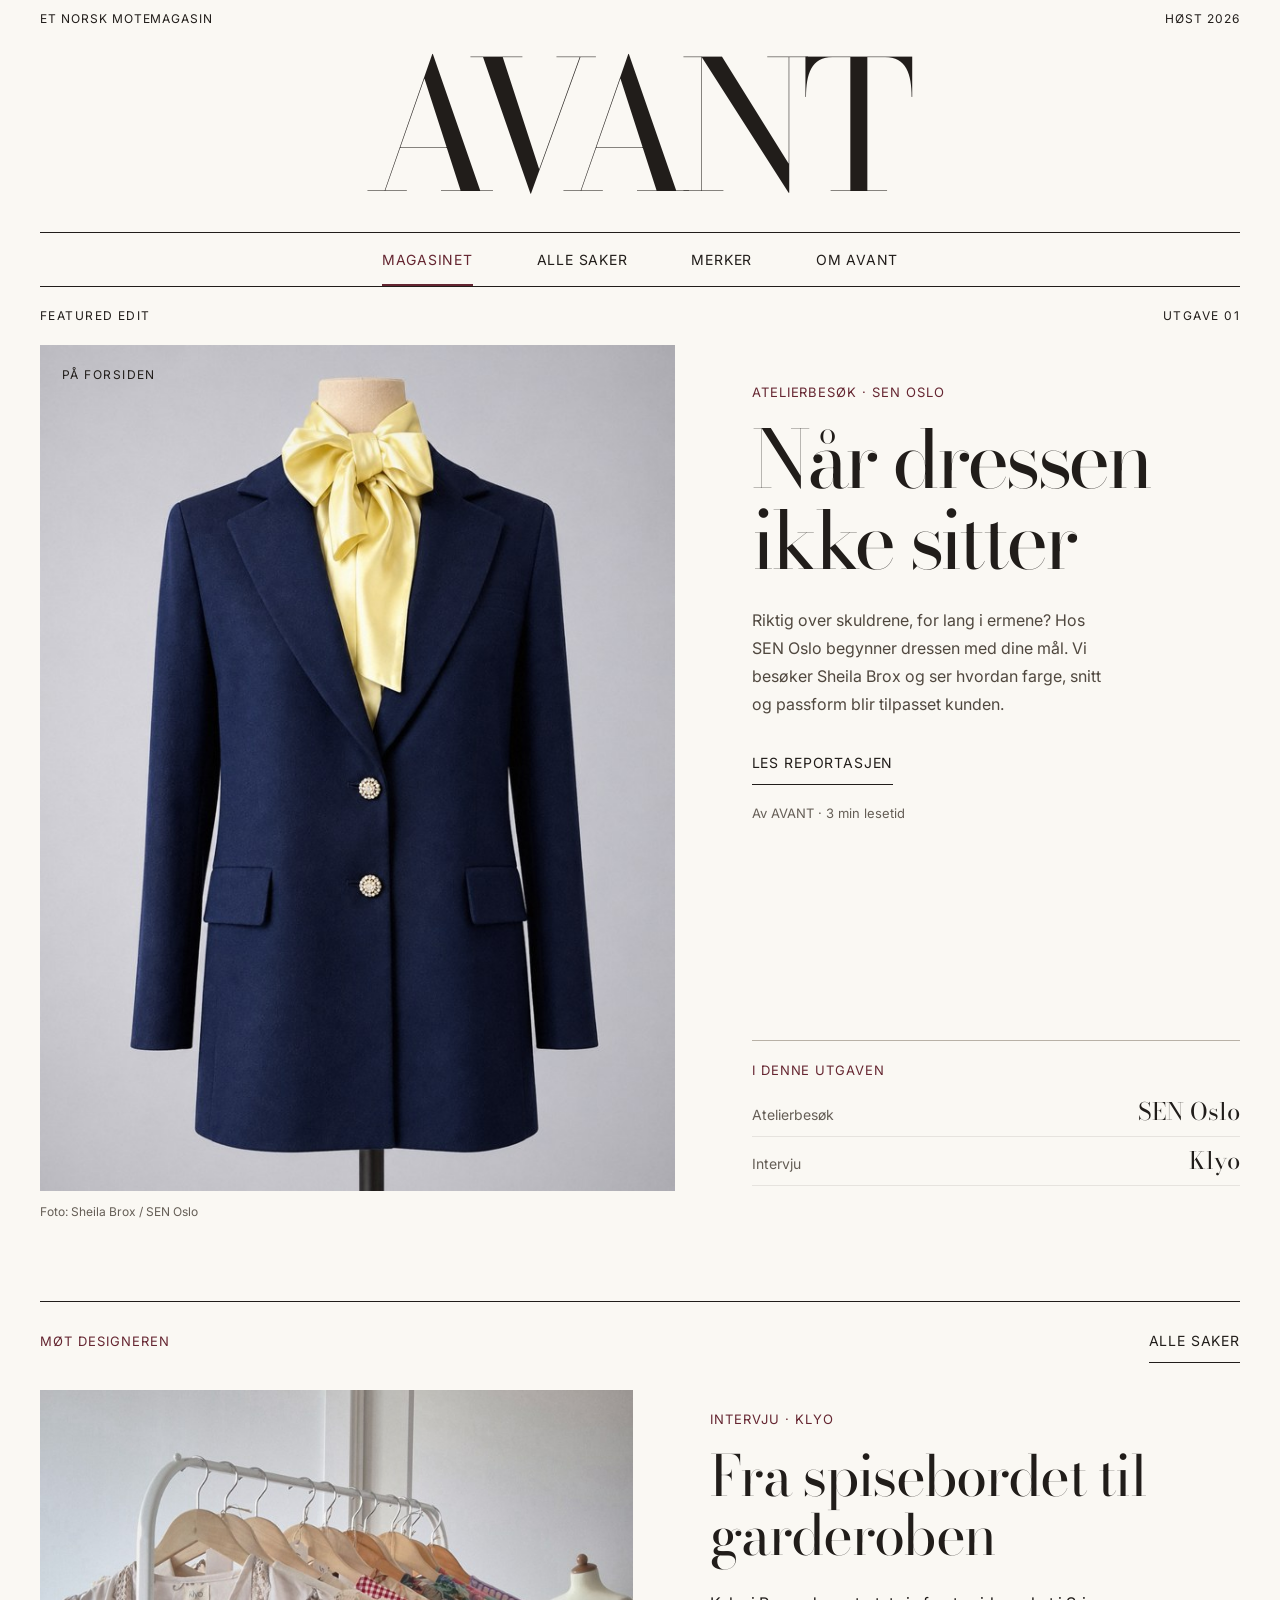
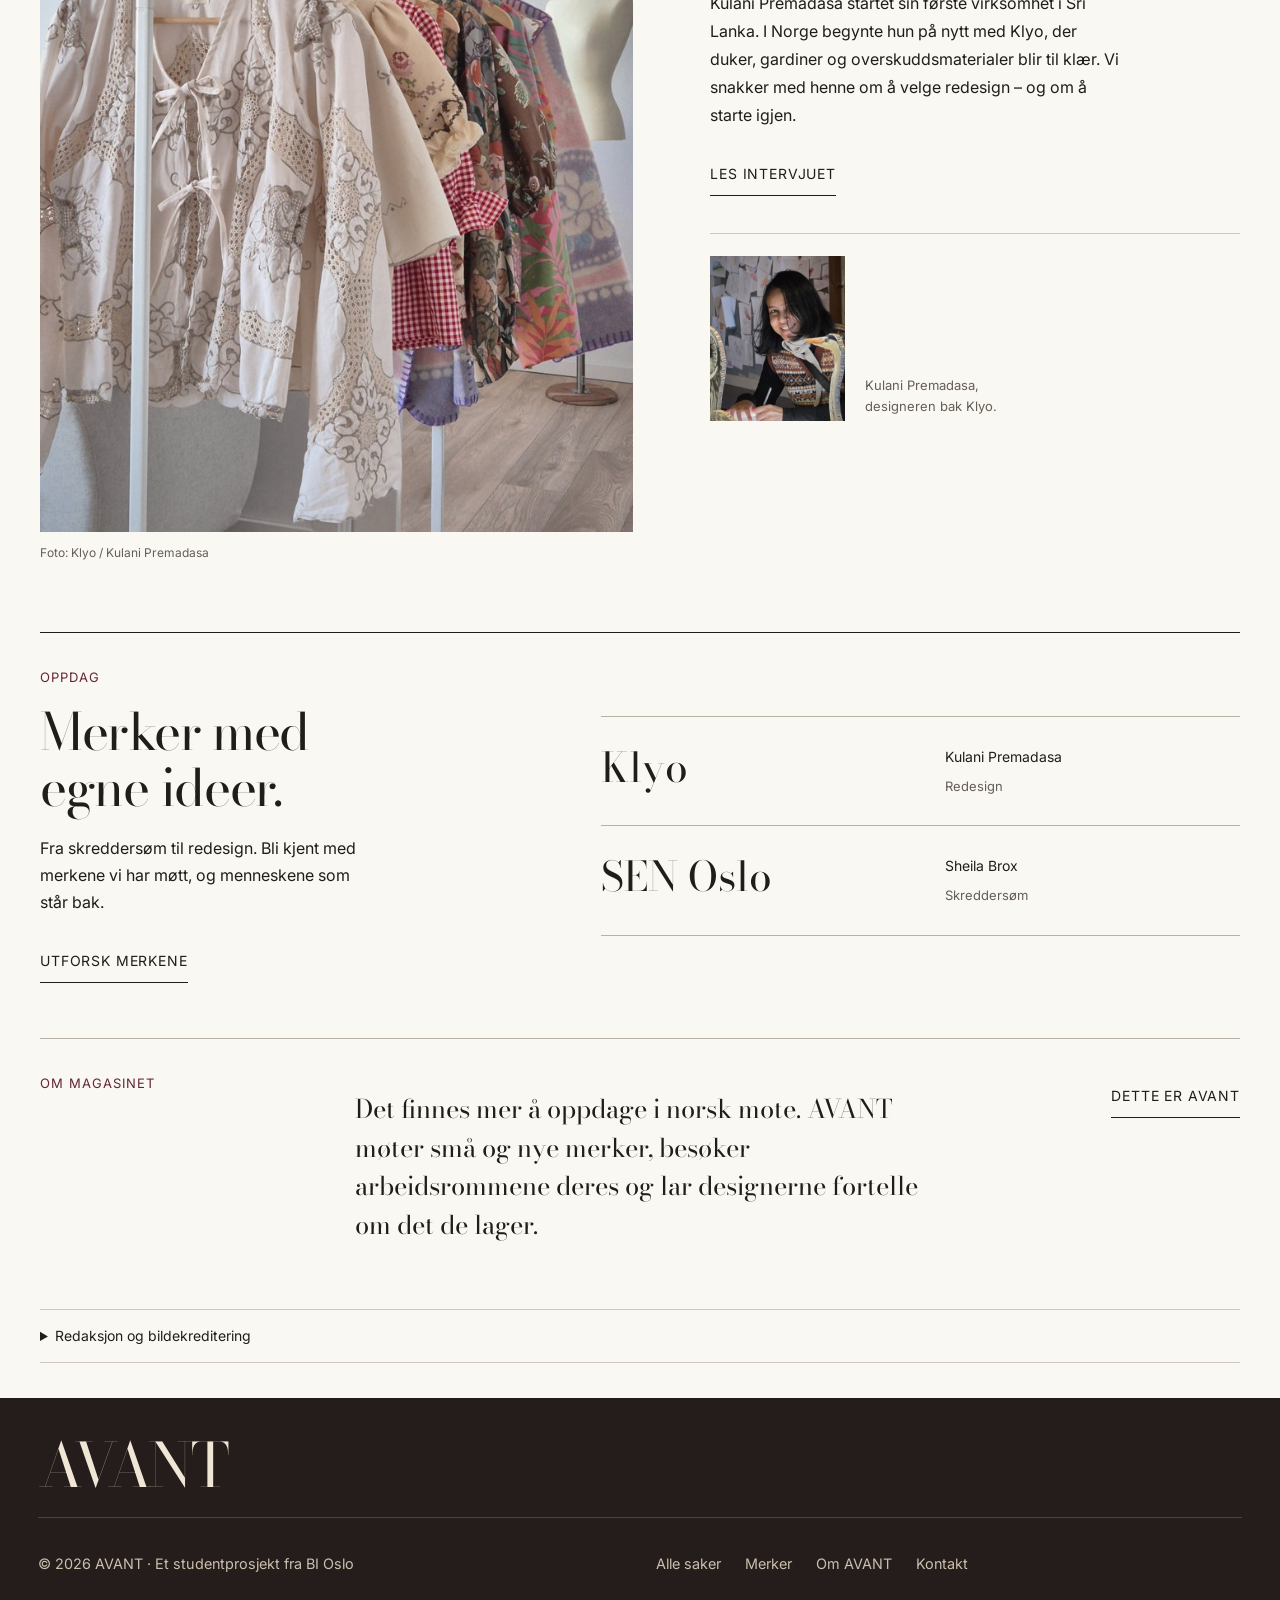
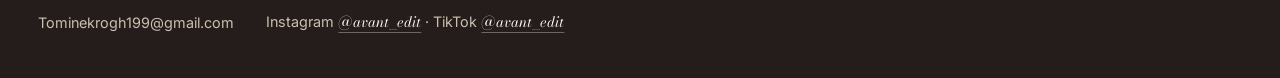
<file: index.html>
<!doctype html>
<html lang="nb" class="no-js"><head>
<meta charset="utf-8"/>
<meta content="width=device-width, initial-scale=1, viewport-fit=cover" name="viewport"/>
<meta content="index, follow" name="robots"/>
<meta content="#F4EFE6" name="theme-color"/>
<link href="assets/favicon.svg" rel="icon" type="image/svg+xml"/>
<link href="assets/favicon-32.png" rel="icon" sizes="32x32" type="image/png"/>
<link href="assets/apple-touch-icon.png" rel="apple-touch-icon"/>
<link href="https://fonts.googleapis.com" rel="preconnect"/>
<link crossorigin="" href="https://fonts.gstatic.com" rel="preconnect"/>
<link href="https://fonts.googleapis.com/css2?family=Bodoni+Moda:ital,opsz,wght@0,6..96,400..600;1,6..96,400..500&amp;family=Inter:wght@400;500&amp;display=swap" rel="stylesheet"/>
<link href="css/style.css" rel="stylesheet"/>
<link href="css/magasin.css" rel="stylesheet"/>
<meta content="website" property="og:type"/>
<meta content="AVANT" property="og:site_name"/>
<meta content="nb_NO" property="og:locale"/>
<meta property="og:image" content="https://avantedit.no/assets/magasin/sen-oslo/design-marine-sloyfe.jpg"/>
<meta property="og:image:alt" content="Marineblå blazer med stor gul sløyfe fra SEN Oslo."/>
<meta content="summary_large_image" name="twitter:card"/>
<meta name="twitter:image" content="https://avantedit.no/assets/magasin/sen-oslo/design-marine-sloyfe.jpg"/>
<script>document.documentElement.classList.remove("no-js")</script>
<title>Featured Edit – et norsk motemagasin | AVANT</title>
<meta name="description" content="Møt designerne bak små og nye norske motemerker. Atelierbesøk, intervjuer og nye perspektiver på garderoben."/>
<meta property="og:title" content="Featured Edit – et norsk motemagasin | AVANT"/>
<meta property="og:description" content="Møt designerne bak små og nye norske motemerker. Atelierbesøk, intervjuer og nye perspektiver på garderoben."/>
<link href="css/editorial.css" rel="stylesheet"/><link href="css/publication.css" rel="stylesheet"/><link href="css/couture.css" rel="stylesheet"/><link rel="stylesheet" href="css/magazine-system.css"/><link rel="canonical" href="https://avantedit.no/"/><meta property="og:url" content="https://avantedit.no/"/></head><body class="editorial publication couture couture-home"><a class="skip" href="#innhold">Hopp til innhold</a><header class="couture-header" id="topp"><div class="couture-top"><span>Et norsk motemagasin</span><span>Høst 2026</span></div><a class="couture-wordmark" href="featured.html" aria-label="AVANT, magasinets forside">AVANT</a><nav class="couture-nav" aria-label="Hovedmeny"><a href="featured.html" aria-current="page">Magasinet</a><a href="saker.html">Alle saker</a><a href="merker.html">Merker</a><a href="om-avant.html">Om AVANT</a></nav></header><main class="couture-main" id="innhold" tabindex="-1"><div class="couture-issue"><span>Featured Edit</span><span>Utgave 01</span></div><section class="cover-story" aria-labelledby="cover-title"><a class="cover-photo" href="featured-sen-oslo.html" aria-label="Når dressen ikke sitter"><img src="assets/magasin/sen-oslo/design-marine-sloyfe.jpg" alt="Marineblå blazer med stor gul sløyfe fra SEN Oslo." width="1086" height="1448" fetchpriority="high" decoding="async" srcset="assets/magasin/sen-oslo/design-marine-sloyfe-900.jpg 675w, assets/magasin/sen-oslo/design-marine-sloyfe.jpg 1086w" sizes="(max-width:699px) calc(100vw - 36px), (max-width:1399px) 46vw, 640px" /><span class="cover-mark">På forsiden</span></a><div class="cover-copy"><div class="cover-intro"><p class="fashion-label">Atelierbesøk · SEN Oslo</p><h1 id="cover-title">Når dressen ikke sitter</h1><p class="cover-deck">Riktig over skuldrene, for lang i ermene? Hos SEN Oslo begynner dressen med dine mål. Vi besøker Sheila Brox og ser hvordan farge, snitt og passform blir tilpasset kunden.</p><a class="fashion-link" href="featured-sen-oslo.html">Les reportasjen</a><p class="entry-meta">Av AVANT · 3 min lesetid</p></div><aside class="cover-contents" aria-label="I utgaven"><p class="fashion-label">I denne utgaven</p><a href="featured-sen-oslo.html"><span>Atelierbesøk</span><strong>SEN Oslo</strong></a><a href="#intervju"><span>Intervju</span><strong>Klyo</strong></a></aside></div></section><p class="cover-credit">Foto: Sheila Brox / SEN Oslo</p><section class="interview-feature" id="intervju" aria-labelledby="interview-title"><div class="feature-rule"><p class="fashion-label">Møt designeren</p><a class="fashion-link" href="saker.html">Alle saker</a></div><div class="interview-layout"><a class="interview-photo" href="featured-klyo.html" aria-label="Fra spisebordet til garderoben"><img src="assets/magasin/klyo/klyo-stativ.jpg" alt="Klyos broderte og mønstrede plagg på stativ." width="1600" height="2000" loading="lazy" decoding="async" srcset="assets/magasin/klyo/klyo-stativ-900.jpg 720w, assets/magasin/klyo/klyo-stativ.jpg 1600w" sizes="(max-width:699px) calc(100vw - 36px), (max-width:1399px) 46vw, 640px" /></a><div class="interview-copy"><p class="fashion-label">Intervju · Klyo</p><h2 id="interview-title">Fra spisebordet til garderoben</h2><p>Kulani Premadasa startet sin første virksomhet i Sri Lanka. I Norge begynte hun på nytt med Klyo, der duker, gardiner og overskuddsmaterialer blir til klær. Vi snakker med henne om å velge redesign – og om å starte igjen.</p><a class="fashion-link" href="featured-klyo.html">Les intervjuet</a><figure class="interview-portrait"><img src="assets/magasin/klyo/klyo-portrett.jpg" alt="Kulani Premadasa ved arbeidsbordet sitt." width="1600" height="2000" loading="lazy" decoding="async" srcset="assets/magasin/klyo/klyo-portrett-900.jpg 720w, assets/magasin/klyo/klyo-portrett.jpg 1600w" sizes="135px" /><figcaption>Kulani Premadasa, designeren bak Klyo.</figcaption></figure></div></div><p class="cover-credit">Foto: Klyo / Kulani Premadasa</p></section><section class="brand-discovery" aria-labelledby="discovery-title"><div><p class="fashion-label">Oppdag</p><h2 id="discovery-title">Merker med<br/>egne ideer.</h2><p>Fra skreddersøm til redesign. Bli kjent med merkene vi har møtt, og menneskene som står bak.</p><a class="fashion-link" href="merker.html">Utforsk merkene</a></div><div><a class="brand-index-row" href="merker.html#klyo"><span>Klyo</span><span>Kulani Premadasa</span><span>Redesign</span></a><a class="brand-index-row" href="merker.html#sen-oslo"><span>SEN Oslo</span><span>Sheila Brox</span><span>Skreddersøm</span></a></div></section><section class="editor-note"><p class="fashion-label">Om magasinet</p><p>Det finnes mer å oppdage i norsk mote. AVANT møter små og nye merker, besøker arbeidsrommene deres og lar designerne fortelle om det de lager.</p><a class="fashion-link" href="om-avant.html">Dette er AVANT</a></section><details class="issue-credits"><summary>Redaksjon og bildekreditering</summary><section aria-labelledby="kolofon-tittel" class="kolofon lys">
<div class="wrap">
<div class="kolofon__hode"><h2 class="smaa" id="kolofon-tittel">Kolofon</h2><p class="kolofon__utgave">Featured Edit <em>Nr. 01</em></p></div>
<dl class="kolofon__liste">
<div><dt>Utgave</dt><dd>01 · Høst 2026</dd></div>
<div><dt>Redaksjon</dt><dd>AVANT, Oslo</dd></div>
<div><dt>Tekst</dt><dd>AVANT. Intervjusvar: Kulani Premadasa</dd></div>
<div><dt>Foto, SEN Oslo</dt><dd>AVANT (besøket). Produktfoto: Sheila Brox / SEN Oslo</dd></div>
<div><dt>Foto og video, Klyo</dt><dd>Klyo / Kulani Premadasa</dd></div>
<div><dt>Bildebehandling</dt><dd>Bildene fra SEN Oslo er digitalt bearbeidet</dd></div>
<div><dt>Utgiver</dt><dd>Et studentprosjekt fra BI Oslo</dd></div>
</dl>
</div>
</section></details></main><footer class="bunn">
<div class="wrap">
<p class="bunn__ordmerke">AVANT</p>
<div class="bunn__rad">
<p style="margin:0">© 2026 AVANT · Et studentprosjekt fra BI Oslo</p>
<nav aria-label="Bunnmeny"><ul><li><a href="saker.html">Alle saker</a></li><li><a href="merker.html">Merker</a></li><li><a href="om-avant.html">Om AVANT</a></li><li><a href="om-avant.html#kontakt">Kontakt</a></li></ul></nav>
<div class="bunn__kontakt">
<a href="mailto:Tominekrogh199@gmail.com">Tominekrogh199@gmail.com</a>
<p class="bunn__sosial">Instagram <a aria-label="@avant_edit på Instagram (åpnes i ny fane)" class="handle" data-sosial="instagram" href="https://www.instagram.com/avant_edit/" rel="noopener" target="_blank">@avant_edit</a> <span aria-hidden="true">·</span> TikTok <a aria-label="@avant_edit på TikTok (åpnes i ny fane)" class="handle" data-sosial="tiktok" href="https://www.tiktok.com/@avant_edit" rel="noopener" target="_blank">@avant_edit</a></p>
</div>
</div>
</div>
</footer><script src="js/config.js"></script><script src="js/main.js"></script></body></html>
</file>
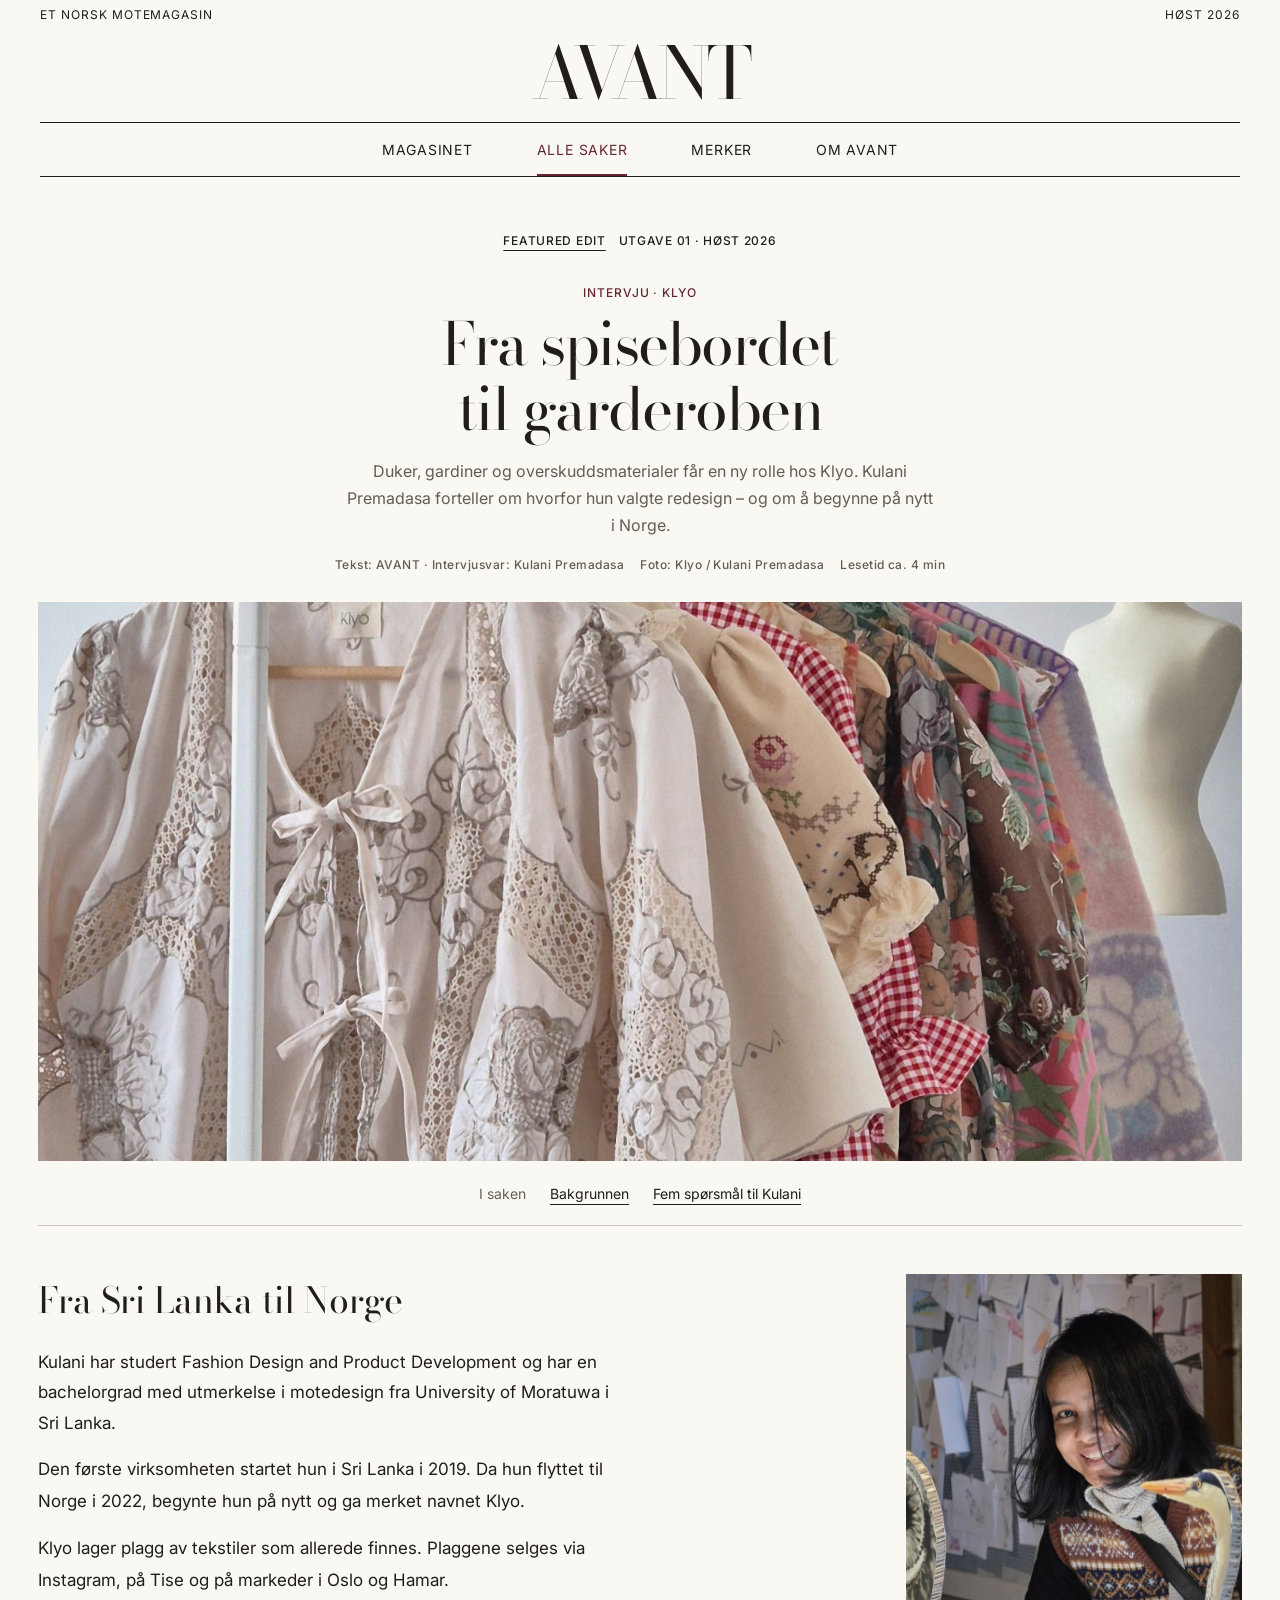
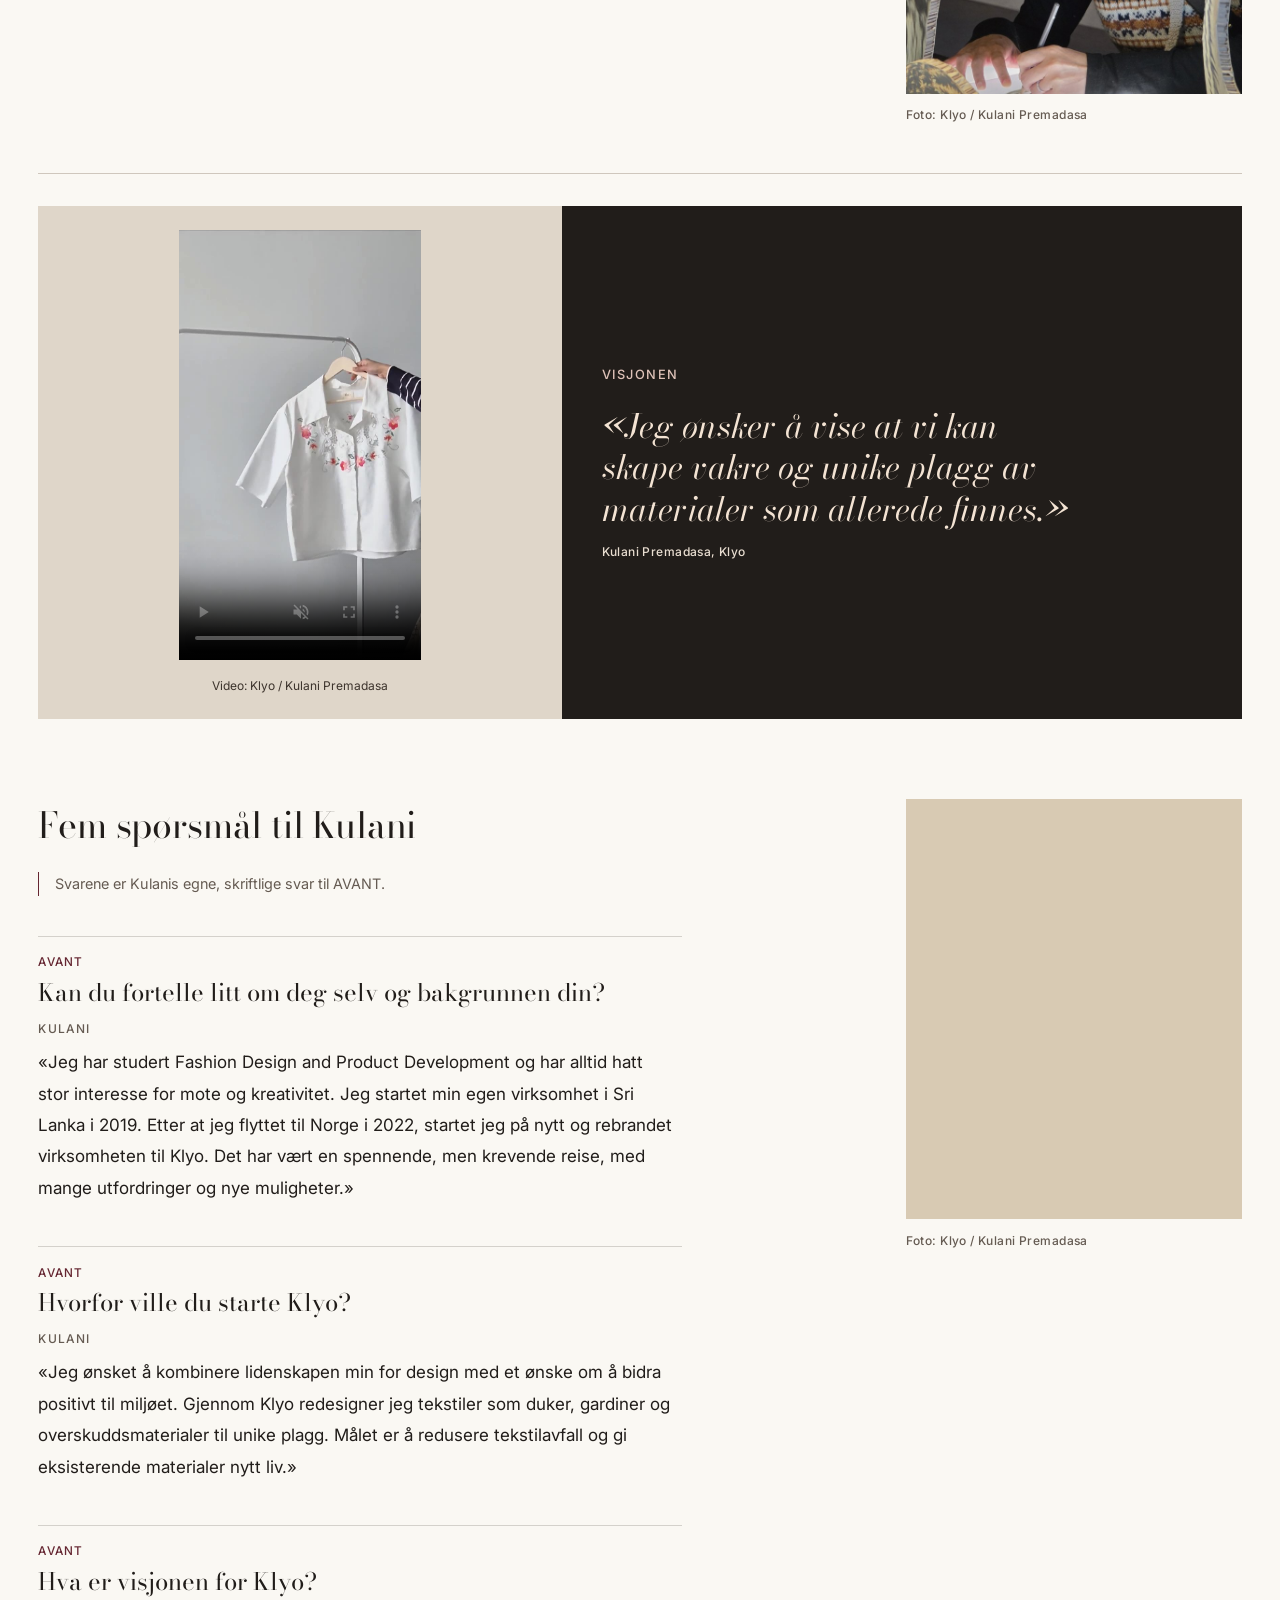
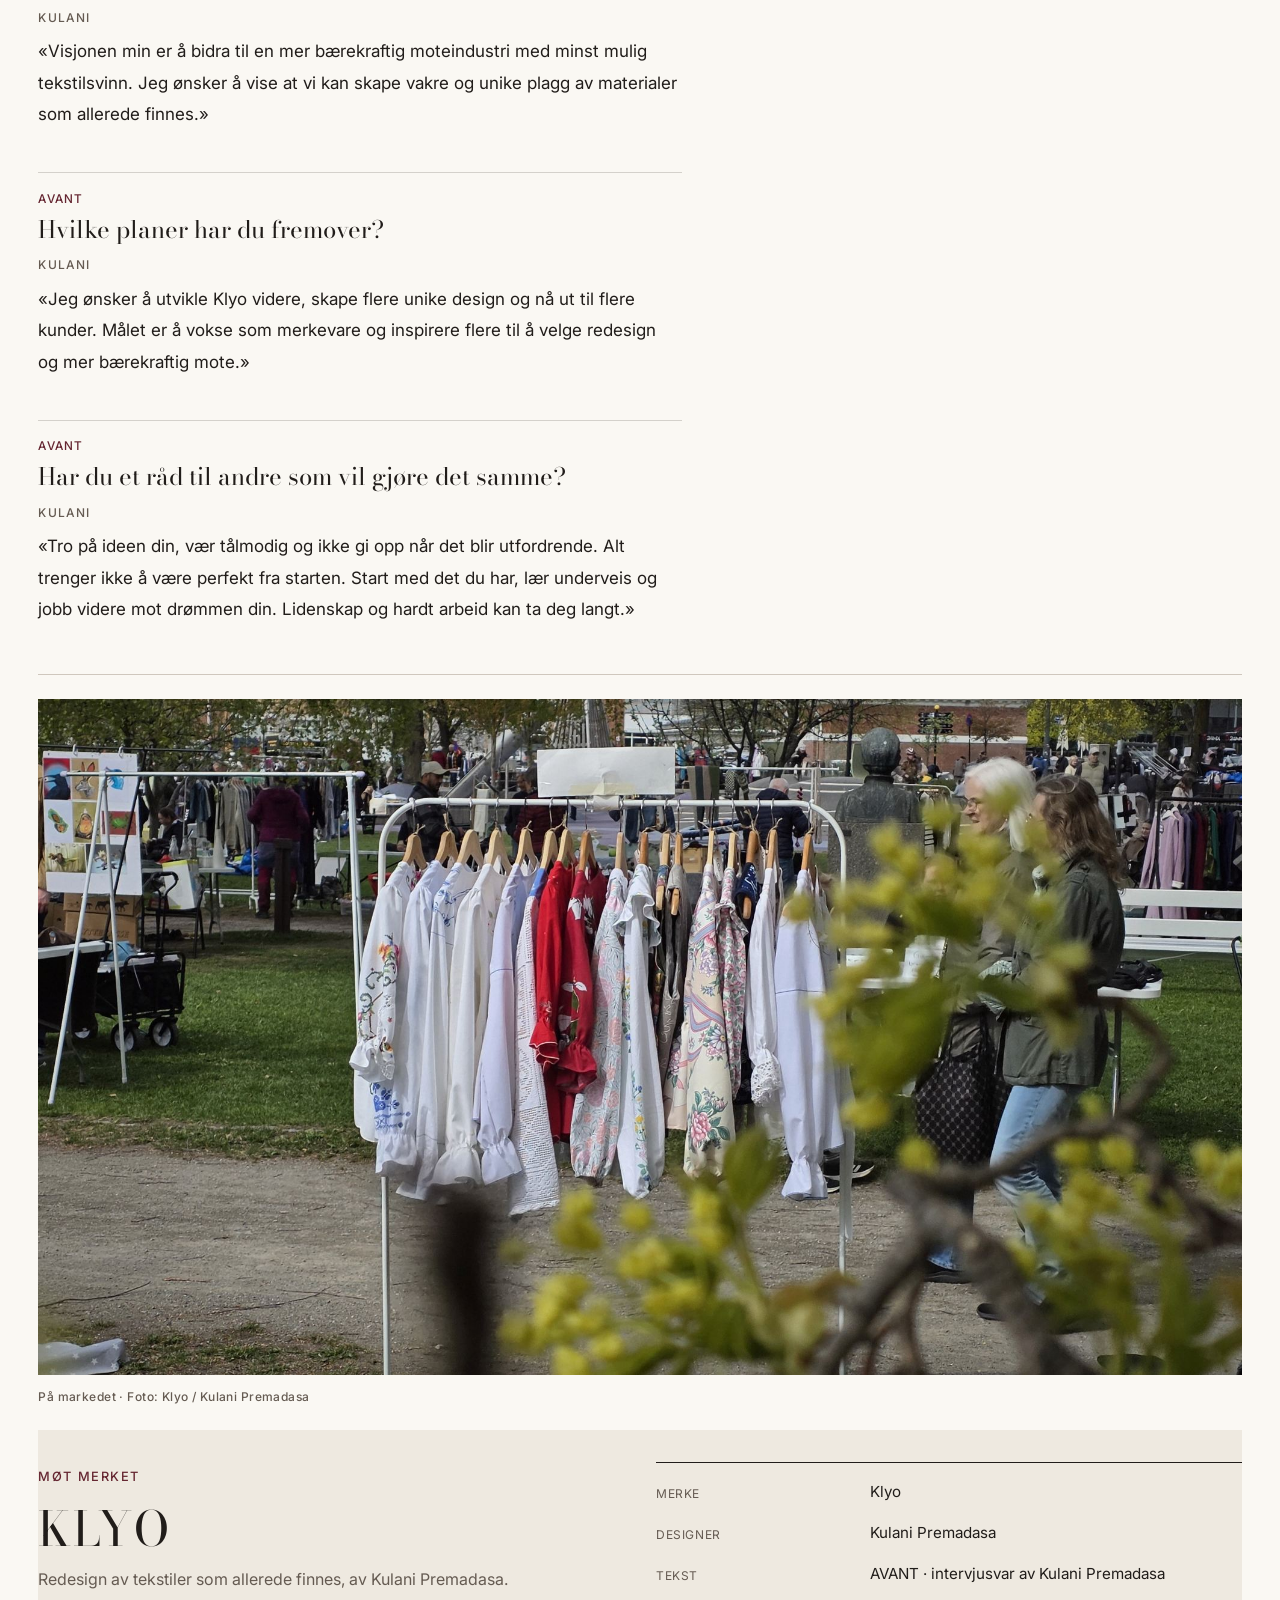
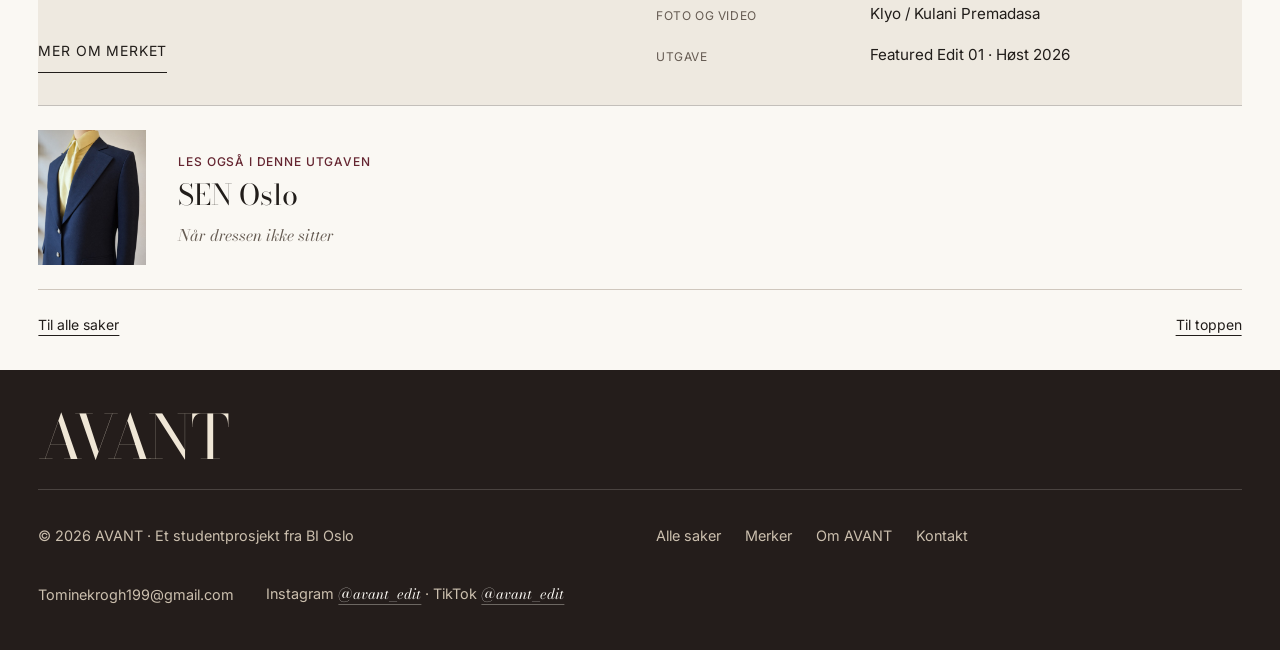
<file: featured-klyo.html>
<!DOCTYPE html>

<html class="no-js" lang="nb">
<head>
<meta charset="utf-8"/>
<meta content="width=device-width, initial-scale=1, viewport-fit=cover" name="viewport"/>
<meta content="index, follow" name="robots"/>
<meta content="#F4EFE6" name="theme-color"/>
<link href="assets/favicon.svg" rel="icon" type="image/svg+xml"/>
<link href="assets/favicon-32.png" rel="icon" sizes="32x32" type="image/png"/>
<link href="assets/apple-touch-icon.png" rel="apple-touch-icon"/>
<link href="https://fonts.googleapis.com" rel="preconnect"/>
<link crossorigin="" href="https://fonts.gstatic.com" rel="preconnect"/>
<link href="https://fonts.googleapis.com/css2?family=Bodoni+Moda:ital,opsz,wght@0,6..96,400..600;1,6..96,400..500&amp;family=Inter:wght@400;500&amp;display=swap" rel="stylesheet"/>
<link href="css/style.css" rel="stylesheet"/>
<link href="css/magasin.css" rel="stylesheet"/>
<meta content="article" property="og:type"/>
<meta content="AVANT" property="og:site_name"/>
<meta content="nb_NO" property="og:locale"/>
<meta content="https://avantedit.no/assets/magasin/klyo/klyo-stativ.jpg" property="og:image"/>
<meta content="Broderte plagg fra Klyo på et stativ i en park." property="og:image:alt"/>
<meta content="summary_large_image" name="twitter:card"/>
<meta content="https://avantedit.no/assets/magasin/klyo/klyo-stativ.jpg" name="twitter:image"/>
<script>document.documentElement.classList.remove("no-js")</script>
<title>Klyo – Fra spisebordet til garderoben | AVANT</title>
<meta content="Kulani Premadasa om redesign, Klyo og å starte på nytt i Norge." name="description"/>
<meta content="Klyo – Fra spisebordet til garderoben" property="og:title"/>
<meta content="Kulani Premadasa om redesign, Klyo og å starte på nytt i Norge." property="og:description"/>
<link href="css/editorial.css" rel="stylesheet"/><link href="css/publication.css" rel="stylesheet"/><link href="css/couture.css" rel="stylesheet"/><link rel="stylesheet" href="css/magazine-system.css"/><link rel="canonical" href="https://avantedit.no/featured-klyo.html"/><meta property="og:url" content="https://avantedit.no/featured-klyo.html"/></head>
<body class="editorial publication publication-article couture couture-article">
<a class="skip" href="#innhold">Hopp til innhold</a>
<div aria-hidden="true" class="lesefremdrift"></div>
<header class="couture-header" id="topp"><div class="couture-top"><span>Et norsk motemagasin</span><span>Høst 2026</span></div><a class="couture-wordmark" href="featured.html" aria-label="AVANT, magasinets forside">AVANT</a><nav class="couture-nav" aria-label="Hovedmeny"><a href="featured.html">Magasinet</a><a href="saker.html" aria-current="location">Alle saker</a><a href="merker.html">Merker</a><a href="om-avant.html">Om AVANT</a></nav></header>
<main class="mag" id="innhold" tabindex="-1">
<article>
<header class="f-aapning">
<div class="f-aapning__bilde"><img alt="Broderte og mønstrede plagg fra Klyo på et stativ." decoding="async" fetchpriority="high" height="2000" sizes="(min-width:1400px) 1200px, calc(100vw - 40px)" src="assets/magasin/klyo/klyo-stativ.jpg" width="1600"/></div>
<div class="f-aapning__tekst">
<div class="f-meta smaa"><a href="featured.html">Featured Edit</a><span>Utgave 01 · Høst 2026</span></div>
<div>
<p class="article-brand">Intervju · Klyo</p>
<h1 class="article-title">Fra spisebordet til garderoben</h1>
<p class="standfirst">Duker, gardiner og overskuddsmaterialer får en ny rolle hos Klyo. Kulani Premadasa forteller om hvorfor hun valgte redesign – og om å begynne på nytt i Norge.</p>
<div class="byline smaa"><span>Tekst: AVANT · Intervjusvar: Kulani Premadasa</span><span>Foto: Klyo / Kulani Premadasa</span><span>Lesetid ca. 4 min</span></div>
</div>
</div>
</header><nav aria-label="I intervjuet" class="article-contents"><span>I saken</span><a href="#k1">Bakgrunnen</a><a href="#k2">Fem spørsmål til Kulani</a></nav>
<section aria-labelledby="k1" class="kapittel lys">
<div class="wrap to-spalter">
<div>
<div class="kap-hode"><h2 id="k1">Fra Sri Lanka <em>til Norge</em></h2></div>
<div class="tekst">
<p class="">Kulani har studert Fashion Design and Product Development og har en bachelorgrad med utmerkelse i motedesign fra University of Moratuwa i Sri Lanka.</p>
<p>Den første virksomheten startet hun i Sri Lanka i 2019. Da hun flyttet til Norge i 2022, begynte hun på nytt og ga merket navnet Klyo.</p>
<p>Klyo lager plagg av tekstiler som allerede finnes. Plaggene selges via Instagram, på Tise og på markeder i Oslo og Hamar.</p>
</div>
</div>
<div class="klistre"><figure class="bilde-inn"><div class="ramme" style="aspect-ratio:1600/2000"><img alt="Designeren ved arbeidsbordet med skisser og moodboard bak seg." decoding="async" height="900" loading="lazy" sizes="(min-width: 980px) 50vw, 100vw" src="assets/magasin/klyo/klyo-portrett-900.jpg" srcset="assets/magasin/klyo/klyo-portrett-900.jpg 720w, assets/magasin/klyo/klyo-portrett.jpg 1600w" width="720"/></div><figcaption class="bt smaa">Foto: Klyo / Kulani Premadasa</figcaption></figure></div>
</div>
</section>
<section aria-label="Sitat" class="pq-spread">
<div class="ramme editor-video"><video aria-label="En hvit brodert bluse fra Klyo på kleshenger" controls="" loop="" muted="" playsinline="" poster="assets/magasin/video/klyo-loop-poster.jpg" preload="metadata"><source src="assets/magasin/video/klyo-loop.mp4" type="video/mp4"/>Nettleseren støtter ikke video.</video><p class="video-credit">Video: Klyo / Kulani Premadasa</p></div>
<div class="pq-spread__tekst">
<p class="kicker kicker--aksent">Visjonen</p>
<blockquote class="pq-spread__lang">«Jeg ønsker å vise at vi kan skape vakre og unike plagg av materialer som allerede finnes.»</blockquote>
<p class="bt smaa pq-spread__kilde">Kulani Premadasa, Klyo</p>
</div>
</section>
<section aria-labelledby="k2" class="kapittel lys">
<div class="wrap to-spalter to-spalter--snu">
<div>
<div class="kap-hode"><h2 id="k2">Fem spørsmål til <em>Kulani</em></h2></div>
<p class="notis">Svarene er Kulanis egne, skriftlige svar til AVANT.</p>
<dl class="qa">
<dt><span class="hvem">AVANT</span>Kan du fortelle litt om deg selv og bakgrunnen din?</dt>
<dd><span class="hvem">Kulani</span>«Jeg har studert Fashion Design and Product Development og har alltid hatt stor interesse for mote og kreativitet. Jeg startet min egen virksomhet i Sri Lanka i 2019. Etter at jeg flyttet til Norge i 2022, startet jeg på nytt og rebrandet virksomheten til Klyo. Det har vært en spennende, men krevende reise, med mange utfordringer og nye muligheter.»</dd>
<dt><span class="hvem">AVANT</span>Hvorfor ville du starte Klyo?</dt>
<dd><span class="hvem">Kulani</span>«Jeg ønsket å kombinere lidenskapen min for design med et ønske om å bidra positivt til miljøet. Gjennom Klyo redesigner jeg tekstiler som duker, gardiner og overskuddsmaterialer til unike plagg. Målet er å redusere tekstilavfall og gi eksisterende materialer nytt liv.»</dd>
<dt><span class="hvem">AVANT</span>Hva er visjonen for Klyo?</dt>
<dd><span class="hvem">Kulani</span>«Visjonen min er å bidra til en mer bærekraftig moteindustri med minst mulig tekstilsvinn. Jeg ønsker å vise at vi kan skape vakre og unike plagg av materialer som allerede finnes.»</dd>
<dt><span class="hvem">AVANT</span>Hvilke planer har du fremover?</dt>
<dd><span class="hvem">Kulani</span>«Jeg ønsker å utvikle Klyo videre, skape flere unike design og nå ut til flere kunder. Målet er å vokse som merkevare og inspirere flere til å velge redesign og mer bærekraftig mote.»</dd>
<dt><span class="hvem">AVANT</span>Har du et råd til andre som vil gjøre det samme?</dt>
<dd><span class="hvem">Kulani</span>«Tro på ideen din, vær tålmodig og ikke gi opp når det blir utfordrende. Alt trenger ikke å være perfekt fra starten. Start med det du har, lær underveis og jobb videre mot drømmen din. Lidenskap og hardt arbeid kan ta deg langt.»</dd>
</dl>
</div>
<div class="klistre"><figure class="bilde-inn"><div class="ramme" style="aspect-ratio:1600/2000"><img alt="Stativ med broderte og mønstrede plagg ved siden av en mannekeng." decoding="async" height="900" loading="lazy" sizes="(min-width: 980px) 45vw, 100vw" src="assets/magasin/klyo/klyo-stativ-900.jpg" srcset="assets/magasin/klyo/klyo-stativ-900.jpg 720w, assets/magasin/klyo/klyo-stativ.jpg 1600w" width="720"/></div><figcaption class="bt smaa">Foto: Klyo / Kulani Premadasa</figcaption></figure></div>
</div>
</section>
<figure class="spread bilde-inn">
<img alt="Klyos stativ med lyse plagg på et utendørsmarked blant trær." decoding="async" height="506" loading="lazy" sizes="100vw" src="assets/magasin/klyo/klyo-marked-900.jpg" srcset="assets/magasin/klyo/klyo-marked-900.jpg 900w, assets/magasin/klyo/klyo-marked.jpg 2000w" width="900"/>
<figcaption class="bt smaa">På markedet · Foto: Klyo / Kulani Premadasa</figcaption>
</figure>
<section class="krem-2">
<div class="wrap kred">
<div>
<p class="kicker kicker--aksent">Møt merket</p>
<p class="ordmerke-merke kred__merke">Klyo</p>
<p class="standfirst">Redesign av tekstiler som allerede finnes, av Kulani Premadasa.</p>
<div class="knapper"><a class="fashion-link" href="merker.html#klyo">Mer om merket</a></div>
</div>
<dl>
<dt>Merke</dt><dd>Klyo</dd>
<dt>Designer</dt><dd>Kulani Premadasa</dd>
<dt>Tekst</dt><dd>AVANT · intervjusvar av Kulani Premadasa</dd>
<dt>Foto og video</dt><dd>Klyo / Kulani Premadasa</dd>
<dt>Utgave</dt><dd>Featured Edit 01 · Høst 2026</dd>
</dl>
</div>
</section>
</article>
<a aria-label="Les også: Når dressen ikke sitter" class="next-story" href="featured-sen-oslo.html">
<img alt="" decoding="async" height="900" loading="lazy" sizes="(max-width:639px) 85px, 110px" src="assets/magasin/sen-oslo/design-marine-gul-900.jpg" srcset="assets/magasin/sen-oslo/design-marine-gul-900.jpg 720w, assets/magasin/sen-oslo/design-marine-gul.jpg 1086w" width="720"/>
<div class="wrap">
<p class="kicker neste__kicker">Les også i denne utgaven</p>
<p class="next-brand">SEN Oslo </p>
<p class="neste__tittel">Når dressen ikke sitter</p>
</div>
</a>
<nav class="article-return" aria-label="Videre i magasinet"><a href="saker.html">Til alle saker</a><a href="#topp">Til toppen</a></nav></main>
<footer class="bunn">
<div class="wrap">
<p class="bunn__ordmerke">AVANT</p>
<div class="bunn__rad">
<p style="margin:0">© 2026 AVANT · Et studentprosjekt fra BI Oslo</p>
<nav aria-label="Bunnmeny"><ul><li><a href="saker.html">Alle saker</a></li><li><a href="merker.html">Merker</a></li><li><a href="om-avant.html">Om AVANT</a></li><li><a href="om-avant.html#kontakt">Kontakt</a></li></ul></nav>
<div class="bunn__kontakt">
<a href="mailto:Tominekrogh199@gmail.com">Tominekrogh199@gmail.com</a>
<p class="bunn__sosial">Instagram <a aria-label="@avant_edit på Instagram (åpnes i ny fane)" class="handle" data-sosial="instagram" href="https://www.instagram.com/avant_edit/" rel="noopener" target="_blank">@avant_edit</a> <span aria-hidden="true">·</span> TikTok <a aria-label="@avant_edit på TikTok (åpnes i ny fane)" class="handle" data-sosial="tiktok" href="https://www.tiktok.com/@avant_edit" rel="noopener" target="_blank">@avant_edit</a></p>
</div>
</div>
</div>
</footer>
<script src="js/config.js"></script>
<script src="js/main.js"></script>
<script src="js/magasin.js"></script>
</body>
</html>
</file>
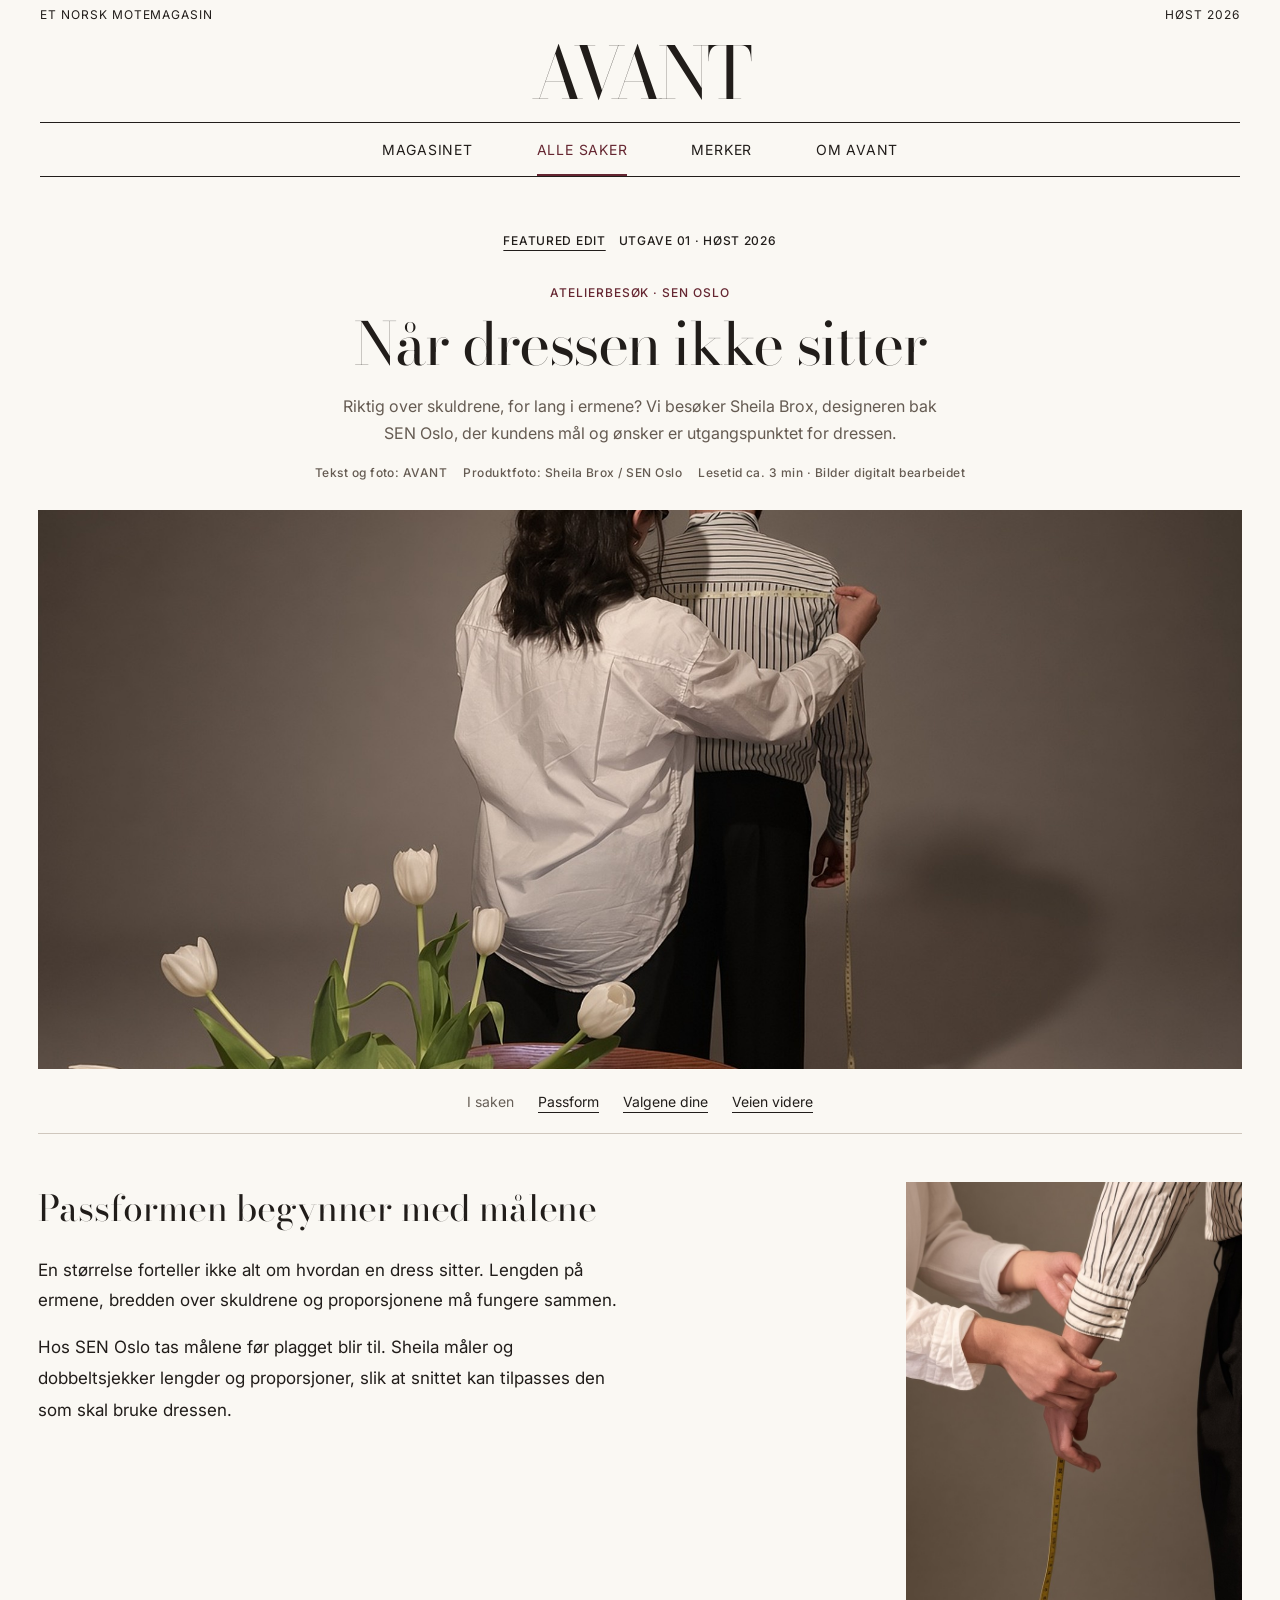
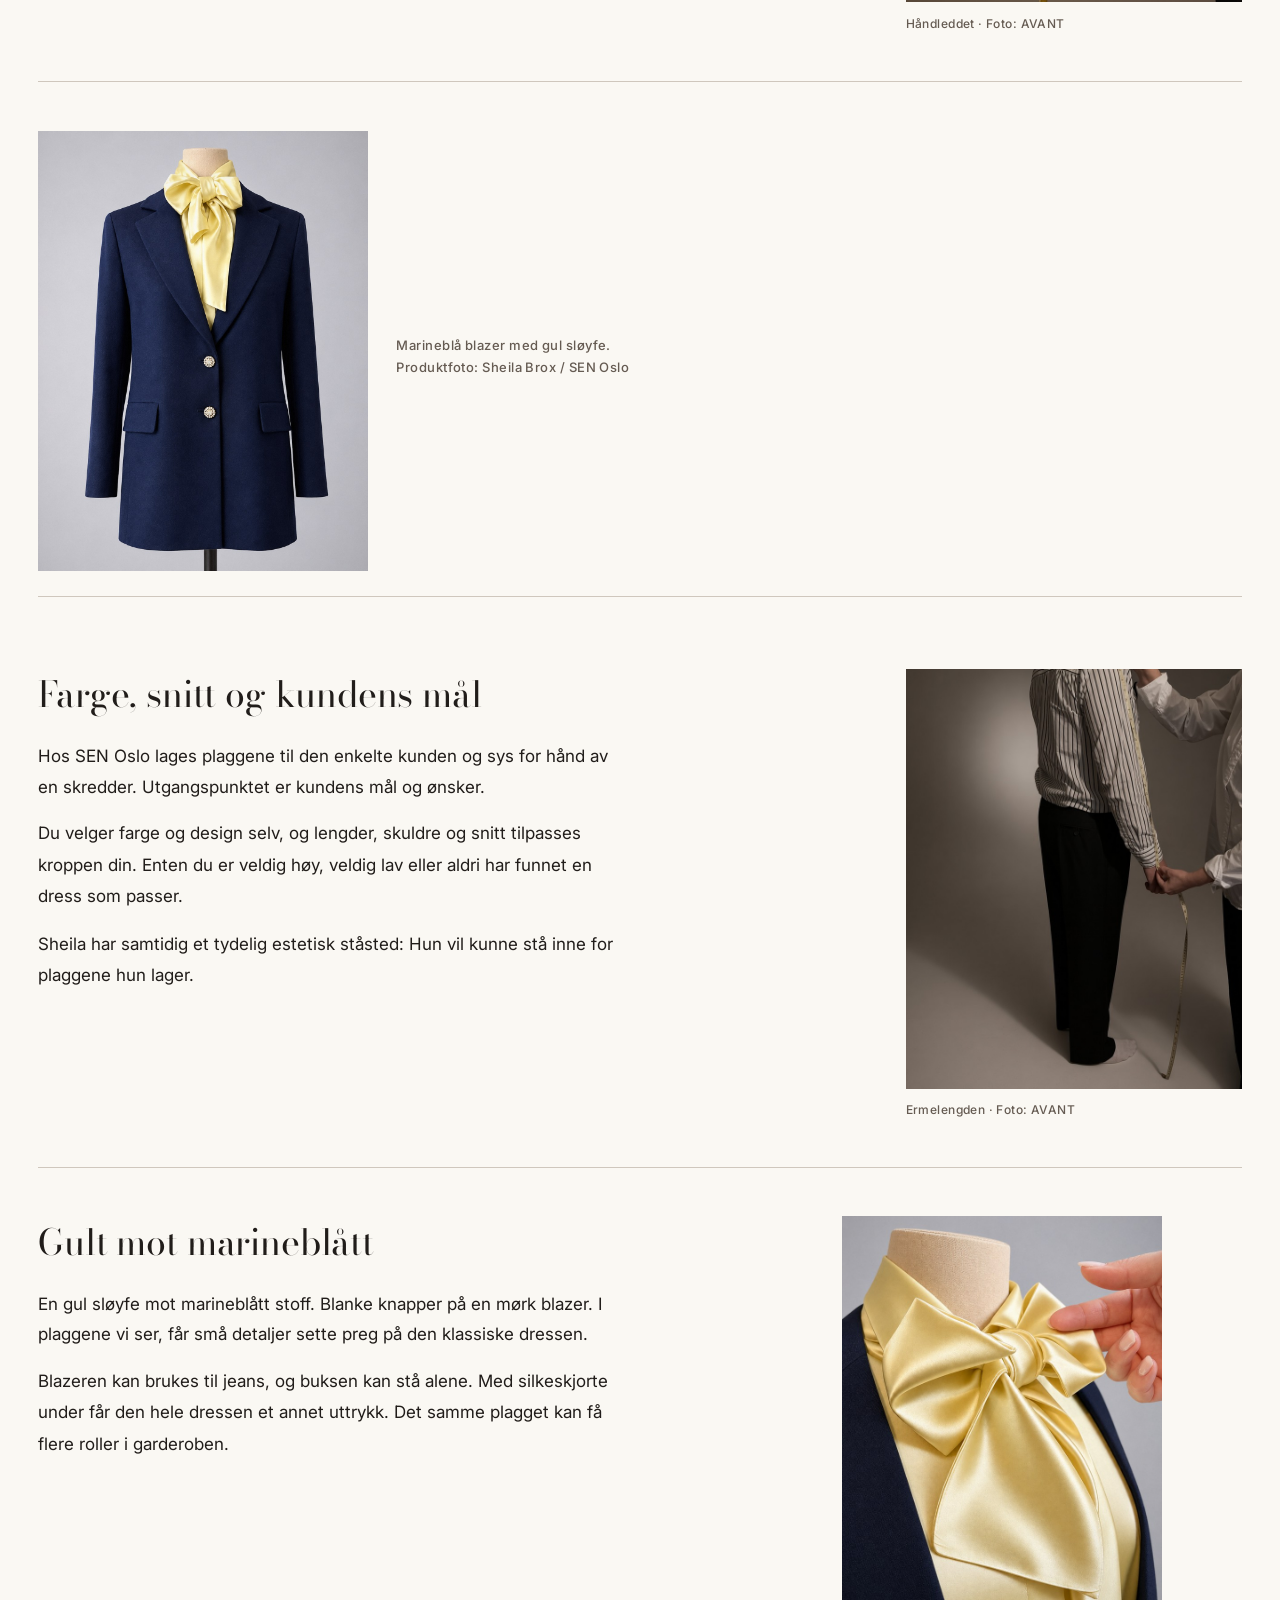
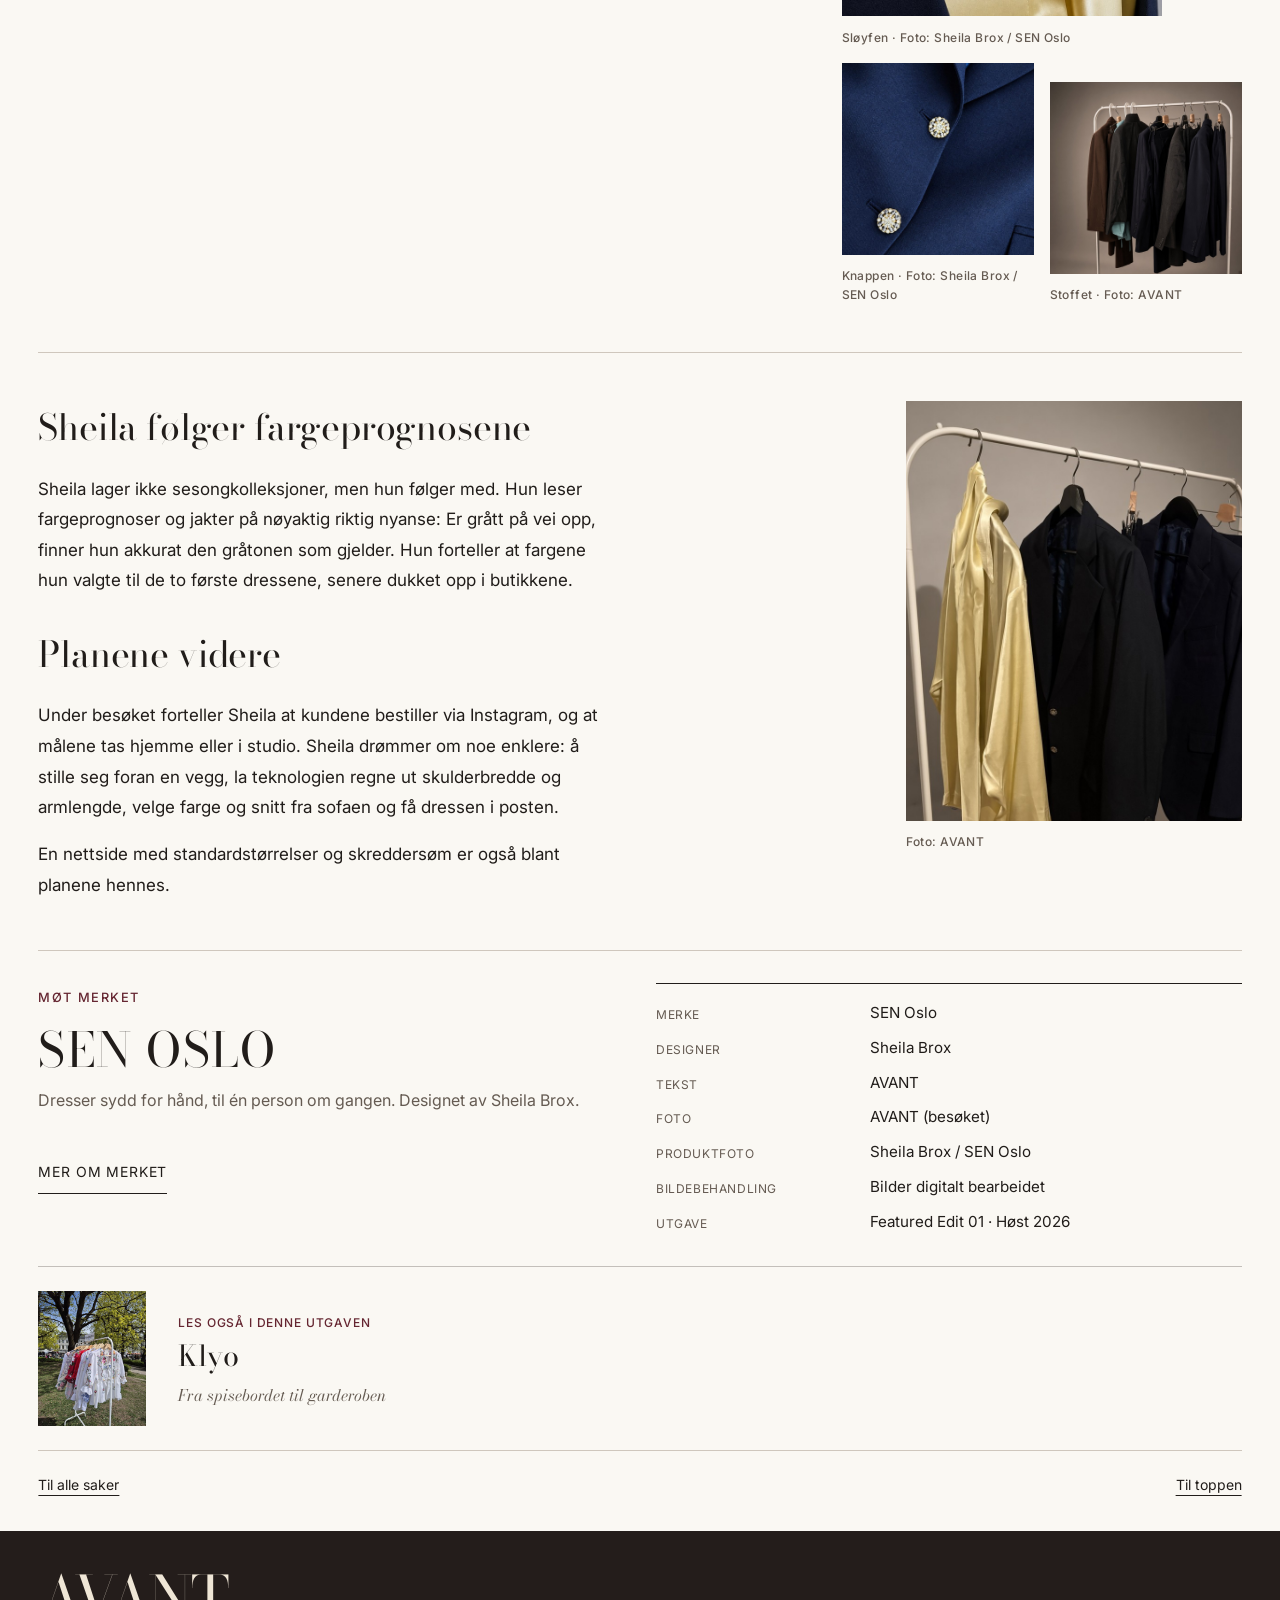
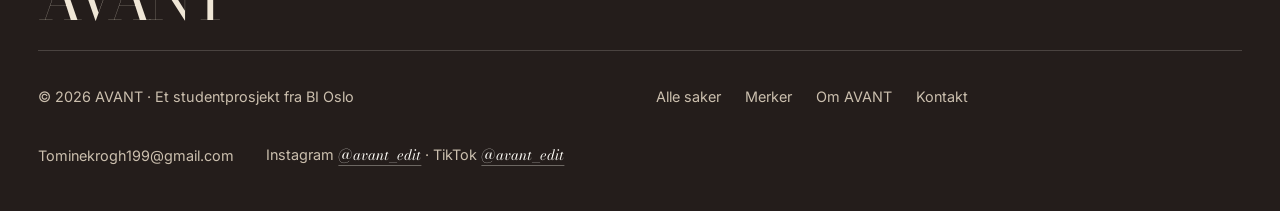
<file: featured-sen-oslo.html>
<!DOCTYPE html>

<html class="no-js" lang="nb">
<head>
<meta charset="utf-8"/>
<meta content="width=device-width, initial-scale=1, viewport-fit=cover" name="viewport"/>
<meta content="index, follow" name="robots"/>
<meta content="#F4EFE6" name="theme-color"/>
<link href="assets/favicon.svg" rel="icon" type="image/svg+xml"/>
<link href="assets/favicon-32.png" rel="icon" sizes="32x32" type="image/png"/>
<link href="assets/apple-touch-icon.png" rel="apple-touch-icon"/>
<link href="https://fonts.googleapis.com" rel="preconnect"/>
<link crossorigin="" href="https://fonts.gstatic.com" rel="preconnect"/>
<link href="https://fonts.googleapis.com/css2?family=Bodoni+Moda:ital,opsz,wght@0,6..96,400..600;1,6..96,400..500&amp;family=Inter:wght@400;500&amp;display=swap" rel="stylesheet"/>
<link href="css/style.css" rel="stylesheet"/>
<link href="css/magasin.css" rel="stylesheet"/>
<meta content="article" property="og:type"/>
<meta content="AVANT" property="og:site_name"/>
<meta content="nb_NO" property="og:locale"/>
<meta content="https://avantedit.no/assets/magasin/sen-oslo/design-marine-sloyfe.jpg" property="og:image"/>
<meta content="Marineblå blazer med gul sløyfe fra SEN Oslo." property="og:image:alt"/>
<meta content="summary_large_image" name="twitter:card"/>
<meta content="https://avantedit.no/assets/magasin/sen-oslo/design-marine-sloyfe.jpg" name="twitter:image"/>
<script>document.documentElement.classList.remove("no-js")</script>
<title>SEN Oslo – Når dressen ikke sitter | AVANT</title>
<meta content="Vi besøker Sheila Brox og ser hvordan en dress tilpasses hos SEN Oslo." name="description"/>
<meta content="SEN Oslo – Når dressen ikke sitter" property="og:title"/>
<meta content="Vi besøker Sheila Brox og ser hvordan en dress tilpasses hos SEN Oslo." property="og:description"/>
<link href="css/editorial.css" rel="stylesheet"/><link href="css/publication.css" rel="stylesheet"/><link href="css/couture.css" rel="stylesheet"/><link rel="stylesheet" href="css/magazine-system.css"/><link rel="canonical" href="https://avantedit.no/featured-sen-oslo.html"/><meta property="og:url" content="https://avantedit.no/featured-sen-oslo.html"/></head>
<body class="editorial publication publication-article couture couture-article">
<a class="skip" href="#innhold">Hopp til innhold</a>
<div aria-hidden="true" class="lesefremdrift"></div>
<header class="couture-header" id="topp"><div class="couture-top"><span>Et norsk motemagasin</span><span>Høst 2026</span></div><a class="couture-wordmark" href="featured.html" aria-label="AVANT, magasinets forside">AVANT</a><nav class="couture-nav" aria-label="Hovedmeny"><a href="featured.html">Magasinet</a><a href="saker.html" aria-current="location">Alle saker</a><a href="merker.html">Merker</a><a href="om-avant.html">Om AVANT</a></nav></header>
<main class="mag" id="innhold" tabindex="-1">
<article>
<header class="f-aapning">
<div class="f-aapning__bilde"><img alt="Sheila måler en kunde hos SEN Oslo, sett bakfra." decoding="async" fetchpriority="high" height="1125" sizes="(min-width:1400px) 1200px, calc(100vw - 40px)" src="assets/magasin/sen-oslo/sen-stue.jpg" width="2000"/></div>
<div class="f-aapning__tekst">
<div class="f-meta smaa"><a href="featured.html">Featured Edit</a><span>Utgave 01 · Høst 2026</span></div>
<div>
<p class="article-brand">Atelierbesøk · SEN Oslo</p>
<h1 class="article-title">Når dressen ikke sitter</h1>
<p class="standfirst">Riktig over skuldrene, for lang i ermene? Vi besøker Sheila Brox, designeren bak SEN Oslo, der kundens mål og ønsker er utgangspunktet for dressen.</p>
<div class="byline smaa"><span>Tekst og foto: AVANT</span><span>Produktfoto: Sheila Brox / SEN Oslo</span><span>Lesetid ca. 3 min · Bilder digitalt bearbeidet</span></div>
</div>
</div>
</header><nav class="article-contents" aria-label="I reportasjen"><span>I saken</span><a href="#k1">Passform</a><a href="#k2">Valgene dine</a><a href="#k5">Veien videre</a></nav>
<section aria-labelledby="k1" class="kapittel lys">
<div class="wrap to-spalter">
<div>
<div class="kap-hode"><h2 id="k1">Passformen begynner med målene</h2></div>
<div class="tekst">
<p class="">En størrelse forteller ikke alt om hvordan en dress sitter. Lengden på ermene, bredden over skuldrene og proporsjonene må fungere sammen.</p>
<p>Hos SEN Oslo tas målene før plagget blir til. Sheila måler og dobbeltsjekker lengder og proporsjoner, slik at snittet kan tilpasses den som skal bruke dressen.</p>
</div>
</div>
<div class="klistre">
<figure class="bilde-inn"><div class="ramme" style="aspect-ratio:1300/1625"><img alt="Hånden med målebånd ved kundens håndledd." decoding="async" height="900" loading="lazy" sizes="(min-width: 980px) 38vw, 100vw" src="assets/magasin/sen-oslo/sen-handledd-900.jpg" srcset="assets/magasin/sen-oslo/sen-handledd-900.jpg 720w, assets/magasin/sen-oslo/sen-handledd.jpg 1300w" width="720"/></div><figcaption class="bt smaa">Håndleddet · Foto: AVANT</figcaption></figure>
</div>
</div>
</section>
<figure class="spread product-spread">
<img alt="Marineblå blazer med gul sløyfe fra SEN Oslo." decoding="async" height="1448" loading="lazy" src="assets/magasin/sen-oslo/design-marine-sloyfe.jpg" width="1086"/>
<figcaption class="bt smaa">Marineblå blazer med gul sløyfe. Produktfoto: Sheila Brox / SEN Oslo</figcaption>
</figure>
<section aria-labelledby="k2" class="kapittel krem-2">
<div class="wrap to-spalter to-spalter--snu">
<div>
<div class="kap-hode"><h2 id="k2">Farge, snitt og kundens mål</h2></div>
<div class="tekst">
<p>Hos SEN Oslo lages plaggene til den enkelte kunden og sys for hånd av en skredder. Utgangspunktet er kundens mål og ønsker.</p>
<p>Du velger farge og design selv, og lengder, skuldre og snitt tilpasses kroppen din. Enten du er veldig høy, veldig lav eller aldri har funnet en dress som passer.</p>
<p>Sheila har samtidig et tydelig estetisk ståsted: Hun vil kunne stå inne for plaggene hun lager.</p>
</div>
</div>
<div class="klistre">
<figure class="bilde-inn"><div class="ramme" style="aspect-ratio:1599/2000"><img alt="Kunden med ryggen til mens Sheila måler ermelengden." decoding="async" height="900" loading="lazy" sizes="(min-width: 980px) 50vw, 100vw" src="assets/magasin/sen-oslo/sen-ryggen-900.jpg" srcset="assets/magasin/sen-oslo/sen-ryggen-900.jpg 720w, assets/magasin/sen-oslo/sen-ryggen.jpg 1599w" width="720"/></div><figcaption class="bt smaa">Ermelengden · Foto: AVANT</figcaption></figure>
</div>
</div>
</section>
<section aria-labelledby="k3" class="kapittel krem-2">
<div class="wrap to-spalter">
<div>
<div class="kap-hode"><h2 id="k3">Gult mot marineblått</h2></div>
<div class="tekst">
<p>En gul sløyfe mot marineblått stoff. Blanke knapper på en mørk blazer. I plaggene vi ser, får små detaljer sette preg på den klassiske dressen.</p>
<p>Blazeren kan brukes til jeans, og buksen kan stå alene. Med silkeskjorte under får den hele dressen et annet uttrykk. Det samme plagget kan få flere roller i garderoben.</p>
</div>
</div>
<div class="trio">
<figure class="bilde-inn"><div class="ramme" style="aspect-ratio:1086/1357"><img alt="Gul sløyfe i satin mot en marineblå jakke." decoding="async" height="900" loading="lazy" sizes="(min-width: 880px) 28vw, 100vw" src="assets/magasin/sen-oslo/design-gul-sloyfe-900.jpg" srcset="assets/magasin/sen-oslo/design-gul-sloyfe-900.jpg 720w, assets/magasin/sen-oslo/design-gul-sloyfe.jpg 1086w" width="720"/></div><figcaption class="bt smaa">Sløyfen · Foto: Sheila Brox / SEN Oslo</figcaption></figure>
<figure class="bilde-inn"><div class="ramme" style="aspect-ratio:868/868"><img alt="Nærbilde av en blank knapp på en marineblå blazer." decoding="async" height="868" loading="lazy" sizes="(min-width: 880px) 20vw, 50vw" src="assets/magasin/sen-oslo/design-knapp-900.jpg" srcset="assets/magasin/sen-oslo/design-knapp-900.jpg 868w, assets/magasin/sen-oslo/design-knapp.jpg 868w" width="868"/></div><figcaption class="bt smaa">Knappen · Foto: Sheila Brox / SEN Oslo</figcaption></figure>
<figure class="bilde-inn"><div class="ramme" style="aspect-ratio:1638/1638"><img alt="Dresser i mørk ull og tweed side om side på et stativ." decoding="async" height="900" loading="lazy" sizes="(min-width: 880px) 20vw, 50vw" src="assets/magasin/sen-oslo/sen-stoff-900.jpg" srcset="assets/magasin/sen-oslo/sen-stoff-900.jpg 900w, assets/magasin/sen-oslo/sen-stoff.jpg 1638w" width="900"/></div><figcaption class="bt smaa">Stoffet · Foto: AVANT</figcaption></figure>
</div>
</div>
</section>
<section aria-labelledby="k4" class="kapittel lys">
<div class="wrap to-spalter to-spalter--snu">
<div>
<div class="kap-hode"><h2 id="k4">Sheila følger fargeprognosene</h2></div>
<div class="tekst">
<p>Sheila lager ikke sesongkolleksjoner, men hun følger med. Hun leser fargeprognoser og jakter på nøyaktig riktig nyanse: Er grått på vei opp, finner hun akkurat den gråtonen som gjelder. Hun forteller at fargene hun valgte til de to første dressene, senere dukket opp i butikkene.</p>
</div>
<div class="kap-hode kap-hode--neste"><h2 id="k5">Planene videre</h2></div>
<div class="tekst">
<p>Under besøket forteller Sheila at kundene bestiller via Instagram, og at målene tas hjemme eller i studio. Sheila drømmer om noe enklere: å stille seg foran en vegg, la teknologien regne ut skulderbredde og armlengde, velge farge og snitt fra sofaen og få dressen i posten.</p>
<p>En nettside med standardstørrelser og skreddersøm er også blant planene hennes.</p>
</div>
</div>
<div class="klistre">
<figure class="bilde-inn"><div class="ramme" style="aspect-ratio:1521/1901"><img alt="Dresser og en lys gul jakke på et hvitt stativ." decoding="async" height="900" loading="lazy" sizes="(min-width: 880px) 30vw, 50vw" src="assets/magasin/sen-oslo/sen-stativ-gul-900.jpg" srcset="assets/magasin/sen-oslo/sen-stativ-gul-900.jpg 720w, assets/magasin/sen-oslo/sen-stativ-gul.jpg 1521w" width="720"/></div><figcaption class="bt smaa">Foto: AVANT</figcaption></figure>
</div>
</div>
</section>
<section class="lys">
<div class="wrap kred">
<div>
<p class="kicker kicker--aksent">Møt merket</p>
<p class="ordmerke-merke kred__merke">SEN Oslo</p>
<p class="standfirst">Dresser sydd for hånd, til én person om gangen. Designet av Sheila Brox.</p>
<div class="knapper"><a class="fashion-link" href="merker.html#sen-oslo">Mer om merket</a></div>
</div>
<dl>
<dt>Merke</dt><dd>SEN Oslo</dd>
<dt>Designer</dt><dd>Sheila Brox</dd>
<dt>Tekst</dt><dd>AVANT</dd>
<dt>Foto</dt><dd>AVANT (besøket)</dd>
<dt>Produktfoto</dt><dd>Sheila Brox / SEN Oslo</dd>
<dt>Bildebehandling</dt><dd>Bilder digitalt bearbeidet</dd>
<dt>Utgave</dt><dd>Featured Edit 01 · Høst 2026</dd>
</dl>
</div>
</section>
</article>
<a aria-label="Les også: Fra spisebordet til garderoben" class="next-story" href="featured-klyo.html">
<img alt="" decoding="async" height="900" loading="lazy" sizes="(max-width:639px) 85px, 110px" src="assets/magasin/klyo/klyo-park-900.jpg" srcset="assets/magasin/klyo/klyo-park-900.jpg 720w, assets/magasin/klyo/klyo-park.jpg 1200w" width="720"/>
<div class="wrap">
<p class="kicker neste__kicker">Les også i denne utgaven</p>
<p class="next-brand">Klyo </p>
<p class="neste__tittel">Fra spisebordet til garderoben</p>
</div>
</a>
<nav class="article-return" aria-label="Videre i magasinet"><a href="saker.html">Til alle saker</a><a href="#topp">Til toppen</a></nav></main>
<footer class="bunn">
<div class="wrap">
<p class="bunn__ordmerke">AVANT</p>
<div class="bunn__rad">
<p style="margin:0">© 2026 AVANT · Et studentprosjekt fra BI Oslo</p>
<nav aria-label="Bunnmeny"><ul><li><a href="saker.html">Alle saker</a></li><li><a href="merker.html">Merker</a></li><li><a href="om-avant.html">Om AVANT</a></li><li><a href="om-avant.html#kontakt">Kontakt</a></li></ul></nav>
<div class="bunn__kontakt">
<a href="mailto:Tominekrogh199@gmail.com">Tominekrogh199@gmail.com</a>
<p class="bunn__sosial">Instagram <a aria-label="@avant_edit på Instagram (åpnes i ny fane)" class="handle" data-sosial="instagram" href="https://www.instagram.com/avant_edit/" rel="noopener" target="_blank">@avant_edit</a> <span aria-hidden="true">·</span> TikTok <a aria-label="@avant_edit på TikTok (åpnes i ny fane)" class="handle" data-sosial="tiktok" href="https://www.tiktok.com/@avant_edit" rel="noopener" target="_blank">@avant_edit</a></p>
</div>
</div>
</div>
</footer>
<script src="js/config.js"></script>
<script src="js/main.js"></script>
<script src="js/magasin.js"></script>
</body>
</html>
</file>
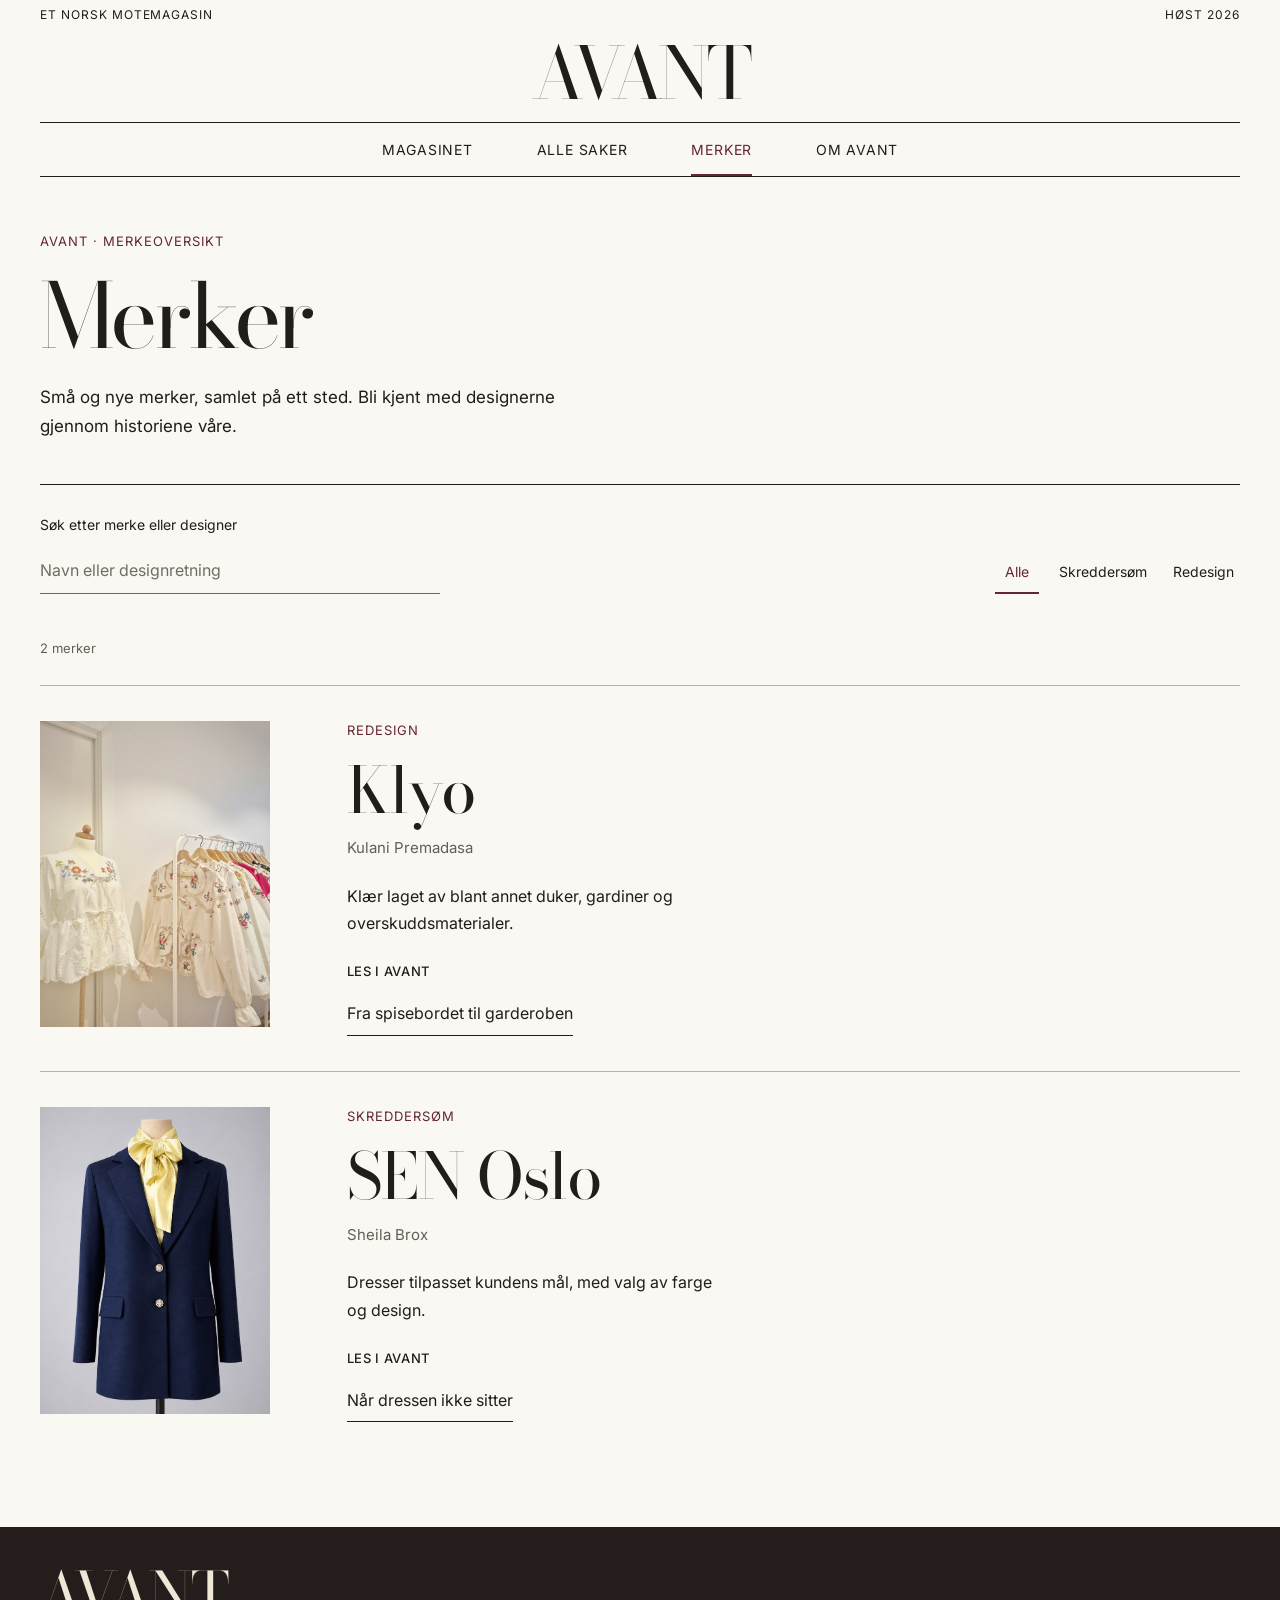
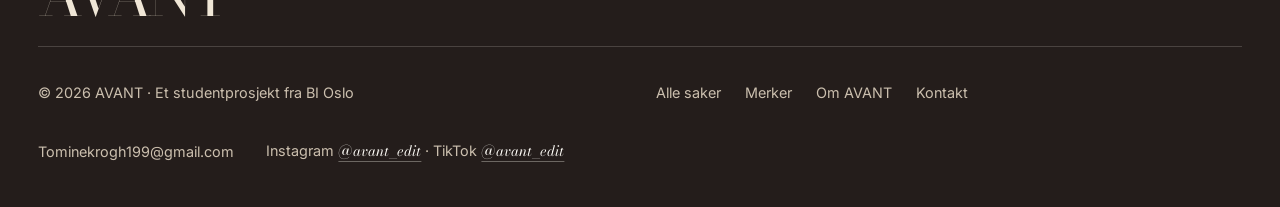
<file: merker.html>
<!doctype html>
<html lang="nb" class="no-js"><head>
<meta charset="utf-8"/>
<meta content="width=device-width, initial-scale=1, viewport-fit=cover" name="viewport"/>
<meta content="index, follow" name="robots"/>
<meta content="#F4EFE6" name="theme-color"/>
<link href="assets/favicon.svg" rel="icon" type="image/svg+xml"/>
<link href="assets/favicon-32.png" rel="icon" sizes="32x32" type="image/png"/>
<link href="assets/apple-touch-icon.png" rel="apple-touch-icon"/>
<link href="https://fonts.googleapis.com" rel="preconnect"/>
<link crossorigin="" href="https://fonts.gstatic.com" rel="preconnect"/>
<link href="https://fonts.googleapis.com/css2?family=Bodoni+Moda:ital,opsz,wght@0,6..96,400..600;1,6..96,400..500&amp;family=Inter:wght@400;500&amp;display=swap" rel="stylesheet"/>
<link href="css/style.css" rel="stylesheet"/>
<link href="css/magasin.css" rel="stylesheet"/>
<meta content="website" property="og:type"/>
<meta content="AVANT" property="og:site_name"/>
<meta content="nb_NO" property="og:locale"/>
<meta property="og:image" content="https://avantedit.no/assets/magasin/sen-oslo/design-marine-sloyfe.jpg"/>
<meta property="og:image:alt" content="Marineblå blazer med stor gul sløyfe fra SEN Oslo."/>
<meta content="summary_large_image" name="twitter:card"/>
<meta name="twitter:image" content="https://avantedit.no/assets/magasin/sen-oslo/design-marine-sloyfe.jpg"/>
<script>document.documentElement.classList.remove("no-js")</script>
<title>Merker | AVANT</title>
<meta name="description" content="Bli kjent med merkene i AVANT. Utforsk designere, atelierbesøk og intervjuer."/>
<meta property="og:title" content="Merker | AVANT"/>
<meta property="og:description" content="Bli kjent med merkene i AVANT. Utforsk designere, atelierbesøk og intervjuer."/>
<link href="css/editorial.css" rel="stylesheet"/><link href="css/publication.css" rel="stylesheet"/><link href="css/couture.css" rel="stylesheet"/><link rel="stylesheet" href="css/magazine-system.css"/><link rel="canonical" href="https://avantedit.no/merker.html"/><meta property="og:url" content="https://avantedit.no/merker.html"/></head><body class="editorial publication couture couture-article magazine-interior"><a class="skip" href="#innhold">Hopp til innhold</a><header class="couture-header" id="topp"><div class="couture-top"><span>Et norsk motemagasin</span><span>Høst 2026</span></div><a class="couture-wordmark" href="featured.html" aria-label="AVANT, magasinets forside">AVANT</a><nav class="couture-nav" aria-label="Hovedmeny"><a href="featured.html">Magasinet</a><a href="saker.html">Alle saker</a><a href="merker.html" aria-current="page">Merker</a><a href="om-avant.html">Om AVANT</a></nav></header><main class="couture-main" id="innhold" tabindex="-1"><header class="collection-heading"><p class="fashion-label">AVANT · Merkeoversikt</p><h1>Merker</h1><p>Små og nye merker, samlet på ett sted. Bli kjent med designerne gjennom historiene våre.</p></header><section data-browser aria-label="Søk blant merkene" data-noun="merker"><div class="browse-controls" data-controls hidden><div class="search-field"><label for="magazine-search">Søk etter merke eller designer</label><input id="magazine-search" type="search" placeholder="Navn eller designretning" autocomplete="off" aria-controls="browse-results"/></div><div class="filter-list" role="group" aria-label="Filtrer etter type"><button type="button" data-filter="all" aria-pressed="true">Alle</button><button type="button" data-filter="Skreddersøm" aria-pressed="false">Skreddersøm</button><button type="button" data-filter="Redesign" aria-pressed="false">Redesign</button></div><button type="button" class="clear-filters" data-clear hidden>Nullstill</button></div><p class="result-count" role="status" aria-live="polite" data-count>2 merker · A–Å</p><div class="brand-directory" id="browse-results"><article id="klyo" class="brand-entry" data-entry data-category="Redesign" data-search="Klyo Kulani Premadasa Redesign Klær laget av blant annet duker, gardiner og overskuddsmaterialer."><div class="brand-photo"><img src="assets/magasin/klyo/klyo-bluser.jpg" alt="Broderte bluser fra Klyo." width="1600" height="2000" loading="lazy" decoding="async" srcset="assets/magasin/klyo/klyo-bluser-900.jpg 720w, assets/magasin/klyo/klyo-bluser.jpg 1600w" sizes="(max-width:699px) 110px, 230px" /></div><div class="brand-info"><div class="brand-heading"><p class="fashion-label">Redesign</p><h2>Klyo</h2><p class="brand-designer">Kulani Premadasa</p></div><p class="brand-description">Klær laget av blant annet duker, gardiner og overskuddsmaterialer.</p><div class="brand-stories"><h3>Les i AVANT</h3><a class="fashion-link" href="featured-klyo.html">Fra spisebordet til garderoben</a></div></div></article><article id="sen-oslo" class="brand-entry" data-entry data-category="Skreddersøm" data-search="SEN Oslo Sheila Brox Skreddersøm Dresser tilpasset kundens mål, med valg av farge og design."><div class="brand-photo"><img src="assets/magasin/sen-oslo/design-marine-sloyfe.jpg" alt="Marineblå blazer med gul sløyfe fra SEN Oslo." width="1086" height="1448" loading="lazy" decoding="async" srcset="assets/magasin/sen-oslo/design-marine-sloyfe-900.jpg 675w, assets/magasin/sen-oslo/design-marine-sloyfe.jpg 1086w" sizes="(max-width:699px) 110px, 230px" /></div><div class="brand-info"><div class="brand-heading"><p class="fashion-label">Skreddersøm</p><h2>SEN Oslo</h2><p class="brand-designer">Sheila Brox</p></div><p class="brand-description">Dresser tilpasset kundens mål, med valg av farge og design.</p><div class="brand-stories"><h3>Les i AVANT</h3><a class="fashion-link" href="featured-sen-oslo.html">Når dressen ikke sitter</a></div></div></article></div><div class="empty-result" data-empty hidden><h2>Ingen treff</h2><p>Prøv et annet søkeord, eller se hele utvalget.</p><button type="button" data-reset>Vis alle</button></div></section></main><footer class="bunn">
<div class="wrap">
<p class="bunn__ordmerke">AVANT</p>
<div class="bunn__rad">
<p style="margin:0">© 2026 AVANT · Et studentprosjekt fra BI Oslo</p>
<nav aria-label="Bunnmeny"><ul><li><a href="saker.html">Alle saker</a></li><li><a href="merker.html">Merker</a></li><li><a href="om-avant.html">Om AVANT</a></li><li><a href="om-avant.html#kontakt">Kontakt</a></li></ul></nav>
<div class="bunn__kontakt">
<a href="mailto:Tominekrogh199@gmail.com">Tominekrogh199@gmail.com</a>
<p class="bunn__sosial">Instagram <a aria-label="@avant_edit på Instagram (åpnes i ny fane)" class="handle" data-sosial="instagram" href="https://www.instagram.com/avant_edit/" rel="noopener" target="_blank">@avant_edit</a> <span aria-hidden="true">·</span> TikTok <a aria-label="@avant_edit på TikTok (åpnes i ny fane)" class="handle" data-sosial="tiktok" href="https://www.tiktok.com/@avant_edit" rel="noopener" target="_blank">@avant_edit</a></p>
</div>
</div>
</div>
</footer><script src="js/config.js"></script><script src="js/main.js"></script><script src="js/browse.js" defer></script></body></html>
</file>
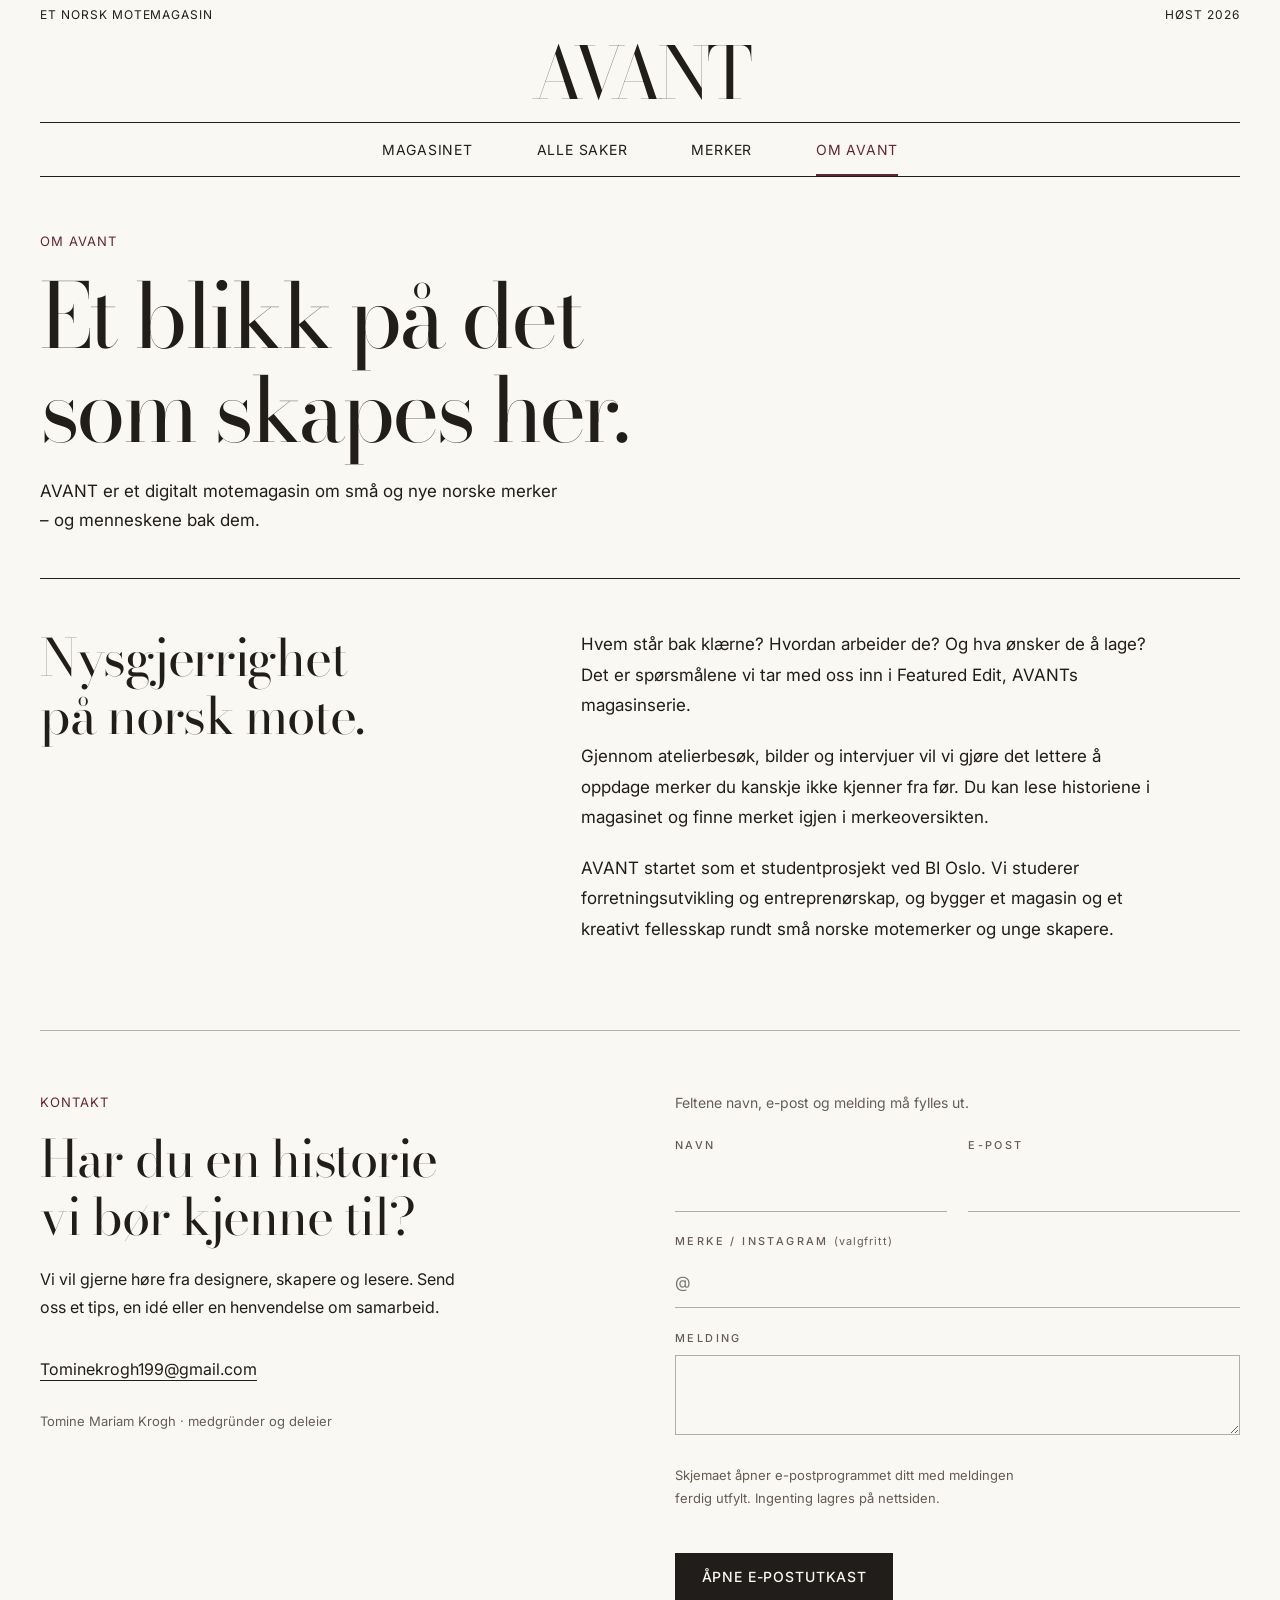
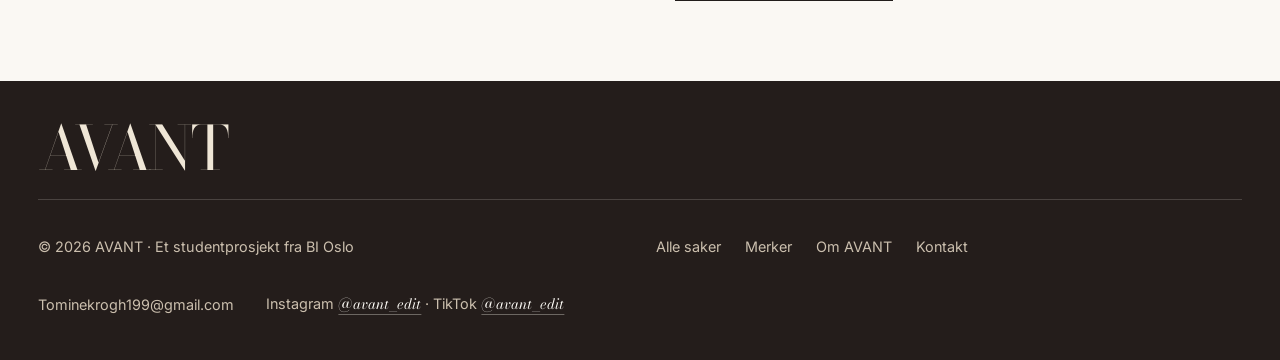
<file: om-avant.html>
<!doctype html>
<html lang="nb" class="no-js"><head>
<meta charset="utf-8"/>
<meta content="width=device-width, initial-scale=1, viewport-fit=cover" name="viewport"/>
<meta content="index, follow" name="robots"/>
<meta content="#F4EFE6" name="theme-color"/>
<link href="assets/favicon.svg" rel="icon" type="image/svg+xml"/>
<link href="assets/favicon-32.png" rel="icon" sizes="32x32" type="image/png"/>
<link href="assets/apple-touch-icon.png" rel="apple-touch-icon"/>
<link href="https://fonts.googleapis.com" rel="preconnect"/>
<link crossorigin="" href="https://fonts.gstatic.com" rel="preconnect"/>
<link href="https://fonts.googleapis.com/css2?family=Bodoni+Moda:ital,opsz,wght@0,6..96,400..600;1,6..96,400..500&amp;family=Inter:wght@400;500&amp;display=swap" rel="stylesheet"/>
<link href="css/style.css" rel="stylesheet"/>
<link href="css/magasin.css" rel="stylesheet"/>
<meta content="website" property="og:type"/>
<meta content="AVANT" property="og:site_name"/>
<meta content="nb_NO" property="og:locale"/>
<meta property="og:image" content="https://avantedit.no/assets/magasin/sen-oslo/design-marine-sloyfe.jpg"/>
<meta property="og:image:alt" content="Marineblå blazer med stor gul sløyfe fra SEN Oslo."/>
<meta content="summary_large_image" name="twitter:card"/>
<meta name="twitter:image" content="https://avantedit.no/assets/magasin/sen-oslo/design-marine-sloyfe.jpg"/>
<script>document.documentElement.classList.remove("no-js")</script>
<title>Om AVANT | AVANT</title>
<meta name="description" content="Et norsk motemagasin med nysgjerrighet på små og nye merker. Les om AVANT eller ta kontakt."/>
<meta property="og:title" content="Om AVANT | AVANT"/>
<meta property="og:description" content="Et norsk motemagasin med nysgjerrighet på små og nye merker. Les om AVANT eller ta kontakt."/>
<link href="css/editorial.css" rel="stylesheet"/><link href="css/publication.css" rel="stylesheet"/><link href="css/couture.css" rel="stylesheet"/><link rel="stylesheet" href="css/magazine-system.css"/><link rel="canonical" href="https://avantedit.no/om-avant.html"/><meta property="og:url" content="https://avantedit.no/om-avant.html"/></head><body class="editorial publication couture couture-article magazine-interior"><a class="skip" href="#innhold">Hopp til innhold</a><header class="couture-header" id="topp"><div class="couture-top"><span>Et norsk motemagasin</span><span>Høst 2026</span></div><a class="couture-wordmark" href="featured.html" aria-label="AVANT, magasinets forside">AVANT</a><nav class="couture-nav" aria-label="Hovedmeny"><a href="featured.html">Magasinet</a><a href="saker.html">Alle saker</a><a href="merker.html">Merker</a><a href="om-avant.html" aria-current="page">Om AVANT</a></nav></header><main class="couture-main" id="innhold" tabindex="-1"><header class="collection-heading" id="om-oss"><p class="fashion-label">Om AVANT</p><h1>Et blikk på det som skapes her.</h1><p>AVANT er et digitalt motemagasin om små og nye norske merker – og menneskene bak dem.</p></header><section class="about-columns" id="visjon" aria-labelledby="about-title"><h2 id="about-title">Nysgjerrighet på norsk mote.</h2><div><p>Hvem står bak klærne? Hvordan arbeider de? Og hva ønsker de å lage? Det er spørsmålene vi tar med oss inn i Featured Edit, AVANTs magasinserie.</p><p>Gjennom atelierbesøk, bilder og intervjuer vil vi gjøre det lettere å oppdage merker du kanskje ikke kjenner fra før. Du kan lese historiene i magasinet og finne merket igjen i merkeoversikten.</p><p>AVANT startet som et studentprosjekt ved BI Oslo. Vi studerer forretningsutvikling og entreprenørskap, og bygger et magasin og et kreativt fellesskap rundt små norske motemerker og unge skapere.</p></div></section><section class="contact-editorial" id="kontakt" aria-labelledby="contact-title"><div><p class="fashion-label">Kontakt</p><h2 id="contact-title">Har du en historie vi bør kjenne til?</h2><p>Vi vil gjerne høre fra designere, skapere og lesere. Send oss et tips, en idé eller en henvendelse om samarbeid.</p><a class="contact-mail" href="mailto:Tominekrogh199@gmail.com">Tominekrogh199@gmail.com</a><p class="entry-meta">Tomine Mariam Krogh · medgründer og deleier</p></div><form class="skjema" id="kontaktskjema" aria-label="Kontakt AVANT" action="mailto:Tominekrogh199@gmail.com" method="post" enctype="text/plain">
<p class="form-instruction">Feltene navn, e-post og melding må fylles ut.</p><div class="skjema__rad">
<div class="felt"><label for="navn">Navn</label><input autocomplete="name" maxlength="120" id="navn" aria-describedby="navn-error" name="navn" required="" type="text"/><span class="field-error" id="navn-error" hidden></span></div>
<div class="felt"><label for="epost">E-post</label><input autocomplete="email" maxlength="254" id="epost" aria-describedby="epost-error" name="epost" autocapitalize="none" spellcheck="false" inputmode="email" required="" type="email"/><span class="field-error" id="epost-error" hidden></span></div>
</div>
<div class="felt"><label for="merke">Merke / Instagram <span>(valgfritt)</span></label><input maxlength="160" id="merke" autocapitalize="none" name="merke" placeholder="@" type="text"/></div>
<div class="felt"><label for="melding">Melding</label><textarea maxlength="4000" id="melding" aria-describedby="melding-error" name="melding" required=""></textarea><span class="field-error" id="melding-error" hidden></span></div>
<p class="skjema__note">Skjemaet åpner e-postprogrammet ditt med meldingen ferdig utfylt. Ingenting lagres på nettsiden.</p>
<p aria-live="polite" class="skjema__status" id="skjema-status" role="status"></p>
<div><button class="knapp knapp--mork" type="submit">Åpne e-postutkast</button></div>
</form></section></main><footer class="bunn">
<div class="wrap">
<p class="bunn__ordmerke">AVANT</p>
<div class="bunn__rad">
<p style="margin:0">© 2026 AVANT · Et studentprosjekt fra BI Oslo</p>
<nav aria-label="Bunnmeny"><ul><li><a href="saker.html">Alle saker</a></li><li><a href="merker.html">Merker</a></li><li><a href="om-avant.html">Om AVANT</a></li><li><a href="om-avant.html#kontakt">Kontakt</a></li></ul></nav>
<div class="bunn__kontakt">
<a href="mailto:Tominekrogh199@gmail.com">Tominekrogh199@gmail.com</a>
<p class="bunn__sosial">Instagram <a aria-label="@avant_edit på Instagram (åpnes i ny fane)" class="handle" data-sosial="instagram" href="https://www.instagram.com/avant_edit/" rel="noopener" target="_blank">@avant_edit</a> <span aria-hidden="true">·</span> TikTok <a aria-label="@avant_edit på TikTok (åpnes i ny fane)" class="handle" data-sosial="tiktok" href="https://www.tiktok.com/@avant_edit" rel="noopener" target="_blank">@avant_edit</a></p>
</div>
</div>
</div>
</footer><script src="js/config.js"></script><script src="js/main.js"></script></body></html>
</file>
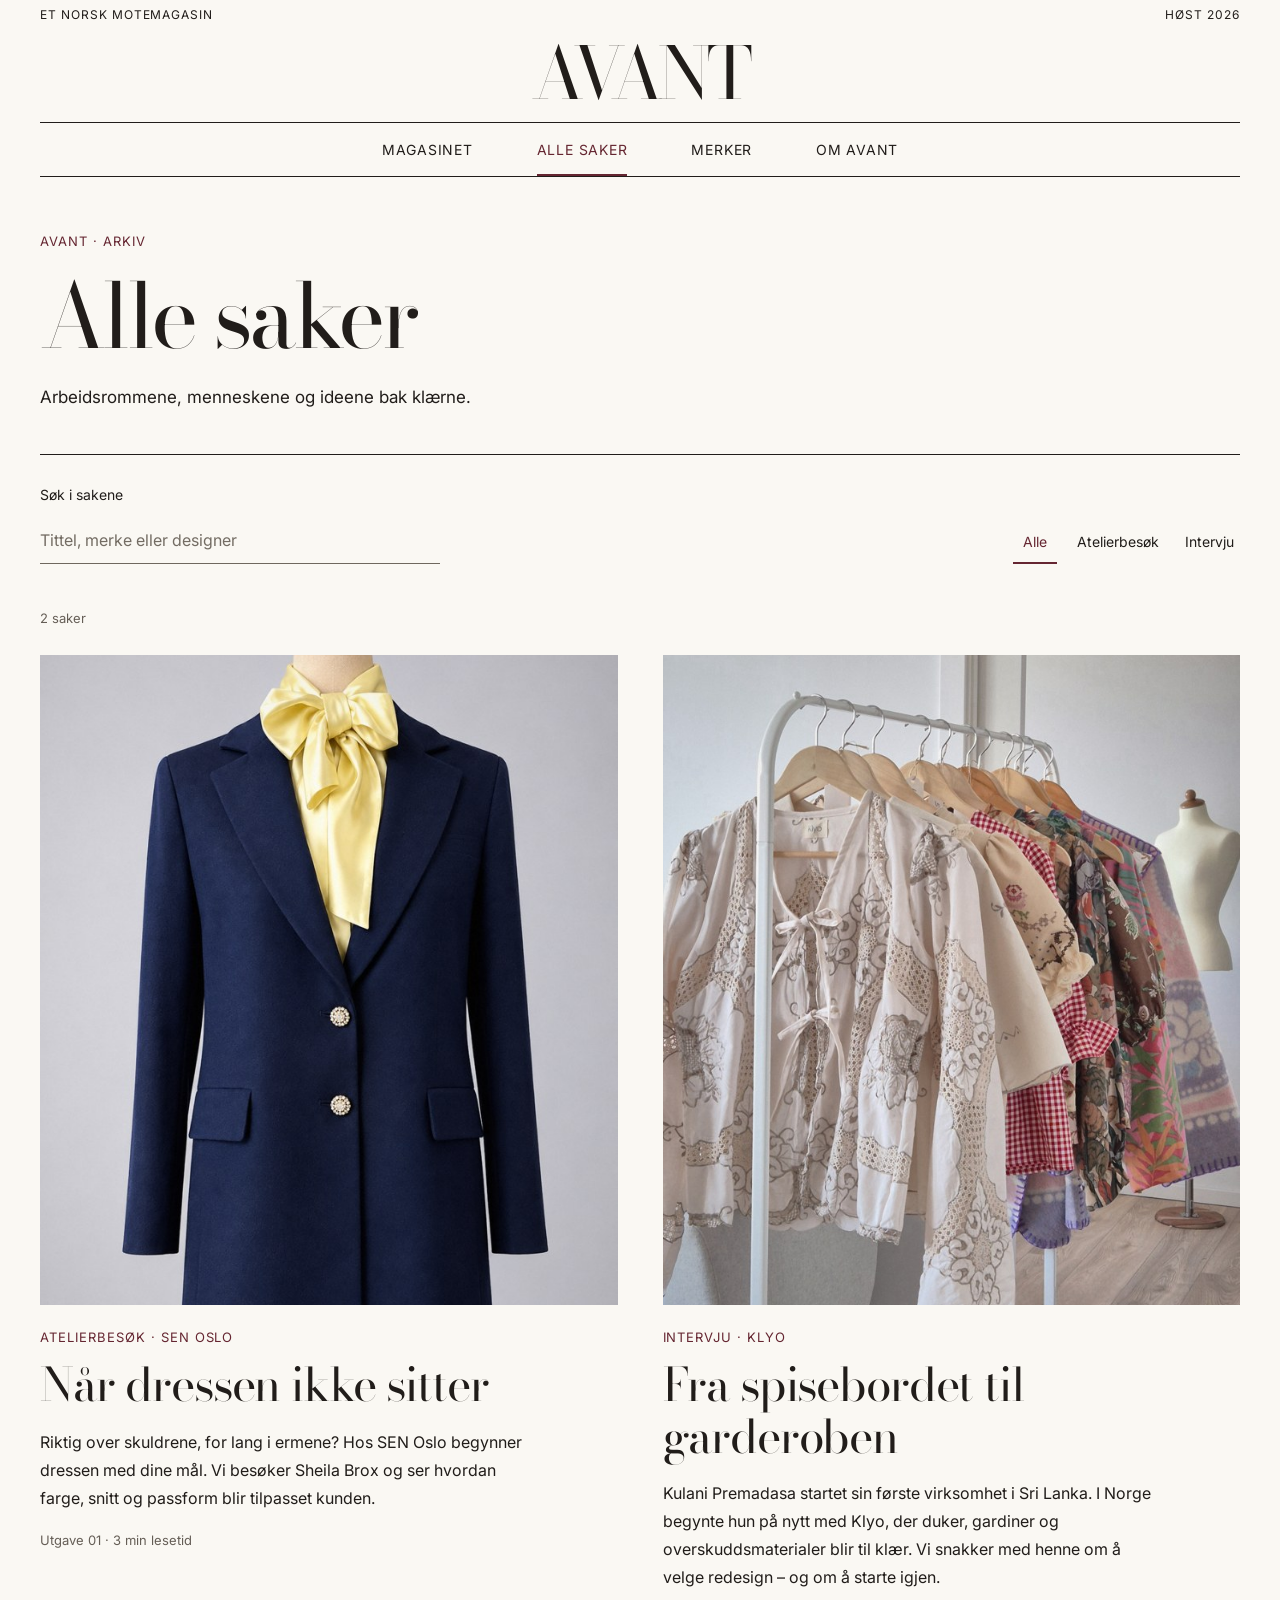
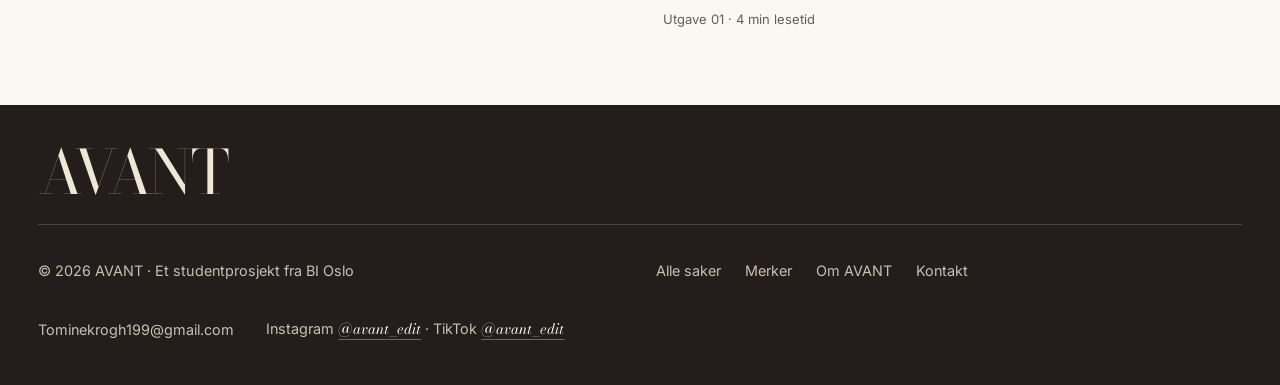
<file: saker.html>
<!doctype html>
<html lang="nb" class="no-js"><head>
<meta charset="utf-8"/>
<meta content="width=device-width, initial-scale=1, viewport-fit=cover" name="viewport"/>
<meta content="index, follow" name="robots"/>
<meta content="#F4EFE6" name="theme-color"/>
<link href="assets/favicon.svg" rel="icon" type="image/svg+xml"/>
<link href="assets/favicon-32.png" rel="icon" sizes="32x32" type="image/png"/>
<link href="assets/apple-touch-icon.png" rel="apple-touch-icon"/>
<link href="https://fonts.googleapis.com" rel="preconnect"/>
<link crossorigin="" href="https://fonts.gstatic.com" rel="preconnect"/>
<link href="https://fonts.googleapis.com/css2?family=Bodoni+Moda:ital,opsz,wght@0,6..96,400..600;1,6..96,400..500&amp;family=Inter:wght@400;500&amp;display=swap" rel="stylesheet"/>
<link href="css/style.css" rel="stylesheet"/>
<link href="css/magasin.css" rel="stylesheet"/>
<meta content="website" property="og:type"/>
<meta content="AVANT" property="og:site_name"/>
<meta content="nb_NO" property="og:locale"/>
<meta property="og:image" content="https://avantedit.no/assets/magasin/sen-oslo/design-marine-sloyfe.jpg"/>
<meta property="og:image:alt" content="Marineblå blazer med stor gul sløyfe fra SEN Oslo."/>
<meta content="summary_large_image" name="twitter:card"/>
<meta name="twitter:image" content="https://avantedit.no/assets/magasin/sen-oslo/design-marine-sloyfe.jpg"/>
<script>document.documentElement.classList.remove("no-js")</script>
<title>Alle saker | AVANT</title>
<meta name="description" content="Atelierbesøk og intervjuer fra AVANT. Finn en historie, designer eller et merke."/>
<meta property="og:title" content="Alle saker | AVANT"/>
<meta property="og:description" content="Atelierbesøk og intervjuer fra AVANT. Finn en historie, designer eller et merke."/>
<link href="css/editorial.css" rel="stylesheet"/><link href="css/publication.css" rel="stylesheet"/><link href="css/couture.css" rel="stylesheet"/><link rel="stylesheet" href="css/magazine-system.css"/><link rel="canonical" href="https://avantedit.no/saker.html"/><meta property="og:url" content="https://avantedit.no/saker.html"/></head><body class="editorial publication couture couture-article magazine-interior"><a class="skip" href="#innhold">Hopp til innhold</a><header class="couture-header" id="topp"><div class="couture-top"><span>Et norsk motemagasin</span><span>Høst 2026</span></div><a class="couture-wordmark" href="featured.html" aria-label="AVANT, magasinets forside">AVANT</a><nav class="couture-nav" aria-label="Hovedmeny"><a href="featured.html">Magasinet</a><a href="saker.html" aria-current="page">Alle saker</a><a href="merker.html">Merker</a><a href="om-avant.html">Om AVANT</a></nav></header><main class="couture-main" id="innhold" tabindex="-1"><header class="collection-heading"><p class="fashion-label">AVANT · Arkiv</p><h1>Alle saker</h1><p>Arbeidsrommene, menneskene og ideene bak klærne.</p></header><section data-browser aria-label="Søk i magasinet" data-noun="saker"><div class="browse-controls" data-controls hidden><div class="search-field"><label for="magazine-search">Søk i sakene</label><input id="magazine-search" type="search" placeholder="Tittel, merke eller designer" autocomplete="off" aria-controls="browse-results"/></div><div class="filter-list" role="group" aria-label="Filtrer etter type"><button type="button" data-filter="all" aria-pressed="true">Alle</button><button type="button" data-filter="Atelierbesøk" aria-pressed="false">Atelierbesøk</button><button type="button" data-filter="Intervju" aria-pressed="false">Intervju</button></div><button type="button" class="clear-filters" data-clear hidden>Nullstill</button></div><p class="result-count" role="status" aria-live="polite" data-count>2 saker</p><div class="archive-grid" id="browse-results"><article class="archive-card" data-entry data-category="Atelierbesøk" data-search="Når dressen ikke sitter Atelierbesøk Riktig over skuldrene, for lang i ermene? Hos SEN Oslo begynner dressen med dine mål. Vi besøker Sheila Brox og ser hvordan farge, snitt og passform blir tilpasset kunden. Utgave 01 SEN Oslo Sheila Brox"><a class="archive-image" href="featured-sen-oslo.html" aria-label="Når dressen ikke sitter"><img src="assets/magasin/sen-oslo/design-marine-sloyfe.jpg" alt="Marineblå blazer med stor gul sløyfe fra SEN Oslo." width="1086" height="1448" loading="lazy" decoding="async" srcset="assets/magasin/sen-oslo/design-marine-sloyfe-900.jpg 675w, assets/magasin/sen-oslo/design-marine-sloyfe.jpg 1086w" sizes="(max-width:699px) calc(100vw - 36px), (max-width:1399px) 46vw, 640px" /></a><p class="fashion-label">Atelierbesøk · SEN Oslo</p><h2><a class="headline-link" href="featured-sen-oslo.html">Når dressen ikke sitter</a></h2><p>Riktig over skuldrene, for lang i ermene? Hos SEN Oslo begynner dressen med dine mål. Vi besøker Sheila Brox og ser hvordan farge, snitt og passform blir tilpasset kunden.</p><div class="entry-meta">Utgave 01 · 3 min lesetid</div></article><article class="archive-card" data-entry data-category="Intervju" data-search="Fra spisebordet til garderoben Intervju Kulani Premadasa startet sin første virksomhet i Sri Lanka. I Norge begynte hun på nytt med Klyo, der duker, gardiner og overskuddsmaterialer blir til klær. Vi snakker med henne om å velge redesign – og om å starte igjen. Utgave 01 Klyo Kulani Premadasa"><a class="archive-image" href="featured-klyo.html" aria-label="Fra spisebordet til garderoben"><img src="assets/magasin/klyo/klyo-stativ.jpg" alt="Klyos broderte og mønstrede plagg på stativ." width="1600" height="2000" loading="lazy" decoding="async" srcset="assets/magasin/klyo/klyo-stativ-900.jpg 720w, assets/magasin/klyo/klyo-stativ.jpg 1600w" sizes="(max-width:699px) calc(100vw - 36px), (max-width:1399px) 46vw, 640px" /></a><p class="fashion-label">Intervju · Klyo</p><h2><a class="headline-link" href="featured-klyo.html">Fra spisebordet til garderoben</a></h2><p>Kulani Premadasa startet sin første virksomhet i Sri Lanka. I Norge begynte hun på nytt med Klyo, der duker, gardiner og overskuddsmaterialer blir til klær. Vi snakker med henne om å velge redesign – og om å starte igjen.</p><div class="entry-meta">Utgave 01 · 4 min lesetid</div></article></div><div class="empty-result" data-empty hidden><h2>Ingen treff</h2><p>Prøv et annet søkeord, eller se hele utvalget.</p><button type="button" data-reset>Vis alle</button></div></section></main><footer class="bunn">
<div class="wrap">
<p class="bunn__ordmerke">AVANT</p>
<div class="bunn__rad">
<p style="margin:0">© 2026 AVANT · Et studentprosjekt fra BI Oslo</p>
<nav aria-label="Bunnmeny"><ul><li><a href="saker.html">Alle saker</a></li><li><a href="merker.html">Merker</a></li><li><a href="om-avant.html">Om AVANT</a></li><li><a href="om-avant.html#kontakt">Kontakt</a></li></ul></nav>
<div class="bunn__kontakt">
<a href="mailto:Tominekrogh199@gmail.com">Tominekrogh199@gmail.com</a>
<p class="bunn__sosial">Instagram <a aria-label="@avant_edit på Instagram (åpnes i ny fane)" class="handle" data-sosial="instagram" href="https://www.instagram.com/avant_edit/" rel="noopener" target="_blank">@avant_edit</a> <span aria-hidden="true">·</span> TikTok <a aria-label="@avant_edit på TikTok (åpnes i ny fane)" class="handle" data-sosial="tiktok" href="https://www.tiktok.com/@avant_edit" rel="noopener" target="_blank">@avant_edit</a></p>
</div>
</div>
</div>
</footer><script src="js/config.js"></script><script src="js/main.js"></script><script src="js/browse.js" defer></script></body></html>
</file>
<file: css/style.css>
/* AVANT – stilark. Mobil først. */
:root {
  --krem: #F4EFE6;
  --krem-2: #EDE5D8;
  --sand: #D8CAB3;
  --sand-mork: #B9A88E;
  --espresso: #2B211B;
  --espresso-2: #3A2D25;
  --tekst: #2B211B;
  --tekst-dempet: #64564B;
  --krem-dempet: #CBBFAE;
  --burgunder: #6E1F2A;
  --burgunder-lys: #8A2C39;
  --serif: "Bodoni Moda", "Didot", "Bodoni 72", "Playfair Display", Georgia, serif;
  --sans: "Inter", "Helvetica Neue", Arial, sans-serif;
  --maks: 1240px;
  --pad: clamp(1.25rem, 5vw, 3rem);
  --ease: cubic-bezier(.2,.7,.2,1);
}

*, *::before, *::after { box-sizing: border-box; }
html { scroll-behavior: smooth; -webkit-text-size-adjust: 100%; }
@media (prefers-reduced-motion: reduce) { html { scroll-behavior: auto; } }
body {
  margin: 0;
  background: var(--krem);
  color: var(--tekst);
  font-family: var(--sans);
  font-size: 1rem;
  line-height: 1.65;
  font-weight: 400;
  -webkit-font-smoothing: antialiased;
  text-rendering: optimizeLegibility;
}
img { display: block; max-width: 100%; height: auto; }
a { color: inherit; }
::selection { background: var(--burgunder); color: var(--krem); }
:focus-visible { outline: 2px solid var(--burgunder); outline-offset: 3px; }
.mork :focus-visible { outline-color: var(--sand); }

.skip { position: absolute; left: -999px; top: 0; background: var(--espresso); color: var(--krem); padding: .75rem 1rem; z-index: 100; }
.skip:focus { left: 1rem; top: 1rem; }

.wrap { width: 100%; max-width: var(--maks); margin: 0 auto; padding: 0 var(--pad); }

/* Typografi */
.kicker, .smaa {
  font-family: var(--sans);
  font-size: .7rem;
  font-weight: 500;
  letter-spacing: .28em;
  text-transform: uppercase;
}
.kicker { display: inline-block; margin: 0 0 1.25rem; color: var(--tekst-dempet); }
.mork .kicker { color: var(--krem-dempet); }
.kicker--aksent { color: var(--burgunder); }
.mork .kicker--aksent { color: #D9A3A9; }

h1, h2, h3 { font-family: var(--serif); font-weight: 400; line-height: 1.08; margin: 0; letter-spacing: -.005em; }
h2 { font-size: clamp(2.2rem, 7vw, 4.25rem); }
h2 em, h1 em { font-style: italic; }
h3 { font-size: clamp(1.4rem, 3.4vw, 1.9rem); }
.ingress { font-family: var(--serif); font-size: clamp(1.2rem, 3vw, 1.55rem); line-height: 1.45; margin: 1.5rem 0 0; }
p { margin: 1rem 0 0; }
.dempet { color: var(--tekst-dempet); }
.mork .dempet { color: var(--krem-dempet); }

/* Knapper og lenker */
.knapper { display: flex; flex-wrap: wrap; gap: .75rem; margin-top: 2.25rem; }
.knapp {
  display: inline-flex; align-items: center; justify-content: center; gap: .6rem;
  min-height: 48px; padding: .9rem 1.6rem;
  font-family: var(--sans); font-size: .72rem; font-weight: 500; letter-spacing: .24em; text-transform: uppercase;
  text-decoration: none; border: 1px solid currentColor; border-radius: 0; background: transparent; color: inherit;
  cursor: pointer; transition: background-color .35s var(--ease), color .35s var(--ease), border-color .35s var(--ease);
}
.knapp--fylt { background: var(--krem); color: var(--espresso); border-color: var(--krem); }
.knapp--fylt:hover { background: transparent; color: var(--krem); }
.knapp--linje:hover { background: var(--krem); color: var(--espresso); border-color: var(--krem); }
.lys .knapp--fylt, .knapp--mork { background: var(--espresso); color: var(--krem); border-color: var(--espresso); }
.lys .knapp--fylt:hover, .knapp--mork:hover { background: transparent; color: var(--espresso); }
.lys .knapp--linje:hover { background: var(--espresso); color: var(--krem); border-color: var(--espresso); }
.knapp--aksent { background: var(--burgunder); color: var(--krem); border-color: var(--burgunder); }
.knapp--aksent:hover { background: var(--burgunder-lys); border-color: var(--burgunder-lys); }
.pil { transition: transform .35s var(--ease); }
.knapp:hover .pil, .lenke:hover .pil { transform: translateX(4px); }

.lenke {
  display: inline-flex; align-items: center; gap: .5rem;
  font-size: .72rem; font-weight: 500; letter-spacing: .22em; text-transform: uppercase; text-decoration: none;
  background-image: linear-gradient(currentColor, currentColor); background-size: 100% 1px; background-repeat: no-repeat; background-position: 0 100%;
  padding-bottom: .3rem; transition: background-size .4s var(--ease), color .3s;
}
.lenke:hover { background-size: 35% 1px; }

/* Header */
.topp {
  position: fixed; inset: 0 0 auto 0; z-index: 50;
  color: var(--krem);
  transition: background-color .4s var(--ease), color .4s var(--ease), box-shadow .4s var(--ease);
}
.topp.scrollet, .topp.apen { background: rgba(244,239,230,.96); color: var(--espresso); box-shadow: 0 1px 0 rgba(43,33,27,.08); }
@supports (backdrop-filter: blur(8px)) { .topp.scrollet { background: rgba(244,239,230,.85); backdrop-filter: blur(10px); } }
.topp--lys { color: var(--espresso); }
.topp__inner { display: flex; align-items: center; justify-content: space-between; height: 64px; }
.ordmerke-lite {
  font-family: var(--serif); font-size: 1.15rem; font-weight: 400; letter-spacing: .42em; text-decoration: none; padding-left: .42em; margin-left: -.42em;
}
.meny-knapp {
  appearance: none; border: 0; background: transparent; color: inherit; cursor: pointer;
  width: 48px; height: 48px; margin-right: -12px; display: grid; place-items: center;
}
.meny-knapp span, .meny-knapp span::before, .meny-knapp span::after { display: block; width: 22px; height: 1px; background: currentColor; position: relative; transition: transform .35s var(--ease), background-color .2s; }
.meny-knapp span::before, .meny-knapp span::after { content: ""; position: absolute; left: 0; }
.meny-knapp span::before { top: -7px; } .meny-knapp span::after { top: 7px; }
.apen .meny-knapp span { background: transparent; }
.apen .meny-knapp span::before { transform: translateY(7px) rotate(45deg); }
.apen .meny-knapp span::after { transform: translateY(-7px) rotate(-45deg); }

.meny { display: none; }
.apen .meny {
  display: block; position: absolute; top: 64px; left: 0; right: 0; height: calc(100vh - 64px); height: calc(100dvh - 64px);
  background: var(--krem); padding: 2rem var(--pad);
}
.meny ul { list-style: none; margin: 0; padding: 0; }
.meny li + li { border-top: 1px solid rgba(43,33,27,.12); }
.meny a { display: block; padding: 1.1rem 0; font-family: var(--serif); font-size: 1.9rem; text-decoration: none; }
.meny a[aria-current="page"] { font-style: italic; }

@media (min-width: 880px) {
  .topp__inner { height: 76px; }
  .meny-knapp { display: none; }
  .meny, .apen .meny { display: block; position: static; height: auto; background: none; padding: 0; }
  .meny ul { display: flex; gap: 2.25rem; }
  .meny li + li { border: 0; }
  .meny a {
    padding: .4rem 0; font-family: var(--sans); font-size: .7rem; font-weight: 500; letter-spacing: .24em; text-transform: uppercase;
    background-image: linear-gradient(currentColor, currentColor); background-size: 0 1px; background-repeat: no-repeat; background-position: 0 100%;
    transition: background-size .4s var(--ease);
  }
  .meny a:hover, .meny a[aria-current="page"] { background-size: 100% 1px; font-style: normal; }
}

/* Seksjoner */
.seksjon { padding: clamp(5rem, 14vw, 9.5rem) 0; position: relative; }
.mork { background: var(--espresso); color: var(--krem); }
.sand { background: var(--sand); }
.krem-2 { background: var(--krem-2); }
.papir::before {
  content: ""; position: absolute; inset: 0; pointer-events: none; opacity: .5; mix-blend-mode: soft-light;
  background-image: url("data:image/svg+xml,%3Csvg xmlns='http://www.w3.org/2000/svg' width='160' height='160'%3E%3Cfilter id='n'%3E%3CfeTurbulence type='fractalNoise' baseFrequency='.9' numOctaves='2' stitchTiles='stitch'/%3E%3CfeColorMatrix values='0 0 0 0 1 0 0 0 0 1 0 0 0 0 1 0 0 0 .35 0'/%3E%3C/filter%3E%3Crect width='100%25' height='100%25' filter='url(%23n)'/%3E%3C/svg%3E");
}
.seksjon > .wrap { position: relative; }

/* Hero */
.hero {
  min-height: 100vh; min-height: 100svh; display: flex; flex-direction: column; justify-content: center; align-items: center;
  text-align: center; padding: 6.5rem 0 4.5rem; position: relative; overflow: hidden;
  background: radial-gradient(120% 80% at 50% 40%, #3A2D25 0%, var(--espresso) 60%, #211913 100%);
}
.ordmerke {
  font-family: var(--serif); font-weight: 400; font-optical-sizing: auto; font-variation-settings: "opsz" 96;
  font-size: clamp(5rem, 25vw, 17rem); line-height: .9; letter-spacing: -.01em; margin: 0;
  color: #EFE6D6; text-transform: uppercase;
}
.hero__under { font-family: var(--serif); font-size: clamp(1.25rem, 4.2vw, 2rem); line-height: 1.35; margin: 1.75rem auto 0; max-width: none; color: #EFE6D6; }
.hero .knapper { justify-content: center; }
.hero__fot { position: absolute; bottom: 1.6rem; left: 0; right: 0; color: var(--krem-dempet); }
.hero__fot .smaa { font-size: .62rem; }

/* Animasjon ved inntreden */
.vis { opacity: 0; transform: translateY(18px); transition: opacity 1.1s var(--ease), transform 1.1s var(--ease); }
.vis.synlig { opacity: 1; transform: none; }
.hero .vis { transition-duration: 1.6s; }
.forsinket-1 { transition-delay: .15s !important; } .forsinket-2 { transition-delay: .3s !important; } .forsinket-3 { transition-delay: .45s !important; }
@media (prefers-reduced-motion: reduce) { .vis { opacity: 1; transform: none; transition: none; } }
.no-js .vis { opacity: 1; transform: none; }

/* Todelt layout */
.delt { display: grid; gap: 3rem; align-items: center; }
@media (min-width: 880px) {
  .delt { grid-template-columns: 1fr 1fr; gap: clamp(3rem, 7vw, 7rem); }
  .delt--snu > :first-child { order: 2; }
  .delt--5-7 { grid-template-columns: 5fr 7fr; }
}
.bilde-ramme { position: relative; overflow: hidden; background: var(--sand); }
.bilde-ramme img { width: 100%; height: 100%; object-fit: cover; transition: transform 1.6s var(--ease); }
.bilde-ramme:hover img { transform: scale(1.03); }
.bildetekst { margin-top: .9rem; color: var(--tekst-dempet); }
.mork .bildetekst { color: var(--krem-dempet); }

/* Steg */
.steg { list-style: none; margin: 2.5rem 0 0; padding: 0; counter-reset: steg; }
.steg li { counter-increment: steg; display: grid; grid-template-columns: 3rem 1fr; padding: 1.25rem 0; border-top: 1px solid rgba(43,33,27,.15); }
.steg li:last-child { border-bottom: 1px solid rgba(43,33,27,.15); }
.steg li::before { content: "0" counter(steg); font-family: var(--serif); font-style: italic; font-size: 1.2rem; color: var(--burgunder); line-height: 1.4; }
.steg strong { display: block; font-family: var(--serif); font-weight: 400; font-size: 1.25rem; }
.steg span { display: block; color: var(--tekst-dempet); margin-top: .25rem; font-size: .95rem; }

/* Om oss */
.sitat { font-family: var(--serif); font-style: italic; font-size: clamp(1.5rem, 4vw, 2.2rem); line-height: 1.3; margin: 2.5rem 0 0; padding-left: 1.25rem; border-left: 1px solid var(--burgunder); }
.signatur { margin-top: 2rem; padding-top: 1.5rem; border-top: 1px solid rgba(43,33,27,.18); }
.signatur strong { display: block; font-family: var(--serif); font-weight: 400; font-size: 1.3rem; }

/* Visjon */
.visjon__tekst { font-family: var(--serif); font-size: clamp(1.9rem, 6vw, 3.9rem); line-height: 1.15; max-width: 20ch; margin: 0; }
.visjon__tekst em { color: #E3C9B5; }
.verdier { display: grid; gap: 0; margin-top: clamp(3.5rem, 8vw, 6rem); border-top: 1px solid rgba(244,239,230,.2); }
.verdi { padding: 2rem 0; border-bottom: 1px solid rgba(244,239,230,.2); }
.verdi__nr { font-family: var(--serif); font-style: italic; color: #D9A3A9; font-size: 1.1rem; }
.verdi h3 { margin-top: .75rem; }
.verdi p { color: var(--krem-dempet); max-width: 38ch; }
@media (min-width: 880px) {
  .verdier { grid-template-columns: repeat(3, 1fr); border-bottom: 1px solid rgba(244,239,230,.2); }
  .verdi { padding: 2.5rem 2.5rem 2.5rem 0; border-bottom: 0; }
  .verdi + .verdi { padding-left: 2.5rem; border-left: 1px solid rgba(244,239,230,.2); }
}

/* Designer-bånd */
.baand { display: grid; background: var(--krem-2); }
.baand__bilde { min-height: 340px; }
.baand__bilde img { width: 100%; height: 100%; object-fit: cover; object-position: 50% 0; }
.baand__tekst { padding: clamp(3.5rem, 9vw, 7rem) var(--pad); align-self: center; max-width: 620px; }
@media (min-width: 880px) { .baand { grid-template-columns: 1fr 1fr; } .baand__bilde { min-height: 560px; } }

/* Kontakt */
.kontakt-epost { font-family: var(--serif); font-size: clamp(1.25rem, 4.6vw, 2.1rem); text-decoration: none; word-break: break-word;
  background-image: linear-gradient(var(--burgunder), var(--burgunder)); background-size: 100% 1px; background-repeat: no-repeat; background-position: 0 100%; padding-bottom: .15rem; transition: color .3s; }
.kontakt-epost:hover { color: var(--burgunder); }
.sosiale { display: flex; flex-wrap: wrap; gap: 1.5rem; margin-top: 2rem; }
.ikon { width: 16px; height: 16px; fill: none; stroke: currentColor; stroke-width: 1.4; }

.skjema { display: grid; gap: 1.35rem; }
.felt label { display: block; font-size: .68rem; font-weight: 500; letter-spacing: .22em; text-transform: uppercase; color: var(--tekst-dempet); margin-bottom: .45rem; }
.felt label span { letter-spacing: .08em; text-transform: none; font-weight: 400; }
.felt input, .felt textarea {
  width: 100%; font: inherit; font-size: 1rem; color: var(--tekst); background: transparent;
  border: 0; border-bottom: 1px solid rgba(43,33,27,.35); border-radius: 0; padding: .7rem 0; transition: border-color .3s;
}
.felt textarea { min-height: 140px; resize: vertical; border: 1px solid rgba(43,33,27,.35); padding: .8rem; }
.felt input:focus, .felt textarea:focus { outline: none; border-color: var(--burgunder); }
.felt input:focus-visible, .felt textarea:focus-visible { box-shadow: 0 2px 0 -1px var(--burgunder); }
.skjema__note { font-size: .85rem; color: var(--tekst-dempet); margin: 0; }
.skjema__status { font-size: .9rem; color: var(--burgunder); margin: 0; min-height: 1.4em; }
@media (min-width: 640px) { .skjema__rad { display: grid; grid-template-columns: 1fr 1fr; gap: 1.35rem; } }
.skjema__rad { display: grid; gap: 1.35rem; }

/* Footer */
.bunn { background: #211913; color: var(--krem); padding: clamp(4rem, 10vw, 6rem) 0 2rem; }
.bunn__ordmerke { font-family: var(--serif); font-size: clamp(3.5rem, 16vw, 9rem); line-height: .9; margin: 0; color: #EFE6D6; }
.bunn__rad { display: grid; gap: 1.5rem; margin-top: 3rem; padding-top: 2rem; border-top: 1px solid rgba(244,239,230,.18); color: var(--krem-dempet); font-size: .9rem; }
.bunn__rad a { text-decoration: none; } .bunn__rad a:hover { color: var(--krem); text-decoration: underline; text-underline-offset: 4px; }
.bunn nav ul { list-style: none; margin: 0; padding: 0; display: flex; flex-wrap: wrap; gap: .5rem 1.5rem; }
@media (min-width: 880px) { .bunn__rad { grid-template-columns: 1fr auto auto; align-items: center; gap: 3rem; } }

/* ============ FEATURED EDIT ============ */
.mag-hero { padding: 8.5rem 0 4rem; background: var(--krem); }
.mag-hero__topp { display: flex; justify-content: space-between; gap: 1rem; flex-wrap: wrap; padding-bottom: 1.1rem; border-bottom: 1px solid var(--espresso); }
.mag-tittel { font-family: var(--serif); font-weight: 400; font-size: clamp(3.6rem, 15vw, 11.5rem); line-height: .9; letter-spacing: -.02em; margin: 2.5rem 0 0; }
.mag-tittel em { font-style: italic; }
.mag-intro { display: grid; gap: 2.5rem; margin-top: 3rem; }
@media (min-width: 880px) { .mag-intro { grid-template-columns: 5fr 7fr; gap: 6rem; } }
.mag-intro .ingress { margin-top: 0; }

.rutenett { display: grid; gap: 3.5rem 2rem; grid-template-columns: 1fr; }
@media (min-width: 640px) { .rutenett { grid-template-columns: repeat(2, 1fr); } }
@media (min-width: 1040px) {
  .rutenett { grid-template-columns: repeat(12, 1fr); gap: 5rem 2.5rem; }
  .kort { grid-column: span 4; }
  .kort:nth-child(4n+1) { grid-column: 1 / span 7; }
  .kort:nth-child(4n+2) { grid-column: 9 / span 4; margin-top: 8rem; }
  .kort:nth-child(4n+3) { grid-column: 2 / span 4; }
  .kort:nth-child(4n+4) { grid-column: 7 / span 6; margin-top: -4rem; }
}
.kort { position: relative; scroll-margin-top: 110px; }
.kort__bilde { aspect-ratio: 4 / 5; }
.kort__flate {
  aspect-ratio: 4 / 5; display: flex; flex-direction: column; justify-content: space-between; padding: 1.75rem;
  background: var(--espresso); color: var(--krem); overflow: hidden; position: relative;
  transition: transform 1.2s var(--ease);
}
.kort__flate--sand { background: var(--sand); color: var(--espresso); }
.kort__flate--burgunder { background: var(--burgunder); color: var(--krem); }
.kort__flate .stor { font-family: var(--serif); font-size: clamp(2.4rem, 7vw, 3.6rem); line-height: 1; }
.kort__flate .stor em { font-style: italic; }
.kort__flate .smaa { opacity: .85; }
.kort__meta { display: flex; justify-content: space-between; gap: 1rem; margin-top: 1.25rem; padding-top: .9rem; border-top: 1px solid rgba(43,33,27,.25); color: var(--tekst-dempet); }
.kort h3 { margin-top: .9rem; }
.kort__merke { font-family: var(--serif); font-style: italic; font-size: 1.1rem; margin: .35rem 0 0; color: var(--tekst-dempet); }
.kort__tekst { margin-top: .9rem; max-width: 46ch; }
.kort__lenker { display: flex; flex-wrap: wrap; gap: 1rem 1.5rem; margin-top: 1.4rem; }
.kopier { appearance: none; border: 0; background-color: transparent; color: var(--tekst-dempet); cursor: pointer; font-family: var(--sans); }
.kort.fremhevet .kort__bilde, .kort.fremhevet .kort__flate { outline: 1px solid var(--burgunder); outline-offset: 10px; }
.merkelapp { position: absolute; top: 1rem; left: 1rem; z-index: 2; background: var(--krem); color: var(--espresso); padding: .4rem .65rem; font-size: .6rem; }
.laster, .feilmelding { grid-column: 1 / -1; color: var(--tekst-dempet); }

.mag-cta { text-align: center; }
.mag-cta h2 { max-width: 16ch; margin: 0 auto; }
.mag-cta p { max-width: 52ch; margin-left: auto; margin-right: auto; }
.mag-cta .knapper { justify-content: center; }

.poster { max-width: 420px; margin: 0 auto; box-shadow: 0 30px 60px -30px rgba(0,0,0,.6); }
.sr { position: absolute; width: 1px; height: 1px; overflow: hidden; clip: rect(0 0 0 0); white-space: nowrap; }
.topp.apen { background: var(--krem); backdrop-filter: none; }

/* Sosiale lenker og @avant_edit-håndtak */
.sosial { display: inline-flex; align-items: center; gap: .5rem; font-size: .72rem; font-weight: 500; letter-spacing: .22em; text-transform: uppercase; text-decoration: none; transition: color .3s; }
.sosial__handle { font-family: var(--serif); font-size: 1.05rem; letter-spacing: 0; text-transform: none; font-weight: 400;
  background-image: linear-gradient(var(--burgunder), var(--burgunder)); background-size: 100% 1px; background-repeat: no-repeat; background-position: 0 100%; padding-bottom: .1rem; transition: background-size .35s var(--ease); }
.sosial:hover { color: var(--burgunder); }
.sosial:hover .sosial__handle { background-size: 35% 1px; }
.handle { font-family: var(--serif); font-style: italic; text-decoration: underline; text-decoration-thickness: 1px; text-underline-offset: 4px; transition: color .3s; }
.handle:hover { color: var(--burgunder); }
.om-sosial { margin-top: 1rem; }
.bunn__kontakt { display: grid; gap: .5rem; }
.bunn__sosial { margin: 0; }
.bunn__rad .bunn__sosial a.handle { text-decoration: underline; text-decoration-color: rgba(244,239,230,.35); color: var(--krem); }
.bunn__rad .bunn__sosial a.handle:hover { text-decoration-color: currentColor; color: #fff; }
</file>
<file: css/magasin.css>
/* AVANT – Featured Edit (magasin). Lenkes inn etter style.css. */
.lesefremdrift { position: fixed; top: 0; left: 0; height: 2px; width: 100%; transform-origin: 0 50%; transform: scaleX(0); background: var(--burgunder); z-index: 60; pointer-events: none; }
.topp--fast { background: rgba(244,239,230,.94); color: var(--espresso); box-shadow: 0 1px 0 rgba(43,33,27,.1); }
@supports (backdrop-filter: blur(8px)) { .topp--fast { background: rgba(244,239,230,.82); backdrop-filter: blur(12px); } }
.mag { padding-top: 64px; }
@media (min-width: 880px) { .mag { padding-top: 76px; } }
.mag img { display: block; width: 100%; height: auto; }
.mag figure { margin: 0; }
.bt { margin-top: .75rem; color: var(--tekst-dempet); font-size: .62rem; letter-spacing: .22em; }
.mork .bt { color: var(--krem-dempet); }
.ramme { position: relative; overflow: hidden; background: var(--sand); }
.ramme img { width: 100%; height: 100%; object-fit: cover; }
.hairline { border: 0; border-top: 1px solid rgba(43,33,27,.22); margin: 0; }

/* ---------- Omslag (featured.html) ---------- */
.omslag-wrap { display: grid; gap: 3rem; padding: clamp(1.5rem, 4vw, 3rem) 0 clamp(4rem, 10vw, 7rem); }
@media (min-width: 980px) { .omslag-wrap { grid-template-columns: minmax(0, 6fr) minmax(0, 5fr); gap: clamp(3rem, 6vw, 6rem); align-items: start; } }
.omslag { position: relative; aspect-ratio: 3 / 4; overflow: hidden; background: #C9CBD0; color: var(--espresso); box-shadow: 0 40px 80px -50px rgba(43,33,27,.55); }
.omslag > img { position: absolute; inset: 0; width: 100%; height: 100%; object-fit: cover; object-position: 50% 35%; }
.omslag::after { content: ""; position: absolute; inset: 0; pointer-events: none; background: linear-gradient(180deg, rgba(244,239,230,.0) 60%, rgba(33,25,19,.55) 100%); }
.omslag__topp { position: absolute; top: 0; left: 0; right: 0; z-index: 1; padding: 4% 6% 0; text-align: center; }
.omslag__masthead { font-family: var(--serif); font-weight: 400; font-variation-settings: "opsz" 96; font-size: clamp(4.4rem, 19vw, 11rem); line-height: .82; letter-spacing: .02em; margin: 0; }
.omslag__under { display: flex; justify-content: space-between; align-items: baseline; margin-top: .6rem; padding-top: .45rem; border-top: 1px solid currentColor; font-size: .58rem; }
.omslag__under em { font-family: var(--serif); font-style: italic; font-size: 1.25rem; letter-spacing: 0; text-transform: none; }
.omslag__linjer { position: absolute; z-index: 1; left: 6%; right: 6%; bottom: 5%; color: #F7F2EA; display: grid; gap: .9rem; }
.omslag__linjer p { margin: 0; }
.coverlinje b { display: block; font-family: var(--sans); font-weight: 500; font-size: .6rem; letter-spacing: .3em; text-transform: uppercase; }
.coverlinje span { font-family: var(--serif); font-style: italic; font-size: clamp(1.1rem, 3.6vw, 1.7rem); line-height: 1.15; }
.omslag__sitat { position: absolute; z-index: 1; right: 6%; top: 46%; max-width: 30%; text-align: right; font-family: var(--serif); font-style: italic; font-size: clamp(1rem, 2.6vw, 1.5rem); line-height: 1.1; color: var(--espresso); }
.redaksjon h2 { font-size: clamp(2rem, 5vw, 3rem); }
.redaksjon .dropcap::first-letter { font-family: var(--serif); float: left; font-size: 4.2em; line-height: .78; padding: .08em .1em 0 0; color: var(--burgunder); }
.register { list-style: none; margin: 2.5rem 0 0; padding: 0; border-top: 1px solid var(--espresso); }
.register li { border-bottom: 1px solid rgba(43,33,27,.2); }
.register a { display: grid; grid-template-columns: 2.6rem 1fr auto; gap: 1rem; align-items: baseline; padding: 1.15rem 0; text-decoration: none; }
.register .nr { font-family: var(--serif); font-style: italic; color: var(--burgunder); }
.register strong { display: block; font-family: var(--serif); font-weight: 400; font-size: clamp(1.4rem, 3.6vw, 2rem); letter-spacing: .14em; text-transform: uppercase; line-height: 1.1; }
.register span.t { display: block; font-family: var(--serif); font-style: italic; color: var(--tekst-dempet); margin-top: .2rem; }
.register a:hover strong { color: var(--burgunder); }
.register .pil { align-self: center; }
.innhold-liste { list-style: none; margin: 2rem 0 0; padding: 0; border-top: 1px solid var(--espresso); }
.innhold-liste li { display: grid; grid-template-columns: 3rem 1fr auto; gap: 1rem; align-items: baseline; padding: 1.1rem 0; border-bottom: 1px solid rgba(43,33,27,.2); }
.innhold-liste a { font-family: var(--serif); font-size: clamp(1.3rem, 3.5vw, 1.8rem); text-decoration: none; letter-spacing: .1em; text-transform: uppercase; }
.innhold-liste a:hover { color: var(--burgunder); }
.innhold-liste .nr { font-family: var(--serif); font-style: italic; color: var(--burgunder); }

/* Inngangsoppslag på landing */
.aapnere { display: grid; gap: 5rem; }
.aapner { display: grid; gap: 1.75rem; text-decoration: none; }
@media (min-width: 880px) { .aapner { grid-template-columns: 7fr 5fr; gap: clamp(2.5rem, 5vw, 5rem); align-items: end; } .aapner--snu > :first-child { order: 2; } }
.aapner .ramme { aspect-ratio: 4 / 5; }
.aapner:hover img { transform: scale(1.025); }
.aapner img { transition: transform 1.6s var(--ease); }
.ordmerke-merke { font-family: var(--serif); font-weight: 400; font-variation-settings: "opsz" 96; text-transform: uppercase; letter-spacing: .12em; line-height: .9; margin: 0; font-size: clamp(3.4rem, 13vw, 8.5rem); }
.aapner .ordmerke-merke { font-size: clamp(3rem, 10vw, 6.5rem); }
.aapner__tittel { font-family: var(--serif); font-style: italic; font-size: clamp(1.5rem, 3.6vw, 2.2rem); line-height: 1.2; margin: 1rem 0 0; }
.aapner p { color: var(--tekst-dempet); max-width: 42ch; }

/* ---------- Feature-åpning ---------- */
.f-aapning { display: grid; }
@media (min-width: 980px) { .f-aapning { grid-template-columns: 1fr 1fr; min-height: calc(100svh - 76px); } }
.f-aapning__bilde { position: relative; min-height: 70svh; background: var(--sand); }
.f-aapning__bilde img { position: absolute; inset: 0; width: 100%; height: 100%; object-fit: cover; object-position: 50% 20%; }
@media (min-width: 980px) { .f-aapning__bilde { min-height: 0; } }
.f-aapning__tekst { display: flex; flex-direction: column; justify-content: space-between; gap: 2.5rem; padding: clamp(2.5rem, 6vw, 4.5rem) var(--pad); }
.f-meta { display: flex; justify-content: space-between; gap: 1rem; padding-bottom: .9rem; border-bottom: 1px solid var(--espresso); }
.f-aapning .ordmerke-merke { margin-top: auto; }
.f-tittel { font-family: var(--serif); font-style: italic; font-weight: 400; font-size: clamp(1.9rem, 4.4vw, 3.3rem); line-height: 1.08; margin: 1.1rem 0 0; color: var(--burgunder); }
.standfirst { font-family: var(--serif); font-size: clamp(1.15rem, 2.4vw, 1.4rem); line-height: 1.45; margin: 1.5rem 0 0; max-width: 34ch; }
.byline { display: grid; gap: .35rem; margin-top: 2rem; padding-top: 1rem; border-top: 1px solid rgba(43,33,27,.25); color: var(--tekst-dempet); }

/* ---------- Kapitler og tekst ---------- */
.kapittel { padding: clamp(4.5rem, 11vw, 8rem) 0; }
.kap-hode { display: grid; gap: .5rem; margin-bottom: clamp(2rem, 5vw, 3.5rem); }
.kap-nr { font-family: var(--serif); font-style: italic; color: var(--burgunder); font-size: 1.15rem; }
.kap-hode h2 { font-size: clamp(2.3rem, 6.5vw, 4.4rem); }
.kap-hode h2 em { font-style: italic; }
.tekst { max-width: 37rem; }
.tekst p { font-size: 1.06rem; line-height: 1.75; }
.dropcap::first-letter { font-family: var(--serif); float: left; font-size: 4.6em; line-height: .78; padding: .09em .1em 0 0; color: var(--burgunder); }
.to-spalter { display: grid; gap: 3rem; }
@media (min-width: 980px) { .to-spalter { grid-template-columns: 5fr 7fr; gap: clamp(3rem, 7vw, 7rem); align-items: start; } .to-spalter--snu > :first-child { order: 2; } .klistre { position: sticky; top: 110px; } }

/* Q&A */
.qa { margin: 0; }
.qa dt { margin-top: 2.6rem; padding-top: 1.1rem; border-top: 1px solid rgba(43,33,27,.18); font-family: var(--serif); font-style: italic; font-size: clamp(1.3rem, 3vw, 1.6rem); line-height: 1.3; }
.qa dt:first-child { margin-top: 0; }
.qa dd { margin: .8rem 0 0; font-size: 1.06rem; line-height: 1.75; }
.qa .hvem { display: block; font-family: var(--sans); font-style: normal; font-size: .6rem; font-weight: 500; letter-spacing: .3em; text-transform: uppercase; color: var(--burgunder); margin-bottom: .45rem; }
.qa dd .hvem { color: var(--tekst-dempet); }
.notis { font-size: .85rem; color: var(--tekst-dempet); border-left: 1px solid var(--burgunder); padding-left: 1rem; margin-bottom: 2.5rem; max-width: 34rem; }

/* Bildeoppsett */
.spread { position: relative; }
.spread img { width: 100%; height: auto; }
.spread .bt { padding: 0 var(--pad); }
.spread--hoy img { height: 92svh; object-fit: cover; }
.grid-asym { display: grid; gap: 1rem; grid-template-columns: 1fr 1fr; }
.grid-asym > .stor { grid-column: 1 / -1; }
@media (min-width: 880px) {
  .grid-asym { grid-template-columns: repeat(12, 1fr); gap: 1.5rem; align-items: start; }
  .grid-asym > .a { grid-column: 1 / span 7; }
  .grid-asym > .b { grid-column: 9 / span 4; margin-top: 12rem; }
  .grid-asym > .c { grid-column: 3 / span 4; margin-top: -6rem; }
  .grid-asym > .d { grid-column: 8 / span 5; margin-top: 4rem; }
  .grid-asym > .stor { grid-column: 1 / -1; }
}
.trio { display: grid; grid-template-columns: 1fr 1fr; gap: .75rem; }
.trio > :first-child { grid-column: 1 / -1; }
@media (min-width: 880px) { .trio { grid-template-columns: 1.25fr 1fr 1fr; gap: 1.5rem; align-items: end; } .trio > :first-child { grid-column: auto; } .trio > :nth-child(2) { margin-bottom: 4rem; } }

/* Pull quotes */
.pq { padding: clamp(5rem, 13vw, 9rem) 0; text-align: center; }
.pq blockquote { margin: 0 auto; max-width: 18ch; font-family: var(--serif); font-style: italic; font-weight: 400; font-size: clamp(2.2rem, 7.4vw, 5.6rem); line-height: 1.05; }
.pq .kilde { margin-top: 2rem; }
.pq .strek { display: block; width: 3.5rem; height: 1px; background: var(--burgunder); margin: 2rem auto 0; }
.pq-spread { display: grid; background: var(--espresso); color: var(--krem); }
@media (min-width: 880px) { .pq-spread { grid-template-columns: 1fr 1fr; min-height: 100svh; } }
.pq-spread .ramme { min-height: 70svh; }
.pq-spread .ramme img { position: absolute; inset: 0; }
.pq-spread__tekst { display: flex; flex-direction: column; justify-content: center; padding: clamp(3.5rem, 9vw, 6rem) var(--pad); }
.pq-spread blockquote { margin: 0; font-family: var(--serif); font-style: italic; font-size: clamp(3.4rem, 11vw, 8.5rem); line-height: .95; color: #F3E3D3; }
.pq-spread p { color: var(--krem-dempet); max-width: 36ch; }

/* Takeaways */
.takeaways { background: var(--espresso); color: var(--krem); }
.takeaways__inner { display: grid; }
@media (min-width: 980px) { .takeaways__inner { grid-template-columns: 5fr 7fr; } }
.takeaways video, .takeaways img { display: block; width: 100%; height: 100%; object-fit: cover; aspect-ratio: 9 / 16; max-height: calc(100svh - 64px); }
@media (min-width: 880px) { .takeaways video, .takeaways img { max-height: calc(100svh - 80px); } }
.takeaways img { object-position: 50% 0; }
.takeaways__tekst { padding: clamp(3.5rem, 9vw, 6.5rem) var(--pad); align-self: center; }
.takeaways__boks { border: 1px solid rgba(244,239,230,.35); padding: clamp(1.5rem, 4vw, 2.75rem); margin-top: 2rem; }
.takeaways h2 { font-size: clamp(2.2rem, 6vw, 3.8rem); }
.takeaways h2 em { font-style: italic; color: #E3C9B5; }
.tk { list-style: none; margin: 0; padding: 0; counter-reset: tk; }
.tk li { counter-increment: tk; display: grid; grid-template-columns: 2.75rem 1fr; padding: 1.15rem 0; border-bottom: 1px solid rgba(244,239,230,.18); }
.tk li:first-child { padding-top: 0; } .tk li:last-child { border-bottom: 0; padding-bottom: 0; }
.tk li::before { content: counter(tk, upper-roman) "."; font-family: var(--serif); font-style: italic; color: #D9A3A9; font-size: 1.1rem; line-height: 1.45; }
.tk strong { display: block; font-family: var(--serif); font-weight: 400; font-size: clamp(1.2rem, 3vw, 1.45rem); line-height: 1.3; }
.tk span { display: block; margin-top: .3rem; color: var(--krem-dempet); font-size: .95rem; }

/* Kontaktark-galleri */
.kontaktark { columns: 2; column-gap: .75rem; }
.kontaktark figure { break-inside: avoid; margin-bottom: .75rem; }
@media (min-width: 880px) { .kontaktark { columns: 3; column-gap: 1.5rem; } .kontaktark figure { margin-bottom: 1.5rem; } }

/* Kreditering */
.kred { display: grid; gap: 2.5rem; padding: clamp(3.5rem, 9vw, 6rem) 0; }
@media (min-width: 880px) { .kred { grid-template-columns: 1fr 1fr; } }
.kred dl { margin: 0; display: grid; grid-template-columns: max-content 1fr; gap: .65rem 1.75rem; border-top: 1px solid var(--espresso); padding-top: 1.1rem; }
.kred dt { font-size: .62rem; letter-spacing: .26em; text-transform: uppercase; color: var(--tekst-dempet); padding-top: .25rem; }
.kred dd { margin: 0; font-family: var(--serif); font-size: 1.1rem; }
.neste { display: grid; position: relative; min-height: 78svh; align-items: end; text-decoration: none; color: #F7F2EA; background: var(--espresso); overflow: hidden; }
.neste img { position: absolute; inset: 0; width: 100%; height: 100%; object-fit: cover; opacity: .58; transition: transform 1.6s var(--ease), opacity .6s; }
.neste:hover img { transform: scale(1.03); opacity: .7; }
.neste .wrap { position: relative; padding-bottom: clamp(3rem, 8vw, 5rem); }
.neste .ordmerke-merke { color: #F7F2EA; }

/* Video, bilder inn */
.bilde-inn { opacity: 0; transform: translateY(14px); transition: opacity 1.2s var(--ease), transform 1.2s var(--ease); }
.bilde-inn.synlig, .no-js .bilde-inn { opacity: 1; transform: none; }
@media (prefers-reduced-motion: reduce) { .bilde-inn { opacity: 1; transform: none; transition: none; } }
/* Justeringer: omslag og asymmetrisk grid */
.omslag { background: #BEBDC3; }
.omslag > img { top: 19%; height: 81%; object-position: 50% 0; -webkit-mask-image: linear-gradient(to bottom, transparent 0, #000 10%); mask-image: linear-gradient(to bottom, transparent 0, #000 10%); }
@media (min-width: 880px) { .grid-asym > .c { margin-top: 3rem; } }
.omslag { container-type: inline-size; }
.omslag__masthead { font-size: 24cqw; }
.omslag::after { background: linear-gradient(180deg, rgba(33,25,19,0) 55%, rgba(33,25,19,.7) 100%); }
.coverlinje span { font-size: clamp(1.05rem, 4.6cqw, 1.7rem); }

/* ==========================================================
   Featured Edit: detaljer. Avgrenset til .mag.
   ========================================================== */

/* Luft på sidene på mobil */
.mag .omslag-wrap, .mag .kred { padding-left: var(--pad); padding-right: var(--pad); }

/* Bildetekster: litt større og lettere å lese */
.mag .bt { font-size: .66rem; letter-spacing: .18em; line-height: 1.6; }

/* Redaksjonen (forsiden) */
.mag .redaksjon__tittel { margin-top: 0; font-size: clamp(3.2rem, 9vw, 6.5rem); }
.mag .register__tittel { margin: 2.75rem 0 0; font-size: .7rem; letter-spacing: .28em; line-height: 1.4; color: var(--tekst-dempet); }
.mag .register { margin-top: .9rem; }
.mag .register a { padding: 1.25rem .25rem; transition: background-color .4s var(--ease); }
.mag .register a:hover { background: rgba(216,202,179,.25); }
.mag .register .pil { transition: transform .4s var(--ease); }
.mag .register a:hover .pil { transform: translateX(4px); }
.mag .redaksjon__signatur { margin-top: 1.75rem; }
.mag .redaksjon .ingress { max-width: 30ch; }
.mag .redaksjon > p:not(.ingress):not(.kicker):not(.smaa) { max-width: 46ch; }
@media (min-width: 980px) { .mag .redaksjon { position: sticky; top: 108px; } }

/* Inngangsoppslag: tydeligere lenke, rolig bevegelse */
.mag .aapner__lenke { margin-top: 1.5rem; }
.mag .aapner h2.ordmerke-merke { line-height: .9; letter-spacing: .12em; }
.mag .aapner:focus-visible .ramme { outline: 2px solid var(--burgunder); outline-offset: 4px; }

/* Sitater som figurer */
.mag .pq__figur { margin: 0; }
.mag .pq blockquote { text-wrap: balance; }
.mag .pq-spread blockquote { text-wrap: balance; }
.mag .pq-spread__lang { font-size: clamp(2.2rem, 5.4vw, 4.4rem); line-height: 1.08; }
.mag .pq-spread__kilde { margin-top: 2rem; }
.mag .pq-spread__brod { margin-top: 2rem; }

/* CTA */
.mag .mag-cta__inner { text-align: center; }

/* Overskrifter: balansert linjebryting, ingen enslige ord */
.mag h1, .mag h2, .mag .f-tittel, .mag .aapner__tittel, .mag .coverlinje span { text-wrap: balance; }
.mag .tekst p, .mag .qa dd, .mag .standfirst { text-wrap: pretty; hyphens: manual; }

/* Feature-åpning: metalinjen skal ikke brekke midt i ord-par */
.mag .f-meta { flex-wrap: wrap; row-gap: .4rem; }
.mag .f-meta > * { white-space: nowrap; }
.mag .f-meta__tilbake { text-decoration: none; background-image: linear-gradient(currentColor, currentColor); background-size: 0 1px; background-repeat: no-repeat; background-position: 0 100%; transition: background-size .4s var(--ease); }
.mag .f-meta__tilbake:hover { background-size: 100% 1px; }
@media (max-width: 420px) { .mag .f-meta { font-size: .62rem; letter-spacing: .22em; } }

/* Dropcap uten inline-stil */
.mag .tekst .dropcap { margin-top: 0; }

/* Mer rytme mellom spørsmål og svar */
.mag .qa dd { max-width: 40rem; }
.mag .qa dt + dd { margin-top: .6rem; }

/* Bildegalleri etter sitatet */
.mag .mag-bilder { padding-bottom: clamp(4rem, 10vw, 7rem); }

/* Klistrede bilder skal aldri gli under den faste toppen */
@media (min-width: 980px) { .mag .klistre { top: calc(76px + 2rem); } }

/* ---------- Takeaways: bildet/videoen i en rolig ramme ---------- */
.mag .takeaways__media { margin: 0; padding: clamp(1.25rem, 4vw, 2.5rem) var(--pad) 0; }
.mag .takeaways__ramme { position: relative; box-shadow: 0 30px 60px -40px rgba(0,0,0,.6); }
.mag .takeaways__ramme video, .mag .takeaways__ramme img {
  display: block; width: 100%; height: auto; aspect-ratio: 9 / 16; max-height: none; object-fit: cover; object-position: 50% 0;
}
@media (min-width: 980px) {
  .mag .takeaways__inner { align-items: stretch; }
  .mag .takeaways__media { padding: clamp(2.5rem, 4vw, 3.5rem) 0 clamp(2.5rem, 4vw, 3.5rem) var(--pad); }
  .mag .takeaways__ramme { position: sticky; top: calc(76px + 2rem); width: fit-content; max-width: 100%; }
  .mag .takeaways__ramme video, .mag .takeaways__ramme img { width: auto; max-width: 100%; height: calc(100svh - 76px - 4rem); max-height: 880px; }
  .mag .takeaways__tekst { padding-left: clamp(2rem, 4.5vw, 4.5rem); }
}
.mag .takeaways .kap-nr { color: #D9A3A9; }
.mag .takeaways h2 { margin-top: .5rem; }
.mag .takeaways__boks { border-color: rgba(244,239,230,.28); }
.mag .tk span { line-height: 1.6; }

/* Pause-knapp for videoen (WCAG 2.2.2) – rolig, kantete, ingen pilleform */
.mag .video-pause {
  position: absolute; left: .75rem; bottom: .75rem; z-index: 1;
  font: 500 .6rem/1 var(--sans); letter-spacing: .22em; text-transform: uppercase;
  color: var(--krem); background: rgba(43,33,27,.55); border: 1px solid rgba(244,239,230,.45); border-radius: 0;
  padding: .6rem .8rem; cursor: pointer; transition: background-color .3s var(--ease);
}
.mag .video-pause:hover { background: rgba(43,33,27,.8); }
@media (prefers-reduced-motion: reduce) { .mag .video-pause { display: none; } }
.no-js .mag .video-pause { display: none; }

/* Kreditering */
.mag .kred__merke { font-size: clamp(2.6rem, 8vw, 4.5rem); }
@media (max-width: 480px) { .mag .kred dl { column-gap: 1.1rem; } .mag .kred dt { letter-spacing: .18em; } }

/* «Neste»-blokken: lavere på mobil, med undertittel */
.mag .neste { min-height: 62svh; }
@media (min-width: 880px) { .mag .neste { min-height: 78svh; } }
.mag .neste__kicker { color: #F7F2EA; }
.mag .neste__pil { font-size: .5em; display: inline-block; transition: transform .6s var(--ease); }
.mag .neste:hover .neste__pil { transform: translateX(8px); }
.mag .neste__tittel { margin: 1rem 0 0; font-family: var(--serif); font-style: italic; font-size: clamp(1.2rem, 3vw, 1.8rem); color: #F3E3D3; }
.mag .neste::after { content: ""; position: absolute; inset: 0; background: linear-gradient(180deg, rgba(33,25,19,0) 40%, rgba(33,25,19,.55) 100%); pointer-events: none; }
.mag .neste .wrap { z-index: 1; }
.mag .neste:focus-visible { outline: 2px solid var(--sand); outline-offset: -6px; }

/* Kontaktark: litt tettere og jevnere på desktop */
@media (min-width: 880px) { .mag .kontaktark { column-gap: 1.25rem; } .mag .kontaktark figure { margin-bottom: 1.25rem; } }

/* SEN: Paris-blokken tidlig i featuren */
.mag .paris__tittel { font-family: var(--serif); font-weight: 400; font-size: clamp(2.4rem, 6vw, 4.6rem); line-height: 1.02; color: #F3E3D3; margin: 0; text-wrap: balance; }
.mag .paris__tittel em { color: #E3C9B5; }
.mag .paris__uthevet { margin: 2rem 0 0; padding: 1.25rem 0 1.25rem 1.25rem; border-left: 1px solid #D9A3A9; font-family: var(--serif); font-style: italic; font-size: clamp(1.25rem, 2.6vw, 1.7rem); line-height: 1.35; color: #F3E3D3; max-width: 30ch; }
.mag .paris .pq-spread__brod { font-size: 1.02rem; line-height: 1.7; }
@media (min-width: 880px) { .mag .paris { min-height: 88svh; } }

/* To kapitler i samme spalte */
.mag .kap-hode--neste { margin-top: clamp(3.5rem, 8vw, 5.5rem); }

/* Sluttlinje */
.mag .pq__slutt { margin: 0 auto; max-width: 20ch; font-family: var(--serif); font-weight: 400; font-size: clamp(2rem, 6.4vw, 4.6rem); line-height: 1.08; text-wrap: balance; }
.mag .pq__slutt em { font-style: italic; color: var(--burgunder); }

/* ==========================================================
   Editorial typografi. Avgrenset til .mag.
   ========================================================== */

/* Kapittelhode: stort kursivt romertall + tynn linje, liten sans-kicker */
.mag .kap-hode { position: relative; gap: .35rem; }
.mag .kap-tall { display: flex; align-items: flex-end; gap: 1.25rem; font-family: var(--serif); font-style: italic; font-weight: 400; font-variation-settings: "opsz" 96; font-size: clamp(3.6rem, 9vw, 6.5rem); line-height: .8; color: var(--burgunder); }
.mag .kap-tall::after { content: ""; flex: 1; height: 1px; margin-bottom: .55rem; background: rgba(43,33,27,.22); }
.mag .kap-hode .kap-nr { font-family: var(--sans); font-style: normal; font-size: .62rem; font-weight: 500; letter-spacing: .32em; text-transform: uppercase; color: var(--tekst-dempet); margin-top: .9rem; }
.mag .kap-hode h2 { margin-top: .35rem; }
.mag .takeaways .kap-nr, .mag .kap-hode .kap-nr:first-child { font-family: var(--serif); font-style: italic; font-size: 1.15rem; letter-spacing: 0; text-transform: none; color: var(--burgunder); margin-top: 0; }
.mag .takeaways .kap-nr { color: #D9A3A9; }

/* Ingressavsnitt i serif, som i trykk */
.mag .tekst > p:first-child { font-family: var(--serif); font-size: clamp(1.18rem, 2.2vw, 1.32rem); line-height: 1.6; }
.mag .tekst > p:first-child.dropcap::first-letter { font-size: 3.9em; }

/* Mer hvitrom mellom kapitler på store skjermer */
@media (min-width: 980px) { .mag .kapittel { padding: clamp(6rem, 10vw, 9.5rem) 0; } }

/* Nummererte bildetekster (01, 02 …) som i trykte magasiner */
.mag article { counter-reset: fig; }
.mag article figcaption.bt { counter-increment: fig; }
.mag article figcaption.bt::before { content: counter(fig, decimal-leading-zero); display: inline-block; min-width: 2.1em; margin-right: .5em; color: var(--burgunder); font-variant-numeric: tabular-nums; letter-spacing: .08em; }
.mag .mork figcaption.bt::before, .mag .pq-spread figcaption.bt::before { color: #D9A3A9; }

/* Stort utgavenummer i feature-åpningen */
.mag .f-aapning__tekst { position: relative; }
.mag .f-nr { position: absolute; right: var(--pad); top: clamp(4.5rem, 9vw, 6.5rem); font-family: var(--serif); font-style: italic; font-variation-settings: "opsz" 96; font-size: clamp(5.5rem, 13vw, 11rem); line-height: .8; color: rgba(185,168,142,.45); pointer-events: none; z-index: 0; }
.mag .f-aapning__tekst > * { position: relative; z-index: 1; }
.mag .f-aapning__tekst > .f-nr { position: absolute; z-index: 0; }

/* Inngangsoppslag: store tall */
.mag .aapner__nr { display: block; font-family: var(--serif); font-style: italic; font-variation-settings: "opsz" 96; font-size: clamp(3rem, 7vw, 5rem); line-height: .8; color: var(--burgunder); margin-bottom: 1rem; }

/* Redaksjonens signatur */
.mag .signatur { display: flex; align-items: baseline; gap: 1rem; margin-top: 2rem; padding-top: 1.25rem; border-top: 1px solid rgba(43,33,27,.2); }
.mag .signatur__navn { font-family: var(--serif); font-style: italic; font-size: clamp(1.6rem, 3.4vw, 2.1rem); color: var(--burgunder); line-height: 1; }

/* Sluttmerke */
.mag .sluttmerke { display: inline-block; width: .32em; height: .32em; margin-left: .3em; background: var(--burgunder); vertical-align: .1em; }

/* Kolofon */
.mag .kolofon { padding: clamp(4rem, 9vw, 6.5rem) 0; border-top: 1px solid rgba(43,33,27,.12); }
.mag .kolofon__hode { display: flex; justify-content: space-between; align-items: baseline; gap: 1rem; padding-bottom: 1rem; border-bottom: 1px solid var(--espresso); }
.mag .kolofon__hode h2 { margin: 0; font-family: var(--sans); color: var(--tekst-dempet); }
.mag .kolofon__utgave { margin: 0; font-family: var(--serif); font-size: clamp(1.4rem, 3vw, 2rem); }
.mag .kolofon__utgave em { font-style: italic; color: var(--burgunder); }
.mag .kolofon__liste { margin: 0; display: grid; grid-template-columns: 1fr; }
.mag .kolofon__liste > div { padding: 1rem 0; border-bottom: 1px solid rgba(43,33,27,.14); }
.mag .kolofon__liste dt { font-size: .6rem; font-weight: 500; letter-spacing: .28em; text-transform: uppercase; color: var(--tekst-dempet); }
.mag .kolofon__liste dd { margin: .35rem 0 0; font-family: var(--serif); font-size: 1.05rem; line-height: 1.4; }
@media (min-width: 720px) { .mag .kolofon__liste { grid-template-columns: repeat(2, 1fr); column-gap: 2.5rem; } }
@media (min-width: 1100px) { .mag .kolofon__liste { grid-template-columns: repeat(4, 1fr); } }

/* Sitater: tynn linje over kilden, litt mer luft */
.mag .pq .kilde { letter-spacing: .3em; }
@media (max-width: 979px) { .mag .f-nr { top: 6.4rem; font-size: 5rem; } }

/* ==========================================================
   Lesbarhet på mobil og desktop
   ========================================================== */

/* Sidemarg: minst 24px på telefon, mer på store skjermer, og aldri under
   iPhone-hakket i liggende modus. */
:root { --pad: max(clamp(1.5rem, 6.4vw, 3.5rem), calc(env(safe-area-inset-left, 0px) + 1rem), calc(env(safe-area-inset-right, 0px) + 1rem)); }

/* Ingen sidelengs scroll */
html, body { overflow-x: clip; }
html { text-size-adjust: 100%; }

/* Lange ord brytes heller enn å presse siden ut */
.mag h1, .mag h2, .mag p, .mag dd, .mag dt, .mag figcaption, .mag blockquote, .mag li { overflow-wrap: break-word; }

/* Lesbar linjelengde */
.mag .tekst { max-width: min(37rem, 65ch); }
.mag .qa dd { max-width: min(40rem, 65ch); }
.mag .standfirst { max-width: min(34ch, 100%); }

/* Bildetekster og tekst i fullbreddeblokker følger samme marg */
.mag .spread .bt { padding-left: var(--pad); padding-right: var(--pad); }
.mag .bt { margin-top: .7rem; }

/* To bilder i galleriet (SEN) */
@media (min-width: 880px) {
  .mag .grid-asym--to > .a { grid-column: 1 / span 7; }
  .mag .grid-asym--to > .b { grid-column: 8 / span 5; margin-top: 9rem; }
}

@media (max-width: 879px) {
  /* Brødtekst og ingress litt roligere på telefon */
  .mag .tekst p, .mag .qa dd { font-size: 1.03rem; line-height: 1.72; }
  .mag .tekst > p:first-child { font-size: 1.14rem; line-height: 1.62; }
  .mag .dropcap::first-letter, .mag .tekst > p:first-child.dropcap::first-letter { font-size: 3.4em; }

  /* Overskrifter skal ikke fylle hele bredden */
  .mag .kap-hode h2 { font-size: clamp(2rem, 9vw, 2.8rem); }
  .mag .paris__tittel { font-size: clamp(2.1rem, 9.5vw, 3rem); }
  .mag .pq blockquote { font-size: clamp(2rem, 9vw, 3rem); max-width: 16ch; }
  .mag .pq__slutt { font-size: clamp(1.8rem, 8vw, 2.6rem); }
  .mag .kap-tall { font-size: clamp(3rem, 14vw, 4rem); }

  /* Paris-blokken: tekst med god luft */
  .mag .pq-spread__tekst { padding: clamp(3rem, 12vw, 4.5rem) var(--pad); }
  .mag .paris__uthevet { padding: 1rem 0 1rem 1rem; }

  /* Kapitler: litt mindre vertikal luft, samme sidemarg */
  .mag .kapittel { padding: clamp(3.5rem, 14vw, 5rem) 0; }
  .mag .to-spalter { gap: 2.5rem; }

  /* Galleri og kontaktark: litt mer luft mellom bildene */
  .mag .grid-asym { gap: .9rem; }
  .mag .kontaktark { column-gap: .9rem; }
  .mag .kontaktark figure { margin-bottom: 1.1rem; }

  /* Bildetekster: lesbare, men ikke for brede bokstavmellomrom */
  .mag .bt { letter-spacing: .14em; }

  /* Kreditering og kolofon */
  .mag .kolofon__hode { flex-wrap: wrap; }
}

/* Kontaktark som rutenett, så bildenumrene leses i rekkefølge */
.mag .kontaktark { columns: auto; display: grid; grid-template-columns: repeat(2, minmax(0, 1fr)); gap: 1.1rem .9rem; align-items: start; }
.mag .kontaktark figure { margin: 0; }
@media (max-width: 879px) { .mag .kontaktark > figure:first-child:nth-last-child(odd) { grid-column: 1 / -1; } }
@media (min-width: 880px) {
  .mag .kontaktark { grid-template-columns: repeat(6, minmax(0, 1fr)); gap: 1.5rem 1.25rem; }
  .mag .kontaktark > figure { grid-column: span 2; }
  .mag .kontaktark > figure:first-child:nth-last-child(5), .mag .kontaktark > figure:first-child:nth-last-child(5) + figure { grid-column: span 3; }
}
</file>
<file: css/editorial.css>
/* AVANT · Editorial revision. Load after the original styles. */
.editorial { --krem: #f6f2eb; --krem-2: #eee7dc; --espresso: #2a241f; --tekst: #2a241f; --tekst-dempet: #655b52; --pad: clamp(1.25rem,4.8vw,4rem); --maks: 1380px; }
.editorial .topp--fast { background: #f6f2ebf5; }
.editorial h1,.editorial h2,.editorial h3 { font-variation-settings: "opsz" 36; }
.editorial .ordmerke-lite { font-size: 1.4rem; letter-spacing: .27em; font-variation-settings: "opsz" 24; }
.editorial .kicker,.editorial .smaa { font-size: .8rem; letter-spacing: .12em; }
.editorial .meny a { font-size: .875rem; letter-spacing: .08em; }
.editorial a { text-underline-offset: 5px; }
.editorial .mag { padding-top: 76px; }
.editorial .bilde-inn { opacity: 1; transform: none; transition: none; }
.edition-head { padding-top: 2.25rem; }
.edition-line { display: flex; justify-content: space-between; gap: 1rem; font-size: .75rem; text-transform: uppercase; letter-spacing: .12em; }
.edition-name { font-size: clamp(4.5rem,12.3vw,10.6rem); letter-spacing: -.055em; line-height: 1.12; padding: 1.1rem 0 1.6rem; border-bottom: 1px solid #2a241f; }
.edition-name em { font-weight: 400; color: var(--burgunder); }
.edition-intro { display: flex; justify-content: space-between; gap: 2rem; padding: 1.6rem 0 2.8rem; align-items: center; }
.edition-intro p { margin: 0; }
.edition-intro p:first-child { font: 400 clamp(1.5rem,2.4vw,2.15rem)/1.3 var(--serif); font-variation-settings: "opsz" 24; }
.edition-intro p:last-child { font-size: .95rem; color: var(--tekst-dempet); line-height: 1.65; }
.edit-stories { display: grid; grid-template-columns: minmax(0,1.35fr) minmax(0,1fr); gap: clamp(2rem,6vw,6rem); padding-bottom: 6rem; }
.edit-story { display: block; text-decoration: none; min-width: 0; }
.edit-story--second { padding-top: 5.5rem; }
.story-overline { font-size: .8rem; letter-spacing: .06em; margin-bottom: 1rem; color: var(--tekst-dempet); }
.edit-image { position: relative; overflow: hidden; background: var(--sand); aspect-ratio: 4/4.7; }
.edit-story--second .edit-image { aspect-ratio: 4/4.6; }
.mag .edit-image img { width:100%; height:100%; object-fit:cover; object-position:center 42%; transition:transform .7s; }
.edit-image::after { content:""; position:absolute; inset:60% 0 0; background:linear-gradient(transparent,#0006); pointer-events:none; }
.image-label { position:absolute; z-index:1; left:1.5rem; bottom:1.2rem; font:400 clamp(2.5rem,4.5vw,4rem)/1 var(--serif); letter-spacing:.015em; color:#fff; font-variation-settings:"opsz" 36; }
.edit-story:hover img { transform:scale(1.025); }
.edit-story:hover .story-read { color:var(--burgunder); }
.story-meta { display:flex; flex-wrap:wrap; justify-content:space-between; gap:.5rem; font-size:.75rem; letter-spacing:.09em; text-transform:uppercase; margin:1.4rem 0 1rem; color:var(--tekst-dempet); }
.edit-story h2 { font-size:clamp(2.4rem,4.3vw,4rem); line-height:1.08; letter-spacing:-.025em; }
.edit-story h2 em { font-style:normal; }
.edit-story > p { max-width:43ch; margin-top:1rem; color:var(--tekst-dempet); line-height:1.7; }
.story-read { display:inline-block; margin-top:1.4rem; padding: .2rem 0 .35rem; border-bottom:1px solid currentColor; text-decoration:none; font-size:.9rem; }
.editor-note { display:grid; grid-template-columns:1fr 2fr; gap:3rem; padding-top:3.5rem; padding-bottom:4rem; border-top:1px solid #2a241f; }
.editor-note h2 { font-size:clamp(2.3rem,4.1vw,3.7rem); }
.editor-note > div > p { max-width:58ch; margin-top:1.5rem; }
.editor-note .editor-sign { font-size:.8rem; letter-spacing:.12em; text-transform:uppercase; color:var(--burgunder); }
.edit-contact { border-top:1px solid #2a241f33; padding-top:2.5rem; padding-bottom:2.5rem; display:flex; align-items:center; justify-content:space-between; gap:2rem; }
.edit-contact .kicker { margin-bottom:.5rem; }
.edit-contact h2 { font-size:clamp(1.7rem,3vw,2.5rem); }
.edit-contact .story-read { margin-top:0; white-space:nowrap; }
.editorial .mag .kolofon { padding:2rem 0 3rem; background:#eee7dc; }
.editorial .mag .kolofon__hode { padding-bottom:.75rem; }
.editorial .mag .kolofon__utgave { font-size:1.3rem; }
.editorial .mag .kolofon__liste { grid-template-columns:repeat(3,minmax(0,1fr)); gap:0 2rem; }
.editorial .mag .kolofon__liste dt { font-size:.75rem; letter-spacing:.07em; }
.editorial .mag .kolofon__liste dd { font:400 .9rem/1.6 var(--sans); }
/* Articles: a real headline, comfortable text and quieter furniture. */
.editorial .f-aapning { max-width:1380px; margin:0 auto; padding:2.5rem var(--pad) 3.5rem; grid-template-columns:1fr 1fr; gap:clamp(2.5rem,5vw,5rem); min-height:0; }
.editorial .f-aapning__bilde { aspect-ratio:4/5; min-height:0; }
.editorial .f-aapning__bilde img { object-position:50% 35%; }
.editorial .f-aapning__tekst { padding:0; justify-content:flex-start; gap:clamp(2rem,6vw,5rem); }
.editorial .f-meta { font-size:.75rem; letter-spacing:.06em; padding:0 0 1rem; }
.editorial .mag .f-meta > * { white-space:normal; }
.article-brand { color:var(--burgunder); font:500 .875rem/1.5 var(--sans); text-transform:uppercase; letter-spacing:.16em; margin:0 0 1.5rem; }
.article-title { font-size:clamp(2.7rem,5.2vw,5rem); letter-spacing:-.04em; line-height:1.05; }
.editorial .standfirst { font:400 1.0625rem/1.75 var(--sans); max-width:42ch; color:var(--tekst-dempet); margin-top:1.6rem; }
.editorial .byline { font-size:.75rem; line-height:1.6; letter-spacing:.04em; text-transform:none; margin-top:2rem; gap:.25rem; }
.editorial .mag .kapittel { padding:clamp(3rem,6vw,5.5rem) 0; }
.editorial .mag .kap-hode { margin-bottom:1.6rem; }
.editorial .mag .kap-hode h2 { font-size:clamp(2rem,3.5vw,3.15rem); line-height:1.15; }
.editorial .mag .kap-hode h2 em { font-style:normal; }
.editorial .mag .tekst p,.editorial .mag .qa dd,.editorial .mag .tekst > p:first-child { font:400 1.0625rem/1.8 var(--sans); }
.editorial .mag .tekst { max-width:60ch; }
.editorial .to-spalter { grid-template-columns:minmax(0,1.15fr) minmax(0,1fr); gap:clamp(2rem,6vw,6rem); align-items:center; }
.editorial .klistre { position:static; }
.editorial .mag .bt { font-size:.75rem; letter-spacing:.035em; text-transform:none; line-height:1.6; }
.editorial .mag article figcaption.bt::before { content:none; }
.editorial .spread { max-width:1380px; padding:0 var(--pad); margin:1.5rem auto; }
.editorial .mag .spread .bt { padding:0; }
.editorial .trio { grid-template-columns:1fr 1fr; gap:1rem; }
.editorial .trio > :first-child { grid-column:1 / -1; }
.editorial .trio > :nth-child(2) { margin:0; }
.editorial .trio > :first-child .ramme { max-height:400px; }
.editorial .mag .kap-hode--neste { margin-top:3rem; }
.editorial .pq-spread { min-height:0; grid-template-columns:1fr 1fr; }
.editorial .pq-spread .ramme { min-height:0; }
.editorial .pq-spread__tekst { padding:clamp(2rem,5vw,5rem); }
.editorial .mag .pq-spread blockquote { font-size:clamp(2rem,3.5vw,3.3rem); line-height:1.2; max-width:23ch; }
.editorial .pq-spread .kicker { color:#dec2b8; }
.editor-video { display:flex; flex-direction:column; align-items:center; background:#dfd6c9; padding:2rem; }
.editor-video video { display:block; width:100%; max-width:320px; max-height:560px; aspect-ratio:9/16; object-fit:cover; }
.editor-video .video-credit { color:#3c332c; font-size:.75rem; }
.editorial .qa dt { font-size:1.5rem; font-style:normal; font-variation-settings:"opsz" 24; }
.editorial .qa .hvem { font-size:.75rem; letter-spacing:.1em; }
.editorial .notis { font-size:.9rem; }
.editorial .mag .kred { padding-top:3.5rem; padding-bottom:3.5rem; }
.editorial .kred dl { grid-template-columns:minmax(0,1fr) minmax(0,2fr); }
.editorial .kred dt { font-size:.75rem; letter-spacing:.05em; }
.editorial .kred dd { font:400 .95rem/1.6 var(--sans); }
.editorial .mag .kred__merke { font-size:clamp(2rem,4vw,3rem); letter-spacing:.03em; font-variation-settings:"opsz" 36; }
.editorial .knapp { font-size:.875rem; letter-spacing:.06em; }
.next-story { display:flex; align-items:center; gap:2rem; padding:2.5rem var(--pad); max-width:1380px; margin:auto; border-top:1px solid #2a241f44; text-decoration:none; }
.mag .next-story img { width:150px; height:170px; object-fit:cover; }
.next-story .wrap { padding:0; }
.next-story .kicker { margin-bottom:.5rem; }
.next-brand { font:400 2.4rem/1.1 var(--serif); margin:0; }
.next-story .neste__tittel { font-size:1rem; margin-top:.6rem; color:var(--tekst-dempet); }
.next-story:hover .next-brand { color:var(--burgunder); }
.editorial .bunn { padding:2.5rem 0 2rem; }
.editorial .bunn__ordmerke { font-size:3.8rem; letter-spacing:.1em; }
.editorial .bunn__rad { grid-template-columns:1fr 1fr; gap:1rem 2rem; margin-top:1.5rem; padding-top:1.5rem; }
.editorial .bunn__kontakt { grid-column:1 / -1; display:flex; flex-wrap:wrap; gap:.5rem 2rem; }
.editorial .bunn__kontakt a { overflow-wrap:anywhere; }
@media (max-width:979px) {
 .editorial .f-aapning { display:grid; }
 .editorial .to-spalter { grid-template-columns:1fr 1fr; }
 .editorial .to-spalter--snu > :first-child { order:0; }
}
@media (max-width:879px) {
 .editorial .mag { padding-top:64px; }
 .editorial .meny a { font-size:1.65rem; }
 .edition-head { padding-top:1.4rem; }
 .edition-line { font-size:.75rem; letter-spacing:.04em; }
 .edition-line > :last-child { display:none; }
 .edition-name { font-size:clamp(3.65rem,12.5vw,7rem); padding-top:1.1rem; padding-bottom:1.3rem; }
 .edition-intro { padding:1.3rem 0 2rem; }
 .edition-intro p:last-child { font-size:.85rem; }
 .edit-stories { gap:2rem; }
 .edit-story--second { padding-top:3rem; }
 .editorial .f-aapning { gap:2rem; }
 .article-title { font-size:clamp(2.5rem,5.5vw,4rem); }
 .editorial .f-aapning__tekst { gap:1.5rem; }
 .editorial .mag .kolofon__liste { grid-template-columns:1fr 1fr; }
}
@media (max-width:639px) {
 .edition-name { font-size:clamp(3.6rem,12.3vw,5rem); letter-spacing:-.055em; }
 .edition-intro { display:block; }
 .edition-intro p:first-child { font-size:1.6rem; margin-bottom:.65rem; }
 .edition-intro p:last-child br { display:none; }
 .edit-stories { grid-template-columns:1fr; gap:3rem; padding-bottom:3rem; }
 .edit-story--second { padding-top:0; }
 .edit-image,.edit-story--second .edit-image { aspect-ratio:4/4.5; }
 .edit-story h2 { font-size:2.5rem; }
 .editor-note { grid-template-columns:1fr; gap:.8rem; padding-top:2rem; padding-bottom:2.5rem; }
 .editor-note h2 { font-size:2.4rem; }
 .edit-contact { display:block; padding-top:2rem; padding-bottom:2rem; }
 .edit-contact .story-read { margin-top:1rem; }
 .editorial .mag .kolofon__liste { grid-template-columns:1fr; }
 .editorial .f-aapning { display:flex; flex-direction:column; padding-top:1.5rem; padding-bottom:2rem; }
 .editorial .f-aapning__tekst { order:-1; }
 .article-title { font-size:clamp(2.7rem,10vw,3.7rem); }
 .article-brand { margin-bottom:.9rem; }
 .editorial .standfirst { margin-top:1rem; }
 .editorial .byline { margin-top:1.3rem; }
 .editorial .f-aapning__bilde { min-height:0; width:100%; }
 .editorial .mag .to-spalter { grid-template-columns:1fr; gap:2rem; }
 .editorial .pq-spread { grid-template-columns:1fr; }
 .editorial .pq-spread__tekst { padding:2.5rem var(--pad); }
 .editorial .pq-spread .editor-video { order:2; }
 .editorial .mag .kred { gap:2rem; }
 .next-story { gap:1.2rem; padding-top:2rem; padding-bottom:2rem; }
 .mag .next-story img { width:95px; height:130px; }
 .next-brand { font-size:2rem; }
 .editorial .bunn__rad { grid-template-columns:1fr; }
}
@media (prefers-reduced-motion:reduce) {
 .editorial *, .editorial *::before, .editorial *::after { scroll-behavior:auto !important; transition:none !important; animation:none !important; }
}
/* Keyboard access is visible on both light and dark sections. */
.editorial .pq-spread :focus-visible,.editorial .bunn :focus-visible { outline-color:#f6f2eb; }
</file>
<file: css/publication.css>
/* Featured Edit · magazine edition. */
.publication { --krem:#f8f6f1; --krem-2:#eee9e0; --tekst:#25211e; --espresso:#25211e; --burgunder:#6b2431; --pad:clamp(1.1rem,3vw,2.5rem); --maks:1280px; background:var(--krem); }
.publication h1,.publication h2,.publication h3 { font-variation-settings:"opsz" 24; font-weight:400; }
.publication-header { max-width:1280px; margin:0 auto; padding:0 var(--pad); }
.publication-top { display:flex; justify-content:space-between; align-items:center; min-height:38px; font-size:.75rem; gap:1rem; border-bottom:1px solid #25211e24; }
.publication-top a { text-decoration:none; }
.publication-top a:first-child { font-weight:500; }
.publication-top span { color:#675f57; }
.publication-logo { display:block; text-align:center; font:400 clamp(4.4rem,8vw,7rem)/1.08 var(--serif); font-variation-settings:"opsz" 40; letter-spacing:.15em; padding:.6rem 0 .8rem .15em; text-decoration:none; }
.publication-nav { display:flex; justify-content:center; align-items:center; gap:2.5rem; border-top:1px solid #25211e; border-bottom:1px solid #25211e; min-height:43px; }
.publication-nav a { display:block; padding:.65rem 0; font-size:.875rem; text-decoration:none; }
.publication-nav a:hover,.publication-nav a[aria-current] { color:var(--burgunder); text-decoration:underline; text-underline-offset:6px; }
.publication .mag { padding:0 var(--pad); max-width:1280px; margin:0 auto; }
.issue-strip { display:flex; justify-content:space-between; align-items:baseline; gap:1rem; padding:1.3rem 0 .9rem; }
.issue-strip h1 { font:500 .8rem/1.4 var(--sans); text-transform:uppercase; letter-spacing:.08em; }
.issue-strip > span { font-size:.75rem; color:#675f57; }
.front-grid { display:grid; grid-template-columns:minmax(0,2.1fr) minmax(0,1fr); gap:2rem; padding-bottom:2.5rem; }
.story-link { display:block; text-decoration:none; }
.story-link img { transition:filter .25s; }
.story-link:hover h2,.story-link:hover h3 { text-decoration:underline; text-decoration-thickness:1px; text-underline-offset:5px; }
.story-link:hover img { filter:brightness(.96); }
.lead-photo { position:relative; aspect-ratio:1.85; overflow:hidden; }
.publication .lead-photo img { height:100%; width:100%; object-fit:cover; object-position:50% 45%; }
.photo-tag { position:absolute; left:1rem; bottom:1rem; padding:.35rem .6rem; background:var(--krem); color:var(--tekst); font-size:.75rem; }
.rubric { font:500 .75rem/1.5 var(--sans); text-transform:uppercase; letter-spacing:.075em; color:var(--burgunder); margin:1rem 0 .45rem; }
.front-lead h2 { font-size:clamp(2.2rem,3.8vw,3.6rem); line-height:1.08; letter-spacing:-.025em; }
.front-deck { font-size:1rem; line-height:1.6; max-width:57ch; margin:.8rem 0 0; color:#504b45; }
.story-byline { font-size:.75rem; color:#675f57; margin:1rem 0 0; display:flex; gap:1rem; align-items:center; flex-wrap:wrap; }
.story-byline span { border-left:1px solid #c5beb4; padding-left:1rem; }
.front-side { padding-left:1.7rem; border-left:1px solid #cfc7bd; }
.side-photo { aspect-ratio:1.45; overflow:hidden; }
.publication .side-photo img { height:100%; width:100%; object-fit:cover; object-position:50% 30%; }
.front-side h2 { font-size:clamp(1.8rem,2.5vw,2.6rem); letter-spacing:-.025em; }
.front-side article p:not(.rubric):not(.story-byline) { font-size:.95rem; line-height:1.6; margin:.7rem 0 0; color:#504b45; }
.issue-note { border-top:1px solid #cfc7bd; margin-top:1.6rem; padding-top:1.1rem; }
.issue-note .rubric { margin:0; }
.issue-note p { font-size:.875rem; line-height:1.65; margin:.5rem 0; }
.issue-note a { font-size:.8rem; }
.section-rule { display:flex; align-items:baseline; justify-content:space-between; gap:1rem; padding:.9rem 0 1.3rem; border-top:2px solid #25211e; }
.section-rule h2 { font-size:2rem; }
.section-rule > span { font-size:.75rem; color:#675f57; }
.detail-grid { display:grid; grid-template-columns:repeat(3,minmax(0,1fr)); gap:1.5rem; }
.publication .detail-card img { aspect-ratio:1.25; object-fit:cover; object-position:center 40%; }
.detail-card h3 { font-size:clamp(1.4rem,2.1vw,1.85rem); letter-spacing:-.015em; line-height:1.2; }
.detail-card p:last-child { font-size:.9rem; line-height:1.6; margin:.6rem 0 0; color:#504b45; }
.detail-section { padding-bottom:2.8rem; scroll-margin-top:1rem; }
.interview-extract { display:grid; grid-template-columns:minmax(0,1fr) minmax(0,1.55fr); border-top:1px solid #cfc7bd; border-bottom:1px solid #cfc7bd; padding:2rem 0; gap:clamp(2rem,5vw,4.5rem); align-items:center; }
.portrait-link { display:block; }
.publication .portrait-link img { width:100%; aspect-ratio:1.25; object-fit:cover; object-position:center 30%; }
.extract-copy .rubric { margin-top:0; }
.extract-copy h2 { font-size:clamp(1.8rem,3vw,2.9rem); line-height:1.2; max-width:26ch; }
.extract-copy > p:not(.rubric) { font-size:.95rem; max-width:51ch; line-height:1.7; margin-top:1rem; }
.text-link { display:inline-block; font-size:.875rem; margin-top:1.2rem; text-underline-offset:5px; padding:.25rem 0; }
.about-issue { padding:2rem 0; display:grid; grid-template-columns:1fr 1.55fr; gap:clamp(2rem,5vw,4.5rem); }
.about-issue .rubric { margin:0 0 .7rem; }
.about-issue h2 { font-size:1.9rem; }
.about-issue > div > p:not(.rubric) { font-size:.9rem; line-height:1.7; margin:0 0 .8rem; max-width:62ch; }
.issue-credits { margin-bottom:2rem; border-top:1px solid #cfc7bd; border-bottom:1px solid #cfc7bd; }
.issue-credits summary { padding:.9rem 0; font-size:.8rem; cursor:pointer; }
.publication .mag .issue-credits .kolofon { background:transparent; padding:.5rem 0 1.5rem; }
.issue-credits .wrap { padding:0; }
.publication .bunn { background:#25211e; margin-top:1rem; }
.publication .bunn__ordmerke { font-variation-settings:"opsz" 32; }
/* Article pages use a compact masthead and a headline-led opening. */
.publication-article .publication-logo { font-size:3.6rem; padding:.4rem 0 .55rem .15em; }
.publication-article .publication-top { min-height:32px; }
.publication-article .f-aapning { display:flex; flex-direction:column; padding:1.2rem 0 0; max-width:none; gap:1.7rem; }
.publication-article .f-aapning__tekst { order:-1; padding:0; display:block; max-width:900px; margin:auto; text-align:center; }
.publication-article .f-meta { justify-content:center; gap:.8rem; border:0; padding:0; margin-bottom:1.3rem; font-size:.75rem; }
.publication-article .f-meta a { text-decoration:underline; }
.publication-article .article-brand { margin-bottom:.65rem; font-size:.75rem; letter-spacing:.08em; }
.publication-article .article-title { font-size:clamp(2.5rem,4.6vw,4.2rem); line-height:1.1; letter-spacing:-.025em; }
.publication-article .standfirst { font-size:1rem; line-height:1.7; max-width:60ch; margin:1rem auto 0; }
.publication-article .byline { display:flex; justify-content:center; flex-wrap:wrap; gap:.3rem 1rem; border:0; padding:0; margin-top:1rem; font-size:.75rem; }
.publication-article .f-aapning__bilde { width:100%; aspect-ratio:2.15; }
.publication-article .f-aapning__bilde img { object-position:50% 42%; }
.publication-article .article-contents { display:flex; justify-content:center; flex-wrap:wrap; gap:1rem; padding:1.1rem 0; border-bottom:1px solid #cfc7bd; font-size:.8rem; }
.article-contents > span { color:#675f57; }
.publication-article .mag .kapittel { padding:3rem 0; background:transparent; border-bottom:1px solid #cfc7bd; }
.publication-article .to-spalter { grid-template-columns:minmax(0,1.3fr) minmax(0,1fr); gap:clamp(2rem,5vw,5rem); align-items:start; }
.publication-article .to-spalter--snu > :first-child { order:0; }
.publication-article .kapittel .wrap { padding:0; }
.publication-article .mag .kap-hode h2 { font-size:clamp(1.8rem,2.8vw,2.4rem); }
.publication-article .mag .tekst p,.publication-article .mag .qa dd { font-size:1.0625rem; line-height:1.85; }
.publication-article .klistre { max-width:440px; width:100%; justify-self:end; }
.publication-article .mag .kap-hode--neste { margin-top:2rem; }
.publication-article .product-spread { display:flex; gap:1.8rem; align-items:end; padding:1.5rem 0; border-bottom:1px solid #cfc7bd; margin:0; }
.publication-article .mag .product-spread img { width:auto; max-width:65%; max-height:440px; }
.publication-article .product-spread figcaption { max-width:30ch; padding-bottom:.5rem; }
.publication-article .pq-spread { margin:2rem 0; grid-template-columns:1fr 1.3fr; }
.publication-article .editor-video { padding:1.5rem; }
.publication-article .editor-video video { max-height:430px; width:auto; max-width:100%; }
.publication-article .pq-spread__tekst { padding:2.5rem; }
.publication-article .mag .pq-spread blockquote { font-size:clamp(1.8rem,2.6vw,2.5rem); line-height:1.25; }
.publication-article .spread { margin:1.5rem 0; padding:0; }
.publication-article .mag .kred { padding:2rem 0; gap:2rem; }
.publication-article .mag .kred .standfirst { text-align:left; margin-left:0; }
.publication-article .next-story { padding:1.5rem 0; }
.publication-article .mag .next-story img { width:110px; height:135px; }
.publication-article .next-brand { font-size:1.8rem; }
@media(max-width:879px){
 .publication-nav { gap:1.5rem; }
 .front-grid { grid-template-columns:minmax(0,1.6fr) minmax(0,1fr); gap:1.4rem; }
 .front-side { padding-left:1.3rem; }
 .front-lead h2 { font-size:2.3rem; }
 .front-side h2 { font-size:1.8rem; }
 .publication-article .mag .to-spalter { grid-template-columns:1.2fr 1fr; }
 .publication-article .mag .pq-spread__tekst { padding:1.7rem; }
}
@media(max-width:639px){
 .publication-top { font-size:.7rem; min-height:34px; gap:.5rem; }
 .publication-top > a:nth-child(2) { display:none; }
 .publication-logo { font-size:4.5rem; padding:.5rem 0 .6rem .15em; }
 .publication-nav { gap:0; justify-content:space-between; min-height:42px; }
 .publication-nav a { font-size:.75rem; padding:.75rem 0; }
 .issue-strip { padding:1.1rem 0 .8rem; }
 .issue-strip > span { display:none; }
 .front-grid { grid-template-columns:1fr; padding-bottom:2rem; gap:1.4rem; }
 .lead-photo { aspect-ratio:1.3; }
 .photo-tag { font-size:.7rem; left:.6rem; bottom:.6rem; }
 .front-lead h2 { font-size:2.3rem; }
 .front-deck { font-size:.95rem; }
 .front-side { border-left:0; padding-left:0; border-top:1px solid #cfc7bd; padding-top:1.4rem; }
 .front-side article .story-link { display:grid; grid-template-columns:minmax(0,.9fr) minmax(0,1.1fr); gap:0 1rem; }
 .side-photo { grid-column:1; grid-row:1/6; height:100%; min-height:210px; aspect-ratio:auto; }
 .front-side .rubric { margin:0 0 .45rem; font-size:.7rem; }
 .front-side h2 { font-size:1.75rem; }
 .front-side article p:not(.rubric):not(.story-byline) { font-size:.875rem; line-height:1.6; }
 .front-side .story-byline { font-size:.7rem; gap:.3rem .5rem; }
 .front-side .story-byline span { border:0; padding:0; }
 .issue-note { display:none; }
 .section-rule { padding:.8rem 0 1rem; }
 .section-rule h2 { font-size:1.8rem; }
 .section-rule > span { font-size:.7rem; max-width:17ch; text-align:right; }
 .detail-grid { grid-template-columns:1fr; gap:1.2rem; }
 .detail-card { display:grid; grid-template-columns:110px minmax(0,1fr); gap:0 1rem; padding-bottom:1.2rem; border-bottom:1px solid #cfc7bd; }
 .publication .detail-card img { grid-row:1/5; aspect-ratio:1/1.25; height:100%; max-height:160px; }
 .detail-card .rubric { margin:0 0 .3rem; font-size:.7rem; }
 .detail-card h3 { font-size:1.5rem; }
 .detail-card p:last-child { font-size:.85rem; margin-top:.45rem; }
 .detail-section { padding-bottom:1.5rem; }
 .interview-extract { grid-template-columns:1fr; gap:1.2rem; padding:1.5rem 0; }
 .publication .portrait-link img { aspect-ratio:1.35; }
 .extract-copy h2 { font-size:2rem; }
 .about-issue { grid-template-columns:1fr; gap:1rem; padding:1.5rem 0; }
 .about-issue h2 { font-size:1.6rem; }
 .publication-article .publication-logo { font-size:3rem; }
 .publication-article .article-title { font-size:2.5rem; }
 .publication-article .f-aapning { gap:1.2rem; }
 .publication-article .f-meta { font-size:.7rem; margin-bottom:1rem; }
 .publication-article .byline { display:block; }
 .publication-article .byline span { display:block; margin-top:.2rem; }
 .publication-article .f-aapning__bilde { aspect-ratio:1.3; }
 .publication-article .mag .kapittel { padding:2rem 0; }
 .publication-article .mag .to-spalter { grid-template-columns:1fr; gap:1.5rem; }
 .publication-article .klistre { max-width:none; }
 .publication-article .mag .kap-hode h2 { font-size:1.9rem; }
 .publication-article .product-spread { gap:1rem; }
 .publication-article .product-spread figcaption { font-size:.7rem; }
 .publication-article .pq-spread { grid-template-columns:1fr; }
 .publication-article .mag .pq-spread__tekst { padding:2rem 1.5rem; }
 .publication-article .next-story { gap:1rem; }
 .publication-article .mag .next-story img { width:85px; height:110px; }
}

@media(max-width:359px){
 .publication-nav { flex-wrap:wrap; justify-content:center; gap:0 1.25rem; padding:.3rem 0; }
 .publication-nav a { padding:.4rem 0; }
}
</file>
<file: css/couture.css>
/* AVANT / Featured Edit. A cover-led fashion edition. */
.couture{--krem:#faf8f3;--tekst:#211d1a;--espresso:#211d1a;--burgunder:#652631;background:var(--krem);color:var(--tekst)}
.couture a:focus-visible{outline:2px solid var(--burgunder);outline-offset:5px}
.couture-header,.couture-main{width:min(1320px,calc(100% - 80px));margin-inline:auto}
.couture-top{height:38px;display:flex;justify-content:space-between;align-items:center;font-size:12px;letter-spacing:.08em;text-transform:uppercase}
.couture-top a{text-decoration:none}
.couture-wordmark{display:block;text-align:center;text-decoration:none;font:400 clamp(100px,14vw,194px)/.93 var(--serif);font-variation-settings:"opsz" 64;letter-spacing:-.065em;padding:5px .065em 22px 0;color:#211d1a}
.couture-nav{display:flex;justify-content:center;gap:3rem;border-top:1px solid #211d1a;border-bottom:1px solid #211d1a;padding:0}
.couture-nav a{font-size:13px;text-transform:uppercase;letter-spacing:.08em;text-decoration:none;padding:15px 0}
.couture-nav a:hover,.couture-nav a[aria-current]{color:var(--burgunder)}
.couture-nav a[aria-current]{box-shadow:inset 0 -2px var(--burgunder)}
.couture-issue{display:flex;justify-content:space-between;text-transform:uppercase;letter-spacing:.12em;font-size:12px;padding:19px 0}
.cover-story{display:grid;grid-template-columns:minmax(0,1.3fr) minmax(0,1fr);gap:clamp(36px,6vw,84px);align-items:stretch}
.cover-photo{display:block;position:relative;overflow:hidden;background:#d8d7d8}
.couture .cover-photo img{display:block;width:100%;height:auto;aspect-ratio:3/4;object-fit:contain}
.cover-mark{position:absolute;top:20px;left:22px;color:#211d1a;text-transform:uppercase;font-size:12px;letter-spacing:.12em}
.cover-copy{display:flex;flex-direction:column;justify-content:space-between;padding:28px 0 0}
.fashion-label{font-size:12px;letter-spacing:.11em;line-height:1.5;text-transform:uppercase;color:var(--burgunder);margin:0 0 17px}
.couture h1,.couture h2,.couture h3{font-weight:400;font-variation-settings:"opsz" 48}
.cover-copy h1{font-size:clamp(76px,8.6vw,124px);line-height:.87;letter-spacing:-.045em;margin:0 0 30px}
.cover-copy h1 em{font-weight:400}
.cover-copy h2{font-size:clamp(30px,3.1vw,44px);line-height:1.1;letter-spacing:-.02em;margin-bottom:18px}
.cover-deck{font-size:16px;line-height:1.7;max-width:34ch;color:#50483f;margin:0}
.fashion-link{display:inline-block;padding:0 0 6px;margin-top:23px;font-size:12px;letter-spacing:.1em;text-transform:uppercase;border-bottom:1px solid currentColor;text-decoration:none}
.fashion-link:hover{color:var(--burgunder)}
.cover-next{border-top:1px solid #b8b1a6;padding-top:22px;margin-top:32px;display:grid;grid-template-columns:105px 1fr;gap:22px;align-items:center;text-decoration:none}
.couture .cover-next img{width:105px;height:136px;object-fit:cover}
.cover-next .fashion-label{font-size:11px;margin-bottom:8px}
.cover-next h3{font-size:31px;line-height:1.05;margin-bottom:9px}
.cover-next span{font-size:12px;text-decoration:underline;text-underline-offset:4px}
.cover-credit{font-size:11px;color:#655e56;margin-top:11px;line-height:1.5}
.fashion-section-title{display:flex;justify-content:space-between;align-items:baseline;padding:24px 0 30px;border-top:1px solid #211d1a}
.fashion-section-title>span{font-size:12px;text-transform:uppercase;letter-spacing:.1em}
.fashion-section-title h2{font-size:clamp(36px,4.2vw,60px);line-height:1;letter-spacing:-.035em}
.fashion-features{margin:74px 0 86px}
.fashion-feature-grid{display:grid;grid-template-columns:1.25fr 1fr;gap:clamp(35px,7vw,100px);align-items:start}
.fashion-story{display:block;text-decoration:none}
.fashion-story-image{overflow:hidden}
.couture .fashion-story-image img{width:100%;height:auto;aspect-ratio:4/5;object-fit:cover;transition:transform .6s}
.fashion-story:hover .fashion-story-image img{transform:scale(1.015)}
.atelier-story{padding-top:88px}
.fashion-story .fashion-label{margin:22px 0 10px}
.fashion-story h3{font-size:clamp(32px,3.8vw,52px);line-height:1.15;letter-spacing:-.025em}
.fashion-story>p:not(.fashion-label){font-size:16px;line-height:1.7;max-width:44ch;margin-top:13px;color:#50483f}
.fashion-story .fashion-link{margin-top:17px}
.fashion-details{margin-bottom:82px;scroll-margin-top:30px}
.fashion-detail-grid{display:grid;grid-template-columns:repeat(3,minmax(0,1fr));gap:24px}
.fashion-detail-grid a{text-decoration:none}
.couture .fashion-detail-grid img{width:100%;height:auto;aspect-ratio:3/4;object-fit:cover}
.fashion-detail-grid h3{font-size:28px;line-height:1.2;margin-top:16px}
.fashion-detail-grid a:hover h3{text-decoration:underline;text-decoration-thickness:1px;text-underline-offset:6px}
.fashion-interview{display:grid;grid-template-columns:1.35fr 1fr;background:#eee8de;margin:0 -40px;padding:64px 40px;gap:clamp(32px,6vw,84px);align-items:center}
.fashion-interview h2{font-size:clamp(29px,3.4vw,48px);line-height:1.22;letter-spacing:-.025em;max-width:22ch}
.couture .fashion-interview img{width:100%;height:auto;aspect-ratio:4/5;object-fit:cover}
.couture-about{display:grid;grid-template-columns:1fr 1fr;gap:60px;align-items:center;padding:65px 0}
.couture-about h2{font-size:clamp(38px,4.4vw,65px);line-height:1.05;letter-spacing:-.035em}
.couture-about p{font-size:16px;line-height:1.75;max-width:48ch}
.couture .issue-credits{margin-bottom:45px}
.couture .issue-credits summary{font-size:13px}
.couture .issue-credits .kolofon{background:transparent;padding:10px 0 25px}
.couture .issue-credits .wrap{padding:0}
.couture .bunn{background:#241d1b;margin-top:0}
.couture .bunn__ordmerke{letter-spacing:-.055em;font-variation-settings:"opsz" 64}
.couture-article .couture-wordmark{font-size:72px;padding:10px 0 15px}
.couture-article .couture-top{height:30px}
.couture-article .f-aapning{padding-top:42px}
.couture-article .article-title{font-variation-settings:"opsz" 48;max-width:18ch;margin:auto}
@media(min-width:1400px){.cover-copy{padding-top:48px}.cover-next{margin-bottom:0}.cover-copy h1{font-size:138px}}
@media(max-width:1000px) and (min-width:700px){.cover-story{gap:32px;grid-template-columns:1.2fr 1fr}.cover-copy{padding-top:5px}.cover-copy h1{font-size:75px;margin-bottom:20px}.cover-copy h2{font-size:30px}.cover-deck{font-size:15px}.cover-next{grid-template-columns:70px 1fr;gap:15px;padding-top:15px;margin-top:20px}.couture .cover-next img{width:70px;height:90px}.cover-next h3{font-size:26px}.cover-next .fashion-label{font-size:10px}.fashion-link{margin-top:17px}}
@media(max-width:699px){
.couture-header,.couture-main{width:calc(100% - 36px)}
.couture-top{font-size:10px;height:30px}
.couture-wordmark{font-size:clamp(90px,25vw,160px);line-height:1;padding:5px .065em 15px 0}
.couture-nav{gap:0;justify-content:space-between}
.couture-nav a{font-size:11px;letter-spacing:.04em;padding:13px 0}
.couture-issue{font-size:10px;padding:15px 0}
.cover-story{grid-template-columns:1fr;gap:0}
.cover-mark{font-size:10px;left:15px;top:14px}
.cover-copy{padding:26px 0 0}
.cover-intro{display:grid;grid-template-columns:1fr 1fr;gap:0 15px;align-items:start}
.cover-intro .fashion-label{grid-column:1/-1;margin-bottom:18px;font-size:11px}
.cover-copy h1{font-size:clamp(61px,16vw,90px);grid-row:2;line-height:.9;margin:0}
.cover-copy h2{font-size:clamp(25px,6.4vw,37px);margin:0 0 12px}
.cover-deck{grid-column:1/-1;font-size:16px;line-height:1.65;margin-top:18px;max-width:none}
.cover-intro>.fashion-link{grid-column:1/-1;font-size:12px;justify-self:start;margin-top:17px}
.cover-next{margin-top:30px;grid-template-columns:85px 1fr;gap:18px;padding-top:22px}
.couture .cover-next img{width:85px;height:105px}
.cover-next h3{font-size:29px}.cover-next h3 br{display:none}
.cover-credit{font-size:10px;margin-top:21px}
.fashion-features{margin:47px 0 48px}
.fashion-section-title{display:block;padding:17px 0 24px}
.fashion-section-title>span{font-size:10px;display:block;margin-bottom:10px}
.fashion-section-title h2{font-size:37px}
.fashion-feature-grid{grid-template-columns:1fr;gap:38px}
.atelier-story{padding-top:0}
.couture .fashion-story-image img{aspect-ratio:4/4.8}
.fashion-story h3{font-size:36px}
.fashion-story .fashion-label{margin-top:17px;font-size:11px}
.fashion-story>p:not(.fashion-label){font-size:16px;margin-top:9px}
.fashion-details{margin-bottom:45px}
.fashion-detail-grid{gap:10px}
.fashion-detail-grid h3{font-size:19px;margin-top:11px}
.couture .fashion-detail-grid img{aspect-ratio:3/4}
.fashion-details>.fashion-link{font-size:11px}
.fashion-interview{margin:0 -18px;padding:30px 18px;grid-template-columns:1fr;gap:27px}
.fashion-interview h2{font-size:32px;max-width:none}
.fashion-interview>img{grid-row:1}
.couture .fashion-interview img{aspect-ratio:1.2;object-position:center 30%}
.couture-about{grid-template-columns:1fr;gap:19px;padding:38px 0}
.couture-about h2{font-size:46px}.couture-about p{font-size:16px}
.couture-article .couture-wordmark{font-size:60px;padding:5px 0 12px}
.couture-article .f-aapning{padding-top:25px}
}
@media(prefers-reduced-motion:reduce){.fashion-story-image img{transition:none}}

/* Reader-led introductions. Detail photographs remain inside the report. */
.cover-copy h2{max-width:11ch}
.cover-next h3{font-size:28px;max-width:15ch}
.interview-deck{font-size:16px;line-height:1.75;max-width:46ch;margin-top:23px;color:#50483f}
.fashion-interview{scroll-margin-top:30px}
@media(max-width:699px){.cover-intro{display:block}.cover-copy h1{font-size:64px;margin:0 0 20px}.cover-copy h1 br{display:none}.cover-copy h1 em{margin-left:.17em}.cover-copy h2{font-size:36px;max-width:13ch}.cover-next h3{font-size:26px}.cover-deck{margin-top:14px}.fashion-interview h2{font-size:34px}.interview-deck{margin-top:18px}}
</file>
<file: css/magazine-system.css>
/* Shared magazine structure: reader navigation, editorial front and indexes. */
.couture [hidden]{display:none!important}
.couture-nav{gap:clamp(1.5rem,5vw,4.5rem)}
.couture-nav a{font-size:.875rem;letter-spacing:.055em;padding:15px 0;white-space:nowrap}
.couture-top{font-size:.75rem}
.couture .fashion-label{font-size:.8125rem;letter-spacing:.075em}
.couture .fashion-link{font-size:.875rem;letter-spacing:.06em;padding-bottom:5px}
.couture-home .cover-copy{padding-top:clamp(18px,3vw,45px)}
.couture-home .cover-copy h1{font-size:clamp(52px,6.25vw,88px);line-height:1.01;letter-spacing:-.045em;margin:0 0 25px;max-width:10ch}
.couture-home .cover-deck{max-width:36ch;font-size:1rem;line-height:1.75}
.entry-meta{font:400 .8125rem/1.6 var(--sans);color:#655e56;margin-top:18px}
.cover-contents{margin-top:34px;border-top:1px solid #b8b1a6;padding-top:20px;padding-bottom:5px}
.cover-contents>.fashion-label{margin-bottom:8px}
.cover-contents a{display:flex;gap:15px;justify-content:space-between;align-items:baseline;padding:9px 0;text-decoration:none;border-bottom:1px solid #211d1a18}
.cover-contents a span{font-size:.875rem;color:#655e56}
.cover-contents strong{font:400 1.5rem/1.25 var(--serif)}
.cover-contents a:hover strong{text-decoration:underline;text-underline-offset:5px;text-decoration-thickness:1px}
.couture .cover-credit{font-size:.75rem;margin-top:12px}
.interview-feature{margin:80px 0 70px;scroll-margin-top:25px}
.feature-rule{border-top:1px solid #211d1a;display:flex;justify-content:space-between;align-items:baseline;padding:17px 0 27px}
.feature-rule .fashion-label,.feature-rule .fashion-link{margin:0}
.interview-layout{display:grid;grid-template-columns:1.12fr 1fr;gap:clamp(35px,6vw,80px);align-items:start}
.interview-photo{display:block;overflow:hidden}
.couture .interview-photo img{display:block;width:100%;height:auto;aspect-ratio:4/5;object-fit:cover}
.interview-copy{padding-top:20px}
.interview-copy h2{font-size:clamp(38px,4.4vw,62px);line-height:1.06;letter-spacing:-.03em;margin-bottom:23px;max-width:13ch}
.interview-copy>p:not(.fashion-label){font-size:1rem;line-height:1.75;max-width:41ch}
.interview-portrait{display:grid;grid-template-columns:135px 1fr;gap:20px;align-items:end;margin:37px 0 0;border-top:1px solid #cfc7bd;padding-top:22px}
.couture .interview-portrait img{display:block;width:135px;height:165px;object-fit:cover;object-position:50% 20%}
.interview-portrait figcaption{font-size:.8125rem;line-height:1.6;color:#655e56;max-width:20ch;padding-bottom:4px}
.brand-discovery{border-top:1px solid #211d1a;padding:35px 0 55px;display:grid;grid-template-columns:1fr 1.3fr;gap:70px;align-items:center}
.brand-discovery h2{font-size:clamp(38px,4vw,56px);letter-spacing:-.025em;line-height:1.08;margin-bottom:20px}
.brand-discovery p:not(.fashion-label){font-size:1rem;line-height:1.7;max-width:34ch}
.brand-index-row{display:grid;grid-template-columns:1.1fr 1fr;gap:8px 20px;text-decoration:none;padding:28px 0;border-bottom:1px solid #b8b1a6}
.brand-index-row:first-child{border-top:1px solid #b8b1a6}
.brand-index-row span:first-child{font:400 clamp(28px,3.2vw,44px)/1.1 var(--serif);grid-row:span 2}
.brand-index-row span:nth-child(2){font-size:.875rem;align-self:end}
.brand-index-row span:last-child{font-size:.8125rem;color:#655e56}
.brand-index-row:hover span:first-child{color:var(--burgunder)}
.editor-note{padding:35px 0;margin-bottom:30px;border-top:1px solid #b8b1a6;display:grid;grid-template-columns:1fr 2fr 1fr;gap:30px;align-items:start}
.editor-note>p:not(.fashion-label){font:400 clamp(22px,2vw,28px)/1.5 var(--serif);max-width:43ch}
.editor-note .fashion-link{justify-self:end;margin-top:0}
.couture .issue-credits{margin-bottom:35px}
.collection-heading{padding:55px 0 42px;border-bottom:1px solid #211d1a}
.collection-heading h1{font-size:clamp(54px,7vw,96px);line-height:1.05;letter-spacing:-.04em;margin-bottom:20px}
.collection-heading>p:last-child{font-size:1.0625rem;line-height:1.75;max-width:48ch}
.browse-controls{display:flex;align-items:end;justify-content:space-between;gap:30px;padding:28px 0 18px}
.search-field{width:min(400px,100%)}
.search-field label{display:block;font-size:.875rem;margin-bottom:10px}
.search-field input{display:block;width:100%;font:400 1rem/1.5 var(--sans);background:transparent;color:#211d1a;border:0;border-radius:0;border-bottom:1px solid #6f685e;min-height:48px;padding:10px 32px 10px 0}
.search-field input::placeholder{color:#736c63}
.couture input:focus-visible,.couture button:focus-visible{outline:2px solid var(--burgunder);outline-offset:4px}
.filter-list{display:flex;flex-wrap:wrap;gap:4px 20px}
.filter-list button,.empty-result button{cursor:pointer;background:transparent;border:0;border-radius:0;padding:12px 0;font:400 .875rem/1.5 var(--sans);color:inherit;min-height:44px}
.filter-list button[aria-pressed="true"]{box-shadow:inset 0 -2px var(--burgunder);color:var(--burgunder)}
.result-count{font-size:.8125rem;color:#655e56;padding:10px 0 25px}
.archive-grid{display:grid;grid-template-columns:repeat(2,minmax(0,1fr));gap:60px 45px;padding-bottom:75px}
.archive-card{min-width:0}
.archive-image{display:block;overflow:hidden;background:#e9e4dc}
.couture .archive-image img{display:block;width:100%;height:auto;aspect-ratio:4/4.5;object-fit:cover;object-position:50% 35%}
.archive-card .fashion-label{margin:23px 0 12px}
.archive-card h2{font-size:clamp(30px,3.6vw,48px);line-height:1.12;letter-spacing:-.025em;max-width:20ch}
.headline-link{text-decoration:none}
.headline-link:hover{text-decoration:underline;text-underline-offset:6px;text-decoration-thickness:1px}
.archive-card>p:not(.fashion-label){font-size:1rem;line-height:1.75;margin-top:17px;max-width:50ch}
.empty-result{border-top:1px solid #cfc7bd;padding:40px 0 75px;min-height:300px}
.empty-result h2{font-size:40px;margin-bottom:16px}
.empty-result p{font-size:1rem}
.empty-result button{margin-top:18px;text-decoration:underline;text-underline-offset:5px}
.brand-directory{margin-bottom:70px}
.brand-entry{display:grid;grid-template-columns:230px 1fr;gap:clamp(32px,6vw,80px);border-top:1px solid #b8b1a6;padding:35px 0;scroll-margin-top:25px}
.brand-photo{align-self:start}
.couture .brand-photo img{width:100%;height:auto;aspect-ratio:3/4;object-fit:cover}
.brand-entry h2{font-size:clamp(42px,5vw,68px);letter-spacing:-.025em;line-height:1.05}
.brand-designer{font-size:.9375rem;color:#655e56;margin:12px 0 22px}
.brand-entry p:not(.fashion-label):not(.brand-designer){font-size:1rem;line-height:1.7;max-width:44ch}
.brand-stories{margin-top:25px}
.brand-stories h3{font:500 .8125rem/1.5 var(--sans);text-transform:uppercase;letter-spacing:.05em}
.brand-stories .fashion-link{margin:10px 22px 0 0;text-transform:none;letter-spacing:0;font-size:1rem}
.external-link{display:inline-block;font-size:.875rem;text-underline-offset:5px;margin-top:25px;padding:5px 0}
.external-link span{font-size:.75rem;color:#655e56}
.about-columns{display:grid;grid-template-columns:1fr 1.4fr;gap:70px;padding:50px 0 65px;border-bottom:1px solid #b8b1a6}
.about-columns h2,.contact-editorial h2{font-size:clamp(34px,4vw,52px);line-height:1.12;letter-spacing:-.025em}
.about-columns p{font-size:1.0625rem;line-height:1.8;margin:0 0 20px;max-width:53ch}
.contact-editorial{display:grid;grid-template-columns:1fr 1fr;gap:70px;padding:60px 0 80px}
.contact-editorial h2{margin-bottom:20px}
.contact-editorial p{font-size:1rem;line-height:1.75;max-width:43ch}
.contact-mail{display:inline-block;margin-top:25px;overflow-wrap:anywhere;font-size:1rem;text-underline-offset:5px}
.contact-editorial .entry-meta{font-size:.8125rem}
.contact-editorial .skjema{margin:0}
.contact-editorial .skjema__note{font-size:.8125rem}
.contact-editorial .pil{display:none}
.more-stories{margin:50px 0}
.more-stories>h2{font-size:44px;margin-bottom:30px}
@media(min-width:1600px){.couture-home .cover-copy h1{font-size:96px}}
@media(min-width:700px) and (max-width:1000px){
 .couture-home .cover-copy h1{font-size:clamp(46px,6.25vw,64px)}
 .couture-home .cover-copy{padding-top:5px}
 .cover-contents{margin-top:20px;padding-top:12px}
 .interview-layout{gap:32px}
 .interview-copy{padding-top:0}
 .interview-copy h2{font-size:42px}
 .interview-portrait{grid-template-columns:95px 1fr;gap:15px;margin-top:25px;padding-top:18px}
 .couture .interview-portrait img{width:95px;height:120px}
 .brand-discovery,.about-columns,.contact-editorial{gap:35px}
 .brand-entry{grid-template-columns:200px 1fr;gap:35px}
}
@media(max-width:699px){
 .couture-nav{justify-content:space-between;gap:8px}
 .couture-nav a{font-size:.875rem;text-transform:none;letter-spacing:0;padding:14px 0}
 .couture-top{font-size:.75rem;height:34px;letter-spacing:.025em}
 .couture .couture-issue{font-size:.75rem}
 .couture .cover-mark{font-size:.75rem}
 .couture-home .cover-copy{padding-top:25px}
 .couture-home .cover-copy h1{font-size:clamp(48px,12.5vw,72px);max-width:11ch;line-height:1.02;margin-bottom:20px}
 .couture-home .cover-deck{max-width:none;line-height:1.75}
 .cover-contents{margin-top:27px;padding-top:18px}
 .cover-contents a{padding:10px 0}
 .interview-feature{margin:48px 0 40px}
 .interview-layout{grid-template-columns:1fr;gap:26px}
 .interview-copy{padding-top:0}
 .interview-copy h2{font-size:44px;max-width:13ch;margin-bottom:19px}
 .interview-copy>p:not(.fashion-label){max-width:none}
 .interview-portrait{margin-top:27px;grid-template-columns:105px 1fr}
 .couture .interview-portrait img{width:105px;height:130px}
 .interview-portrait figcaption{max-width:22ch}
 .brand-discovery{grid-template-columns:1fr;gap:30px;padding:28px 0 36px}
 .brand-discovery h2{font-size:43px}
 .brand-index-row{padding:23px 0;gap:8px 14px}
 .brand-index-row span:first-child{font-size:34px}
 .editor-note{grid-template-columns:1fr;gap:15px;padding:28px 0;margin-bottom:15px}
 .editor-note .fashion-label{margin:0}
 .editor-note>p:not(.fashion-label){font-size:26px;line-height:1.45}
 .editor-note .fashion-link{justify-self:start;margin-top:6px}
 .collection-heading{padding:33px 0 28px}
 .collection-heading h1{font-size:58px;margin-bottom:17px}
 .collection-heading>p:last-child{font-size:1rem;line-height:1.75}
 .browse-controls{display:block;padding-top:23px}
 .search-field{width:100%}
 .filter-list{margin-top:14px;gap:4px 25px}
 .result-count{padding:3px 0 23px}
 .archive-grid{grid-template-columns:1fr;gap:40px;padding-bottom:50px}
 .archive-card h2{font-size:38px}
 .archive-card .fashion-label{margin-top:20px}
 .brand-directory{margin-bottom:35px}
 .brand-entry{grid-template-columns:100px minmax(0,1fr);gap:20px;padding:26px 0}
 .brand-entry h2{font-size:38px}
 .brand-entry .fashion-label{margin-bottom:10px;font-size:.75rem}
 .brand-designer{margin:10px 0 18px}
 .brand-entry p:not(.fashion-label):not(.brand-designer){line-height:1.7}
 .brand-stories{margin-top:22px}
 .brand-stories .fashion-link{margin-right:0}
 .external-link{line-height:1.7;margin-top:18px}
 .about-columns,.contact-editorial{grid-template-columns:1fr;gap:25px;padding:32px 0}
 .about-columns h2,.contact-editorial h2{font-size:38px}
 .about-columns p{font-size:1rem}
 .contact-editorial{padding-bottom:45px}
}
@media(max-width:359px){
 .couture-header,.couture-main{width:calc(100% - 28px)}
 .couture-nav{gap:6px}
 .couture-nav a{font-size:.8125rem}
 .couture-home .cover-copy h1{font-size:47px}
 .interview-copy h2{font-size:39px}
 .brand-entry{grid-template-columns:80px minmax(0,1fr);gap:16px}
 .brand-entry h2{font-size:32px}
 .brand-entry .brand-designer{font-size:.875rem}
 .brand-index-row span:first-child{font-size:30px}
 .brand-index-row span:nth-child(2){font-size:.8125rem}
}

/* Review 6: mobile reading, targets, image alignment and article navigation. */
.couture .cover-photo{align-self:start}
.couture .fashion-link{display:inline-flex;align-items:center;min-height:44px;padding:8px 0;text-wrap:balance}
.couture .fashion-link:hover,.article-return a:hover{color:var(--burgunder)}
.couture .external-link,.couture .contact-mail{min-height:44px;padding-block:10px}
.couture .cover-deck,.interview-copy>p,.archive-card>p,.brand-description,.collection-heading>p{text-wrap:pretty}
.couture .collection-heading h1{max-width:12ch;text-wrap:balance}
.couture .about-columns h2,.couture .contact-editorial h2{max-width:14ch;text-wrap:balance}
.couture :where(h1,h2,h3,p,dd,dt,figcaption,a){overflow-wrap:break-word}
.couture main:focus{outline:none}
.couture [id]{scroll-margin-top:24px}
.couture .brand-heading .brand-designer{margin-bottom:22px}
.browse-controls{flex-wrap:wrap;position:relative;gap:16px 28px}
.clear-filters{border:0;background:none;padding:10px 0;min-height:44px;color:var(--burgunder);font:400 .875rem/1.5 var(--sans);text-decoration:underline;text-underline-offset:5px;cursor:pointer}
.search-field input:focus-visible{outline-offset:4px}
.couture .filter-list button{padding:12px 6px;min-width:44px}
.couture .filter-list{gap:4px 14px}
.couture .bunn nav ul{gap:0 24px}
.couture .bunn nav a{display:inline-flex;align-items:center;min-height:44px}
.couture .bunn__kontakt>a,.couture .bunn__sosial a{display:inline-block;min-height:44px;padding:9px 0}
.couture .bunn__sosial{margin-top:0}
.couture .issue-credits summary{min-height:48px;font-size:.875rem}
.couture .issue-credits .kolofon__liste{display:grid;grid-template-columns:repeat(3,minmax(0,1fr));gap:16px 30px}
.couture .issue-credits .kolofon__liste>div{border-top:1px solid #cfc7bd;padding-top:13px}
.couture .issue-credits .kolofon__liste dt{font-size:.8125rem;color:#655e56}
.couture .issue-credits .kolofon__liste dd{font-size:.9375rem;line-height:1.65;margin:5px 0 0}
.publication-article .article-contents{padding:10px 0;gap:4px 24px;align-items:center;font-size:.875rem}
.publication-article .article-contents a{display:inline-flex;align-items:center;min-height:44px}
.publication-article .f-meta>a{display:inline-flex;align-items:center;min-height:44px}
.publication-article .f-meta{align-items:center;padding-bottom:0}
.publication-article .article-return{display:flex;justify-content:space-between;gap:20px;padding:12px 0 24px;border-top:1px solid #cfc7bd}
.article-return a{display:inline-flex;align-items:center;min-height:44px;font-size:.875rem;text-underline-offset:5px}
.publication-article .mag .kred .knapper{align-items:center;gap:15px 25px;flex-wrap:wrap}
.publication-article .mag .kred .fashion-link{margin-top:0}
.publication-article .mag .kred .knapp{max-width:100%}
.publication-article .next-story{min-width:0}
.publication-article .next-story .wrap{min-width:0}
.publication-article .next-story .kicker{font-size:.75rem;letter-spacing:.07em;line-height:1.65}
.publication-article .mag .product-spread{gap:28px;align-items:center;padding:25px 0}
.publication-article .mag .product-spread img{flex:none;height:auto;object-fit:contain}
.publication-article .mag .product-spread figcaption{font-size:.8125rem;line-height:1.7;max-width:30ch}
.publication-article .mag .pq-spread__kilde{color:#e9ded1}
.contact-editorial .form-instruction{margin:0;font-size:.875rem;color:#655e56}
.contact-editorial .felt input,.contact-editorial .felt textarea{font-size:1rem;min-height:48px}
.contact-editorial textarea{min-height:150px;resize:vertical}
.contact-editorial .field-error{display:block;color:var(--burgunder);font-size:.875rem;line-height:1.5;margin-top:7px}
.contact-editorial [aria-invalid="true"]{border-color:var(--burgunder);box-shadow:inset 0 -1px var(--burgunder)}
.contact-editorial .skjema__status{min-height:0}
@media(min-width:700px){
 .publication-article .klistre{max-width:336px}
 .publication-article .mag .tekst{max-width:58ch}
 .publication-article .mag .trio{max-width:400px;justify-self:end}
}
@media(max-width:699px){
 .couture .couture-top{gap:12px}
 .couture .collection-heading h1{font-size:clamp(43px,12vw,64px);max-width:12ch}
 .couture .feature-rule{gap:20px;padding-block:12px 20px;align-items:center}
 .couture .feature-rule .fashion-label{max-width:60%}
 .couture .feature-rule .fashion-link{flex-shrink:0}
 .couture .brand-entry{grid-template-columns:110px minmax(0,1fr);gap:18px 23px;align-items:center}
 .couture .brand-info{display:contents}
 .couture .brand-heading{grid-column:2;grid-row:1}
 .couture .brand-heading .brand-designer{margin-bottom:0}
 .couture .brand-description,.couture .brand-stories,.couture .brand-entry .external-link{grid-column:1/-1}
 .couture .brand-stories,.couture .brand-entry .external-link,.couture .brand-description{margin-top:0}
 .couture .brand-photo{grid-column:1;grid-row:1}
 .couture .brand-description{max-width:48ch}
 .couture .brand-stories .fashion-link{margin-top:3px}
 .couture .brand-entry .external-link{justify-self:start}
 .couture .issue-credits .kolofon__liste{grid-template-columns:1fr;gap:14px}
 .couture .issue-credits .kolofon__hode{display:none}
 .couture .bunn__kontakt{display:block}
 .couture .bunn__rad{gap:12px}
 .couture .bunn__kontakt>a{overflow-wrap:anywhere;font-size:.9375rem}
 .publication-article .article-contents{justify-content:flex-start;gap:0 20px;padding-block:10px}
 .publication-article .article-contents>span{flex-basis:100%;font-size:.8125rem}
 .publication-article .mag .f-meta{gap:4px 14px;justify-content:center;flex-wrap:wrap;font-size:.75rem;letter-spacing:.04em}
 .publication-article .mag .product-spread{display:block;padding:22px 0}
 .publication-article .mag .product-spread img{max-width:100%;max-height:460px;width:auto;margin-inline:auto}
 .publication-article .mag .product-spread figcaption{max-width:100%;margin-top:13px}
 .publication-article .article-return{padding-bottom:18px}
 .couture .brand-index-row span:nth-child(2){line-height:1.6}
 .couture .cover-contents a{min-height:48px}
}
@media(max-width:359px){
 .couture .brand-entry{grid-template-columns:90px minmax(0,1fr);gap:17px}
 .couture .brand-entry h2{font-size:34px}
 .couture .couture-top{font-size:.6875rem;letter-spacing:0}
 .couture .collection-heading h1{font-size:44px}
}
@media(prefers-reduced-motion:reduce){.couture *{scroll-behavior:auto!important}}
/* The old full-bleed next-story used white text; this version sits on cream. */
.publication-article .mag .next-story .kicker{color:#652631}
</file>
